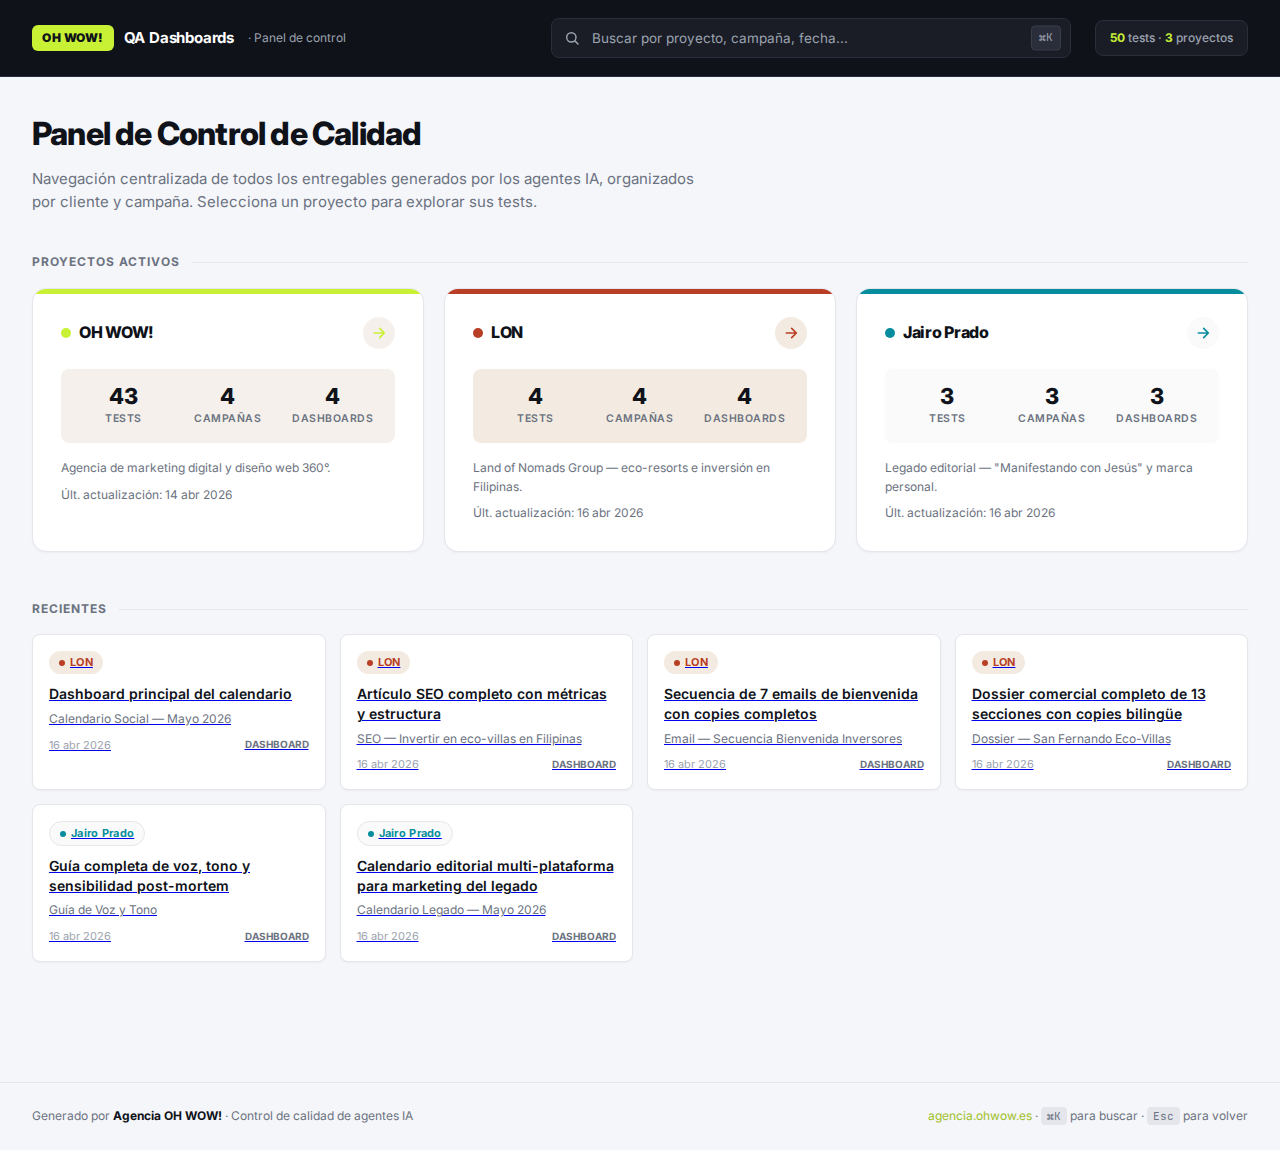
<file: index.html>
<!DOCTYPE html>
<html lang="es">
<head>
<meta charset="UTF-8">
<meta name="viewport" content="width=device-width, initial-scale=1.0">
<title>QA Dashboards — OH WOW! Agencia</title>
<meta name="description" content="Panel de control de calidad de los entregables IA por proyecto">
<link rel="preconnect" href="https://fonts.googleapis.com">
<link rel="preconnect" href="https://fonts.gstatic.com" crossorigin>
<link href="https://fonts.googleapis.com/css2?family=Inter:wght@400;500;600;700;800;900&family=JetBrains+Mono:wght@400;600&display=swap" rel="stylesheet">
<style>
:root {
  --bg:        #0f1219;
  --bg-soft:   #1a1d26;
  --bg-alt:    #f5f6fa;
  --card:      #ffffff;
  --border:    #e4e6ec;
  --border-dark: #2a2d3a;
  --text:      #0f1219;
  --text-muted:#6b7280;
  --text-dim:  #9ca3af;
  --accent:    #c8f135;
  --accent-dark: #a0c12a;
  --radius:    14px;
  --radius-sm: 8px;
  --shadow-sm: 0 1px 2px rgba(15,18,25,.04);
  --shadow:    0 4px 20px rgba(15,18,25,.08);
  --shadow-lg: 0 12px 40px rgba(15,18,25,.12);
  --transition: 0.2s cubic-bezier(0.4, 0, 0.2, 1);

  /* Project identities */
  --ohwow-bg:    #f5f0eb;
  --ohwow-accent:#c8f135;
  --ohwow-dark:  #1c1c1c;
  --ohwow-pink:  #e85d8a;

  --lon-bg:      #F3EBE1;
  --lon-accent:  #B83E25;
  --lon-beige:   #D9C8B1;
  --lon-peach:   #FFBC7D;

  --jairo-bg:    #fafafa;
  --jairo-accent:#068d9d;
  --jairo-purple:#3a3afe;
  --jairo-rose:  #e5446d;
}

* { box-sizing: border-box; margin: 0; padding: 0; }

html { scroll-behavior: smooth; }

body {
  font-family: 'Inter', -apple-system, BlinkMacSystemFont, 'Segoe UI', sans-serif;
  background: var(--bg-alt);
  color: var(--text);
  line-height: 1.55;
  -webkit-font-smoothing: antialiased;
  min-height: 100vh;
}

/* ── Sticky Header ─────────────────────────────── */
header.main-header {
  position: sticky;
  top: 0;
  z-index: 100;
  background: var(--bg);
  border-bottom: 1px solid var(--border-dark);
  backdrop-filter: blur(12px);
}

.header-inner {
  max-width: 1320px;
  margin: 0 auto;
  padding: 18px 32px;
  display: flex;
  align-items: center;
  gap: 24px;
}

.logo {
  display: flex;
  align-items: center;
  gap: 10px;
  cursor: pointer;
  user-select: none;
}

.logo-badge {
  background: var(--accent);
  color: var(--bg);
  padding: 4px 10px;
  border-radius: 6px;
  font-weight: 900;
  font-size: 12px;
  letter-spacing: 0.5px;
}

.logo-title {
  color: #fff;
  font-weight: 700;
  font-size: 15px;
  letter-spacing: -0.2px;
}

.logo-sub {
  color: var(--text-dim);
  font-size: 12px;
  margin-left: 4px;
}

/* Search bar */
.search-wrap {
  flex: 1;
  max-width: 520px;
  margin-left: auto;
  position: relative;
}

.search-input {
  width: 100%;
  padding: 11px 14px 11px 40px;
  background: var(--bg-soft);
  border: 1px solid var(--border-dark);
  border-radius: var(--radius-sm);
  color: #fff;
  font-family: inherit;
  font-size: 13.5px;
  outline: none;
  transition: var(--transition);
}

.search-input::placeholder { color: var(--text-dim); }

.search-input:focus {
  border-color: var(--accent);
  background: #1f2330;
}

.search-icon {
  position: absolute;
  left: 13px;
  top: 50%;
  transform: translateY(-50%);
  color: var(--text-dim);
  pointer-events: none;
}

.search-kbd {
  position: absolute;
  right: 10px;
  top: 50%;
  transform: translateY(-50%);
  background: #2a2d3a;
  color: var(--text-dim);
  font-family: 'JetBrains Mono', monospace;
  font-size: 11px;
  padding: 3px 7px;
  border-radius: 4px;
  border: 1px solid #3a3d4a;
  pointer-events: none;
}

.stats-pill {
  background: var(--bg-soft);
  color: var(--text-dim);
  padding: 8px 14px;
  border-radius: var(--radius-sm);
  font-size: 12px;
  font-weight: 500;
  white-space: nowrap;
  border: 1px solid var(--border-dark);
}

.stats-pill strong { color: var(--accent); font-weight: 700; }

/* ── Breadcrumb ────────────────────────────────── */
.breadcrumb {
  max-width: 1320px;
  margin: 0 auto;
  padding: 16px 32px 0;
  font-size: 13px;
  color: var(--text-muted);
  display: flex;
  align-items: center;
  gap: 8px;
  animation: fadeIn .3s ease;
}

.breadcrumb a {
  color: var(--text-muted);
  text-decoration: none;
  cursor: pointer;
  transition: color var(--transition);
}

.breadcrumb a:hover { color: var(--text); }

.breadcrumb .sep { color: var(--text-dim); }

.breadcrumb .current {
  color: var(--text);
  font-weight: 600;
}

/* ── Main Container ────────────────────────────── */
main {
  max-width: 1320px;
  margin: 0 auto;
  padding: 32px;
  min-height: calc(100vh - 70px);
}

/* ── View Transitions ──────────────────────────── */
.view {
  animation: fadeIn .35s cubic-bezier(0.4, 0, 0.2, 1);
}

@keyframes fadeIn {
  from { opacity: 0; transform: translateY(8px); }
  to   { opacity: 1; transform: translateY(0); }
}

@keyframes slideInLeft {
  from { opacity: 0; transform: translateX(-8px); }
  to   { opacity: 1; transform: translateX(0); }
}

/* ── Home View ─────────────────────────────────── */
.hero-section { margin-bottom: 40px; }

.hero-title {
  font-size: 32px;
  font-weight: 800;
  letter-spacing: -0.8px;
  margin-bottom: 8px;
  color: var(--text);
}

.hero-sub {
  font-size: 15px;
  color: var(--text-muted);
  max-width: 680px;
}

.section-label {
  display: flex;
  align-items: center;
  gap: 12px;
  margin-bottom: 16px;
  font-size: 12px;
  font-weight: 700;
  text-transform: uppercase;
  letter-spacing: 1px;
  color: var(--text-muted);
}

.section-label::after {
  content: '';
  flex: 1;
  height: 1px;
  background: var(--border);
}

/* ── Project Cards Grid ────────────────────────── */
.projects-grid {
  display: grid;
  grid-template-columns: repeat(auto-fit, minmax(320px, 1fr));
  gap: 20px;
  margin-bottom: 48px;
}

.project-card {
  position: relative;
  padding: 28px;
  border-radius: var(--radius);
  background: var(--card);
  border: 1px solid var(--border);
  cursor: pointer;
  overflow: hidden;
  transition: var(--transition);
  box-shadow: var(--shadow-sm);
}

.project-card::before {
  content: '';
  position: absolute;
  top: 0; left: 0; right: 0;
  height: 5px;
  background: var(--card-accent, var(--accent));
  transition: height var(--transition);
}

.project-card:hover {
  transform: translateY(-3px);
  box-shadow: var(--shadow-lg);
  border-color: var(--card-accent);
}

.project-card:hover::before { height: 8px; }

.project-card[data-proyecto="OHWOW"]         { --card-accent: var(--ohwow-accent); --card-bg: var(--ohwow-bg); }
.project-card[data-proyecto="LON"]           { --card-accent: var(--lon-accent); --card-bg: var(--lon-bg); }
.project-card[data-proyecto="JAIRO PRADO"]   { --card-accent: var(--jairo-accent); --card-bg: var(--jairo-bg); }

.project-card-header {
  display: flex;
  align-items: center;
  justify-content: space-between;
  margin-bottom: 20px;
}

.project-card-logo {
  display: inline-flex;
  align-items: center;
  gap: 8px;
  font-weight: 800;
  font-size: 16px;
  letter-spacing: -0.3px;
  color: var(--text);
}

.project-card-logo .dot {
  width: 10px;
  height: 10px;
  border-radius: 50%;
  background: var(--card-accent);
}

.project-card-arrow {
  width: 32px;
  height: 32px;
  border-radius: 50%;
  background: var(--card-bg);
  display: grid;
  place-items: center;
  color: var(--card-accent);
  transition: var(--transition);
}

.project-card:hover .project-card-arrow {
  background: var(--card-accent);
  color: #fff;
  transform: translateX(4px);
}

.project-card-stats {
  display: grid;
  grid-template-columns: repeat(3, 1fr);
  gap: 12px;
  margin-bottom: 16px;
  padding: 16px;
  background: var(--card-bg);
  border-radius: var(--radius-sm);
}

.stat {
  text-align: center;
}

.stat-value {
  font-size: 22px;
  font-weight: 800;
  color: var(--text);
  line-height: 1;
}

.stat-label {
  font-size: 10.5px;
  color: var(--text-muted);
  text-transform: uppercase;
  letter-spacing: 0.5px;
  margin-top: 4px;
  font-weight: 600;
}

.project-card-footer {
  display: flex;
  justify-content: space-between;
  align-items: center;
  font-size: 12px;
  color: var(--text-muted);
}

.project-card-footer .updated {
  display: flex;
  align-items: center;
  gap: 6px;
}

.dot-fresh {
  width: 6px;
  height: 6px;
  border-radius: 50%;
  background: #10b981;
  display: inline-block;
}

/* ── Recent & Quick access ─────────────────────── */
.recent-grid {
  display: grid;
  grid-template-columns: repeat(auto-fill, minmax(280px, 1fr));
  gap: 14px;
  margin-bottom: 40px;
}

.recent-card {
  background: var(--card);
  border: 1px solid var(--border);
  border-radius: var(--radius-sm);
  padding: 16px;
  cursor: pointer;
  transition: var(--transition);
  box-shadow: var(--shadow-sm);
}

.recent-card:hover {
  transform: translateY(-2px);
  box-shadow: var(--shadow);
}

.recent-card-meta {
  display: flex;
  align-items: center;
  gap: 8px;
  margin-bottom: 10px;
  flex-wrap: wrap;
}

.recent-card-title {
  font-size: 14px;
  font-weight: 600;
  color: var(--text);
  line-height: 1.4;
  margin-bottom: 6px;
}

.recent-card-campana {
  font-size: 12px;
  color: var(--text-muted);
}

.recent-card-date {
  font-size: 11px;
  color: var(--text-dim);
  margin-top: 8px;
  display: flex;
  justify-content: space-between;
  align-items: center;
}

/* ── Project View ──────────────────────────────── */
.project-hero {
  background: var(--p-bg, var(--card));
  border-radius: var(--radius);
  padding: 40px 32px;
  margin-bottom: 32px;
  position: relative;
  overflow: hidden;
  border: 1px solid var(--border);
}

.project-hero::before {
  content: '';
  position: absolute;
  top: 0; left: 0; right: 0;
  height: 6px;
  background: var(--p-accent, var(--accent));
}

.project-hero h2 {
  font-size: 32px;
  font-weight: 800;
  letter-spacing: -0.8px;
  color: var(--text);
  display: inline-flex;
  align-items: center;
  gap: 14px;
}

.project-hero h2 .accent-dot {
  width: 16px;
  height: 16px;
  border-radius: 50%;
  background: var(--p-accent, var(--accent));
}

.project-hero .sub {
  margin-top: 8px;
  color: var(--text-muted);
  font-size: 15px;
}

.project-hero-stats {
  display: flex;
  gap: 24px;
  margin-top: 20px;
  flex-wrap: wrap;
}

.project-hero-stat {
  font-size: 13px;
  color: var(--text-muted);
}

.project-hero-stat strong {
  color: var(--text);
  font-weight: 700;
  font-size: 15px;
}

/* ── Filters ───────────────────────────────────── */
.filters-bar {
  background: var(--card);
  border: 1px solid var(--border);
  border-radius: var(--radius);
  padding: 16px 20px;
  display: flex;
  gap: 20px;
  align-items: center;
  flex-wrap: wrap;
  margin-bottom: 24px;
  box-shadow: var(--shadow-sm);
}

.filter-group {
  display: flex;
  align-items: center;
  gap: 8px;
}

.filter-group-label {
  font-size: 12px;
  font-weight: 600;
  color: var(--text-muted);
  text-transform: uppercase;
  letter-spacing: 0.5px;
}

.filter-chip {
  padding: 6px 12px;
  border-radius: 20px;
  border: 1.5px solid var(--border);
  background: var(--card);
  cursor: pointer;
  font-size: 12.5px;
  font-weight: 500;
  color: var(--text-muted);
  transition: var(--transition);
  white-space: nowrap;
  user-select: none;
}

.filter-chip:hover {
  border-color: var(--text-muted);
  color: var(--text);
}

.filter-chip.active {
  background: var(--bg);
  border-color: var(--bg);
  color: #fff;
  font-weight: 600;
}

.filter-chip.active-ohwow    { background: var(--ohwow-accent); border-color: var(--ohwow-accent); color: var(--ohwow-dark); }
.filter-chip.active-lon      { background: var(--lon-accent); border-color: var(--lon-accent); color: #fff; }
.filter-chip.active-jairo    { background: var(--jairo-accent); border-color: var(--jairo-accent); color: #fff; }

.view-toggle {
  margin-left: auto;
  display: flex;
  gap: 2px;
  background: var(--bg-alt);
  padding: 3px;
  border-radius: var(--radius-sm);
}

.view-toggle button {
  background: transparent;
  border: none;
  padding: 6px 10px;
  cursor: pointer;
  border-radius: 6px;
  color: var(--text-muted);
  transition: var(--transition);
  display: grid;
  place-items: center;
}

.view-toggle button.active {
  background: var(--card);
  color: var(--text);
  box-shadow: var(--shadow-sm);
}

/* ── Campanas Accordion ────────────────────────── */
.campanas-list {
  display: flex;
  flex-direction: column;
  gap: 12px;
}

.campana-row {
  background: var(--card);
  border: 1px solid var(--border);
  border-radius: var(--radius);
  overflow: hidden;
  transition: var(--transition);
}

.campana-row:hover { border-color: #d1d5dd; }

.campana-header {
  padding: 18px 22px;
  display: flex;
  align-items: center;
  gap: 16px;
  cursor: pointer;
  user-select: none;
  transition: var(--transition);
}

.campana-header:hover { background: var(--bg-alt); }

.campana-chevron {
  width: 24px;
  height: 24px;
  display: grid;
  place-items: center;
  color: var(--text-muted);
  transition: transform var(--transition);
  flex-shrink: 0;
}

.campana-row.open .campana-chevron { transform: rotate(90deg); }

.campana-main {
  flex: 1;
  min-width: 0;
}

.campana-title {
  font-size: 15px;
  font-weight: 600;
  color: var(--text);
  display: flex;
  align-items: center;
  gap: 10px;
  flex-wrap: wrap;
}

.campana-meta {
  margin-top: 4px;
  display: flex;
  align-items: center;
  gap: 14px;
  font-size: 12px;
  color: var(--text-muted);
}

.campana-meta .dot-sep {
  color: var(--text-dim);
}

.campana-count-badge {
  background: var(--bg-alt);
  color: var(--text-muted);
  padding: 3px 10px;
  border-radius: 20px;
  font-size: 11.5px;
  font-weight: 600;
  white-space: nowrap;
}

.campana-body {
  max-height: 0;
  overflow: hidden;
  transition: max-height 0.35s cubic-bezier(0.4, 0, 0.2, 1);
}

.campana-row.open .campana-body { max-height: 2000px; }

.campana-body-inner {
  padding: 0 22px 20px;
  border-top: 1px solid var(--border);
}

/* ── Test Items ────────────────────────────────── */
.tests-grid {
  display: grid;
  grid-template-columns: repeat(auto-fill, minmax(320px, 1fr));
  gap: 10px;
  padding-top: 16px;
}

.test-item {
  display: flex;
  align-items: center;
  gap: 12px;
  padding: 12px 14px;
  border-radius: var(--radius-sm);
  background: var(--bg-alt);
  border: 1px solid transparent;
  transition: var(--transition);
  text-decoration: none;
  color: var(--text);
}

.test-item:hover {
  background: var(--card);
  border-color: var(--border);
  box-shadow: var(--shadow-sm);
}

.test-item-icon {
  width: 36px;
  height: 36px;
  border-radius: 8px;
  display: grid;
  place-items: center;
  flex-shrink: 0;
  font-size: 16px;
}

.test-item-icon.dashboard { background: #1a1d26; color: var(--accent); }
.test-item-icon.sketch    { background: #ede9fe; color: #5b21b6; }
.test-item-icon.imagen    { background: #d1fae5; color: #065f46; }

.test-item-main {
  flex: 1;
  min-width: 0;
}

.test-item-desc {
  font-size: 13.5px;
  font-weight: 500;
  color: var(--text);
  margin-bottom: 2px;
  white-space: nowrap;
  overflow: hidden;
  text-overflow: ellipsis;
}

.test-item-type {
  font-size: 11px;
  color: var(--text-muted);
  text-transform: uppercase;
  letter-spacing: 0.3px;
  font-weight: 600;
}

.test-item-open {
  color: var(--text-dim);
  transition: var(--transition);
  flex-shrink: 0;
}

.test-item:hover .test-item-open { color: var(--accent-dark); transform: translateX(2px); }

/* ── Proyecto badges ───────────────────────────── */
.badge-proyecto {
  display: inline-flex;
  align-items: center;
  gap: 5px;
  padding: 3px 10px;
  border-radius: 20px;
  font-size: 11px;
  font-weight: 700;
  letter-spacing: 0.3px;
}

.badge-proyecto::before {
  content: '';
  width: 6px;
  height: 6px;
  border-radius: 50%;
}

.badge-ohwow       { background: var(--ohwow-bg); color: var(--ohwow-dark); }
.badge-ohwow::before { background: var(--ohwow-accent); }

.badge-lon         { background: var(--lon-bg); color: var(--lon-accent); }
.badge-lon::before { background: var(--lon-accent); }

.badge-jairo-prado { background: var(--jairo-bg); color: var(--jairo-accent); border: 1px solid #e5e7eb; }
.badge-jairo-prado::before { background: var(--jairo-accent); }

.badge-new {
  background: #10b981;
  color: #fff;
  padding: 2px 8px;
  border-radius: 20px;
  font-size: 10px;
  font-weight: 700;
  text-transform: uppercase;
  letter-spacing: 0.5px;
}

/* ── Search Results ────────────────────────────── */
.search-results {
  display: grid;
  grid-template-columns: repeat(auto-fill, minmax(320px, 1fr));
  gap: 14px;
}

.search-highlight {
  background: var(--accent);
  color: var(--bg);
  padding: 1px 3px;
  border-radius: 3px;
  font-weight: 600;
}

/* ── Empty / Loading states ────────────────────── */
.state-empty {
  text-align: center;
  padding: 80px 20px;
  color: var(--text-muted);
}

.state-empty-icon {
  font-size: 48px;
  margin-bottom: 12px;
  opacity: 0.3;
}

.state-empty-title {
  font-size: 18px;
  font-weight: 600;
  color: var(--text);
  margin-bottom: 6px;
}

/* ── QA scorecard strip ────────────────────────── */
.qa-strip {
  display: inline-flex;
  align-items: center;
  gap: 6px;
  background: #f0fdf4;
  color: #166534;
  padding: 3px 9px;
  border-radius: 12px;
  font-size: 11px;
  font-weight: 700;
}

.qa-strip.warn  { background: #fef3c7; color: #92400e; }

/* ── Footer ────────────────────────────────────── */
footer {
  max-width: 1320px;
  margin: 48px auto 0;
  padding: 24px 32px;
  border-top: 1px solid var(--border);
  display: flex;
  justify-content: space-between;
  align-items: center;
  color: var(--text-muted);
  font-size: 12px;
  flex-wrap: wrap;
  gap: 12px;
}

footer a { color: var(--accent-dark); text-decoration: none; }
footer a:hover { text-decoration: underline; }

/* ── Responsive ────────────────────────────────── */
@media (max-width: 768px) {
  .header-inner { padding: 12px 16px; gap: 10px; flex-wrap: wrap; }
  .logo-sub { display: none; }
  .search-wrap { max-width: none; width: 100%; order: 3; }
  .search-kbd { display: none; }
  .stats-pill { font-size: 11px; padding: 6px 10px; }
  main { padding: 20px 16px; }
  .hero-title { font-size: 24px; }
  .project-hero { padding: 28px 20px; }
  .project-hero h2 { font-size: 24px; }
  .filters-bar { padding: 12px; gap: 12px; }
  .view-toggle { display: none; }
  .tests-grid { grid-template-columns: 1fr; }
}

/* ── Accessibility ─────────────────────────────── */
*:focus-visible {
  outline: 2px solid var(--accent);
  outline-offset: 2px;
  border-radius: 4px;
}

.sr-only {
  position: absolute;
  width: 1px; height: 1px;
  padding: 0; margin: -1px;
  overflow: hidden; clip: rect(0,0,0,0);
  border: 0;
}

.kbd-hint {
  font-family: 'JetBrains Mono', monospace;
  font-size: 11px;
  background: var(--border);
  padding: 2px 6px;
  border-radius: 4px;
  color: var(--text-muted);
}
</style>
</head>
<body>

<header class="main-header">
  <div class="header-inner">
    <div class="logo" onclick="navigateTo('')">
      <span class="logo-badge">OH WOW!</span>
      <span class="logo-title">QA Dashboards</span>
      <span class="logo-sub">· Panel de control</span>
    </div>

    <div class="search-wrap">
      <label for="search" class="sr-only">Buscar</label>
      <svg class="search-icon" width="16" height="16" viewBox="0 0 24 24" fill="none" stroke="currentColor" stroke-width="2.2" stroke-linecap="round" stroke-linejoin="round"><circle cx="11" cy="11" r="7"/><path d="m21 21-4.3-4.3"/></svg>
      <input id="search" type="search" class="search-input" placeholder="Buscar por proyecto, campaña, fecha..." autocomplete="off">
      <span class="search-kbd">⌘K</span>
    </div>

    <div class="stats-pill" id="stats-pill">
      <strong id="total-tests">—</strong> tests · <strong id="total-projects">3</strong> proyectos
    </div>
  </div>
</header>

<nav class="breadcrumb" id="breadcrumb" aria-label="Breadcrumb" style="display:none;"></nav>

<main>
  <div id="app-view"></div>
</main>

<footer>
  <div>
    Generado por <strong style="color:var(--text);">Agencia OH WOW!</strong> · Control de calidad de agentes IA
  </div>
  <div>
    <a href="https://agencia.ohwow.es" target="_blank" rel="noopener">agencia.ohwow.es</a>
    ·
    <span class="kbd-hint">⌘K</span> para buscar
    ·
    <span class="kbd-hint">Esc</span> para volver
  </div>
</footer>

<script src="tests.js"></script>
<script>
// ═══════════════════════════════════════════════════════════════
// Data layer
// ═══════════════════════════════════════════════════════════════
const PROJECT_META = {
  'OHWOW':       { slug: 'ohwow',       label: 'OH WOW!',      description: 'Agencia de marketing digital y diseño web 360°.',         badgeClass: 'badge-ohwow',       filterClass: 'active-ohwow',  cssVars: '--p-bg:var(--ohwow-bg); --p-accent:var(--ohwow-accent);' },
  'LON':         { slug: 'lon',         label: 'LON',          description: 'Land of Nomads Group — eco-resorts e inversión en Filipinas.', badgeClass: 'badge-lon',         filterClass: 'active-lon',    cssVars: '--p-bg:var(--lon-bg); --p-accent:var(--lon-accent);' },
  'JAIRO PRADO': { slug: 'jairo-prado', label: 'Jairo Prado',  description: 'Legado editorial — "Manifestando con Jesús" y marca personal.', badgeClass: 'badge-jairo-prado', filterClass: 'active-jairo',  cssVars: '--p-bg:var(--jairo-bg); --p-accent:var(--jairo-accent);' }
};

const TIPO_META = {
  dashboard: { label: 'Dashboard',   icon: '▦', iconClass: 'dashboard' },
  sketch:    { label: 'Sketch',      icon: '◱', iconClass: 'sketch'    },
  imagen:    { label: 'Imagen',      icon: '▨', iconClass: 'imagen'    }
};

const TESTS = (typeof window.QA_TESTS !== 'undefined') ? window.QA_TESTS : [];

// Enrich tests: parse date, mark "new" (<14 days)
const NOW = new Date();
TESTS.forEach(t => {
  t._date = new Date(t.fecha);
  const daysDiff = (NOW - t._date) / (1000 * 60 * 60 * 24);
  t._isNew = daysDiff <= 14;
});

// Sort by date desc
TESTS.sort((a, b) => b._date - a._date);

// Update header stats
document.getElementById('total-tests').textContent = TESTS.length;

// ═══════════════════════════════════════════════════════════════
// Router (hash-based)
// ═══════════════════════════════════════════════════════════════
let state = {
  view: 'home',         // 'home' | 'project' | 'search'
  projectSlug: null,
  searchQuery: '',
  filterTipo: new Set(),   // 'dashboard' | 'sketch' | 'imagen'
  openCampanas: new Set()  // campana_ids abiertos
};

function navigateTo(path, push = true) {
  const hash = path ? `#/${path}` : '#/';
  if (push) history.pushState(null, '', hash);

  // Parse
  state.view = 'home';
  state.projectSlug = null;
  state.searchQuery = '';

  const parts = path.split('/').filter(Boolean);
  if (parts[0] === 'p' && parts[1]) {
    state.view = 'project';
    state.projectSlug = parts[1];
  } else if (parts[0] === 'search') {
    state.view = 'search';
  }

  render();
}

function handleHashChange() {
  const hash = location.hash.replace(/^#\/?/, '');
  navigateTo(hash, false);
}

window.addEventListener('popstate', handleHashChange);

// ═══════════════════════════════════════════════════════════════
// Helpers
// ═══════════════════════════════════════════════════════════════
function escapeHtml(str) {
  const div = document.createElement('div');
  div.textContent = str;
  return div.innerHTML;
}

function highlight(text, query) {
  if (!query) return escapeHtml(text);
  const safe = escapeHtml(text);
  const q = query.replace(/[.*+?^${}()|[\]\\]/g, '\\$&');
  return safe.replace(new RegExp(`(${q})`, 'gi'), '<span class="search-highlight">$1</span>');
}

function formatDate(date) {
  const month = ['ene','feb','mar','abr','may','jun','jul','ago','sep','oct','nov','dic'];
  return `${date.getDate()} ${month[date.getMonth()]} ${date.getFullYear()}`;
}

function relativeTime(date) {
  const days = Math.floor((NOW - date) / (1000 * 60 * 60 * 24));
  if (days === 0) return 'hoy';
  if (days === 1) return 'ayer';
  if (days < 7) return `hace ${days} días`;
  if (days < 30) return `hace ${Math.floor(days / 7)} sem`;
  return formatDate(date);
}

function getProjectMeta(proyecto) {
  return PROJECT_META[proyecto] || { slug: proyecto.toLowerCase(), label: proyecto, badgeClass: '', filterClass: '', cssVars: '' };
}

function getProjectBySlug(slug) {
  return Object.entries(PROJECT_META).find(([_, m]) => m.slug === slug);
}

function groupByCampana(tests) {
  const map = new Map();
  tests.forEach(t => {
    if (!map.has(t.campana_id)) {
      map.set(t.campana_id, {
        campana: t.campana,
        proyecto: t.proyecto,
        items: [],
        latestDate: t._date,
        hasNew: t._isNew
      });
    }
    const g = map.get(t.campana_id);
    g.items.push(t);
    if (t._date > g.latestDate) g.latestDate = t._date;
    if (t._isNew) g.hasNew = true;
  });
  // sort by latestDate desc
  return Array.from(map.entries())
    .sort((a, b) => b[1].latestDate - a[1].latestDate);
}

// ═══════════════════════════════════════════════════════════════
// Views
// ═══════════════════════════════════════════════════════════════
function renderBreadcrumb(items) {
  const el = document.getElementById('breadcrumb');
  if (!items || !items.length) {
    el.style.display = 'none';
    el.innerHTML = '';
    return;
  }
  el.style.display = 'flex';
  el.innerHTML = items.map((item, i) => {
    if (i === items.length - 1) {
      return `<span class="current">${escapeHtml(item.label)}</span>`;
    }
    return `<a onclick="navigateTo('${item.path || ''}')">${escapeHtml(item.label)}</a><span class="sep">›</span>`;
  }).join('');
}

function renderHome() {
  renderBreadcrumb([]);

  const byProject = {};
  TESTS.forEach(t => {
    if (!byProject[t.proyecto]) byProject[t.proyecto] = [];
    byProject[t.proyecto].push(t);
  });

  const projectCards = Object.entries(PROJECT_META).map(([key, meta]) => {
    const tests = byProject[key] || [];
    if (!tests.length) return '';
    const dashboards = tests.filter(t => t.tipo === 'dashboard').length;
    const campanas = new Set(tests.map(t => t.campana_id)).size;
    const lastDate = tests.reduce((max, t) => t._date > max ? t._date : max, new Date(0));
    const hasFresh = tests.some(t => t._isNew);

    return `
      <div class="project-card" data-proyecto="${key}" onclick="navigateTo('p/${meta.slug}')" role="button" tabindex="0" aria-label="Ver tests de ${meta.label}">
        <div class="project-card-header">
          <span class="project-card-logo">
            <span class="dot"></span>
            ${escapeHtml(meta.label)}
          </span>
          <span class="project-card-arrow">
            <svg width="16" height="16" viewBox="0 0 24 24" fill="none" stroke="currentColor" stroke-width="2.5" stroke-linecap="round" stroke-linejoin="round"><path d="M5 12h14M13 5l7 7-7 7"/></svg>
          </span>
        </div>
        <div class="project-card-stats">
          <div class="stat">
            <div class="stat-value">${tests.length}</div>
            <div class="stat-label">Tests</div>
          </div>
          <div class="stat">
            <div class="stat-value">${campanas}</div>
            <div class="stat-label">Campañas</div>
          </div>
          <div class="stat">
            <div class="stat-value">${dashboards}</div>
            <div class="stat-label">Dashboards</div>
          </div>
        </div>
        <div class="project-card-footer">
          <span>${escapeHtml(meta.description)}</span>
        </div>
        <div class="project-card-footer" style="margin-top:8px;">
          <span class="updated">
            ${hasFresh ? '<span class="dot-fresh" title="Actualizado recientemente"></span>' : ''}
            Últ. actualización: ${relativeTime(lastDate)}
          </span>
        </div>
      </div>
    `;
  }).join('');

  const recentTests = TESTS.slice(0, 6);
  const recentCards = recentTests.map(t => {
    const meta = getProjectMeta(t.proyecto);
    const tipoMeta = TIPO_META[t.tipo] || { label: t.tipo };
    return `
      <a class="recent-card" href="${t.archivo}" target="_blank" rel="noopener" aria-label="Abrir ${escapeHtml(t.descripcion)}">
        <div class="recent-card-meta">
          <span class="badge-proyecto ${meta.badgeClass}">${escapeHtml(meta.label)}</span>
          ${t._isNew ? '<span class="badge-new">Nuevo</span>' : ''}
        </div>
        <div class="recent-card-title">${escapeHtml(t.descripcion)}</div>
        <div class="recent-card-campana">${escapeHtml(t.campana)}</div>
        <div class="recent-card-date">
          <span>${formatDate(t._date)}</span>
          <span style="text-transform:uppercase;font-size:10px;font-weight:700;color:var(--text-muted);">${tipoMeta.label}</span>
        </div>
      </a>
    `;
  }).join('');

  document.getElementById('app-view').innerHTML = `
    <div class="view">
      <div class="hero-section">
        <h1 class="hero-title">Panel de Control de Calidad</h1>
        <p class="hero-sub">Navegación centralizada de todos los entregables generados por los agentes IA, organizados por cliente y campaña. Selecciona un proyecto para explorar sus tests.</p>
      </div>

      <div class="section-label">Proyectos activos</div>
      <div class="projects-grid">
        ${projectCards}
      </div>

      <div class="section-label">Recientes</div>
      <div class="recent-grid">
        ${recentCards || '<p style="color:var(--text-muted);">Sin tests recientes.</p>'}
      </div>
    </div>
  `;
}

function renderProject() {
  const entry = getProjectBySlug(state.projectSlug);
  if (!entry) { renderHome(); return; }
  const [projectKey, meta] = entry;

  renderBreadcrumb([
    { label: 'Inicio', path: '' },
    { label: meta.label }
  ]);

  let tests = TESTS.filter(t => t.proyecto === projectKey);

  // Apply type filters
  if (state.filterTipo.size > 0) {
    tests = tests.filter(t => state.filterTipo.has(t.tipo));
  }

  const campanas = groupByCampana(tests);

  // Open first campana by default if nothing is open
  if (campanas.length > 0 && state.openCampanas.size === 0) {
    state.openCampanas.add(campanas[0][0]);
  }

  const filterChips = Object.entries(TIPO_META).map(([tipo, m]) => {
    const active = state.filterTipo.has(tipo);
    return `<button class="filter-chip ${active ? 'active' : ''}" onclick="toggleFilter('${tipo}')" aria-pressed="${active}">${m.label}</button>`;
  }).join('');

  const tipoStats = {
    dashboard: tests.filter(t => t.tipo === 'dashboard').length,
    sketch:    tests.filter(t => t.tipo === 'sketch').length,
    imagen:    tests.filter(t => t.tipo === 'imagen').length
  };

  const allTests = TESTS.filter(t => t.proyecto === projectKey);
  const latest = allTests.length ? allTests.reduce((max, t) => t._date > max ? t._date : max, new Date(0)) : null;

  const campanasHtml = campanas.length ? campanas.map(([id, group]) => {
    const isOpen = state.openCampanas.has(id);
    const itemsHtml = group.items.map(t => {
      const tipoMeta = TIPO_META[t.tipo] || { label: t.tipo, iconClass: '' };
      return `
        <a class="test-item" href="${t.archivo}" target="_blank" rel="noopener" aria-label="Abrir ${escapeHtml(t.descripcion)}">
          <div class="test-item-icon ${tipoMeta.iconClass}">${tipoMeta.icon}</div>
          <div class="test-item-main">
            <div class="test-item-desc">${escapeHtml(t.descripcion)}</div>
            <div class="test-item-type">${tipoMeta.label} · ${formatDate(t._date)}</div>
          </div>
          ${t._isNew ? '<span class="badge-new" style="margin-right:6px;">Nuevo</span>' : ''}
          <span class="test-item-open">
            <svg width="16" height="16" viewBox="0 0 24 24" fill="none" stroke="currentColor" stroke-width="2" stroke-linecap="round" stroke-linejoin="round"><path d="M7 17L17 7M7 7h10v10"/></svg>
          </span>
        </a>
      `;
    }).join('');

    return `
      <div class="campana-row ${isOpen ? 'open' : ''}" data-campana="${id}">
        <div class="campana-header" onclick="toggleCampana('${id}')" role="button" tabindex="0" aria-expanded="${isOpen}">
          <span class="campana-chevron">
            <svg width="18" height="18" viewBox="0 0 24 24" fill="none" stroke="currentColor" stroke-width="2.5" stroke-linecap="round" stroke-linejoin="round"><path d="m9 18 6-6-6-6"/></svg>
          </span>
          <div class="campana-main">
            <div class="campana-title">
              ${escapeHtml(group.campana)}
              ${group.hasNew ? '<span class="badge-new">Nuevo</span>' : ''}
            </div>
            <div class="campana-meta">
              <span>${group.items.length} archivo${group.items.length !== 1 ? 's' : ''}</span>
              <span class="dot-sep">·</span>
              <span>${relativeTime(group.latestDate)}</span>
            </div>
          </div>
          <span class="campana-count-badge">${group.items.length}</span>
        </div>
        <div class="campana-body">
          <div class="campana-body-inner">
            <div class="tests-grid">${itemsHtml}</div>
          </div>
        </div>
      </div>
    `;
  }).join('') : `
    <div class="state-empty">
      <div class="state-empty-icon">🔍</div>
      <div class="state-empty-title">Sin resultados</div>
      <p>No hay tests que coincidan con los filtros seleccionados.</p>
    </div>
  `;

  document.getElementById('app-view').innerHTML = `
    <div class="view" style="${meta.cssVars}">
      <div class="project-hero">
        <h2>
          <span class="accent-dot"></span>
          ${escapeHtml(meta.label)}
        </h2>
        <p class="sub">${escapeHtml(meta.description)}</p>
        <div class="project-hero-stats">
          <span class="project-hero-stat"><strong>${allTests.length}</strong> tests totales</span>
          <span class="project-hero-stat"><strong>${new Set(allTests.map(t => t.campana_id)).size}</strong> campañas</span>
          <span class="project-hero-stat"><strong>${tipoStats.dashboard}</strong> dashboards · <strong>${tipoStats.sketch}</strong> sketches · <strong>${tipoStats.imagen}</strong> imágenes</span>
          ${latest ? `<span class="project-hero-stat">Últ.: <strong>${relativeTime(latest)}</strong></span>` : ''}
        </div>
      </div>

      <div class="filters-bar">
        <div class="filter-group">
          <span class="filter-group-label">Tipo</span>
          ${filterChips}
          ${state.filterTipo.size > 0 ? '<button class="filter-chip" onclick="clearFilters()" style="color:var(--text-dim);">Limpiar</button>' : ''}
        </div>
      </div>

      <div class="campanas-list">
        ${campanasHtml}
      </div>
    </div>
  `;
}

function renderSearch() {
  const q = state.searchQuery.trim().toLowerCase();
  renderBreadcrumb([
    { label: 'Inicio', path: '' },
    { label: `Búsqueda: "${state.searchQuery}"` }
  ]);

  if (!q) {
    renderHome();
    return;
  }

  const results = TESTS.filter(t => {
    const haystack = `${t.proyecto} ${t.campana} ${t.descripcion} ${t.tipo} ${t.fecha}`.toLowerCase();
    return haystack.includes(q);
  });

  const cardsHtml = results.length ? results.map(t => {
    const meta = getProjectMeta(t.proyecto);
    const tipoMeta = TIPO_META[t.tipo] || { label: t.tipo };
    return `
      <a class="recent-card" href="${t.archivo}" target="_blank" rel="noopener">
        <div class="recent-card-meta">
          <span class="badge-proyecto ${meta.badgeClass}">${escapeHtml(meta.label)}</span>
          ${t._isNew ? '<span class="badge-new">Nuevo</span>' : ''}
        </div>
        <div class="recent-card-title">${highlight(t.descripcion, state.searchQuery)}</div>
        <div class="recent-card-campana">${highlight(t.campana, state.searchQuery)}</div>
        <div class="recent-card-date">
          <span>${formatDate(t._date)}</span>
          <span style="text-transform:uppercase;font-size:10px;font-weight:700;color:var(--text-muted);">${tipoMeta.label}</span>
        </div>
      </a>
    `;
  }).join('') : `
    <div class="state-empty">
      <div class="state-empty-icon">🔍</div>
      <div class="state-empty-title">Sin resultados para "${escapeHtml(state.searchQuery)}"</div>
      <p>Prueba con otra búsqueda o explora los proyectos desde la página principal.</p>
    </div>
  `;

  document.getElementById('app-view').innerHTML = `
    <div class="view">
      <div class="hero-section">
        <h1 class="hero-title">Resultados: "${escapeHtml(state.searchQuery)}"</h1>
        <p class="hero-sub">${results.length} resultado${results.length !== 1 ? 's' : ''}</p>
      </div>
      <div class="search-results">${cardsHtml}</div>
    </div>
  `;
}

function render() {
  window.scrollTo({ top: 0, behavior: 'smooth' });
  if (state.view === 'project')     renderProject();
  else if (state.view === 'search') renderSearch();
  else                               renderHome();
}

// ═══════════════════════════════════════════════════════════════
// Interactions
// ═══════════════════════════════════════════════════════════════
function toggleCampana(id) {
  if (state.openCampanas.has(id)) {
    state.openCampanas.delete(id);
  } else {
    state.openCampanas.add(id);
  }
  // Update DOM without full re-render for smoothness
  const row = document.querySelector(`[data-campana="${CSS.escape(id)}"]`);
  if (row) row.classList.toggle('open');
}

function toggleFilter(tipo) {
  if (state.filterTipo.has(tipo)) state.filterTipo.delete(tipo);
  else state.filterTipo.add(tipo);
  render();
}

function clearFilters() {
  state.filterTipo.clear();
  render();
}

// ═══════════════════════════════════════════════════════════════
// Search
// ═══════════════════════════════════════════════════════════════
const searchInput = document.getElementById('search');
let searchTimer = null;

searchInput.addEventListener('input', e => {
  clearTimeout(searchTimer);
  const q = e.target.value.trim();
  searchTimer = setTimeout(() => {
    if (q) {
      state.view = 'search';
      state.searchQuery = q;
      history.replaceState(null, '', `#/search?q=${encodeURIComponent(q)}`);
      render();
    } else {
      navigateTo('');
    }
  }, 180);
});

// Keyboard shortcuts
document.addEventListener('keydown', e => {
  // ⌘K or Ctrl+K to focus search
  if ((e.metaKey || e.ctrlKey) && e.key.toLowerCase() === 'k') {
    e.preventDefault();
    searchInput.focus();
    searchInput.select();
  }
  // Esc to clear search / go home
  if (e.key === 'Escape') {
    if (document.activeElement === searchInput) {
      searchInput.value = '';
      searchInput.blur();
      navigateTo('');
    } else if (state.view !== 'home') {
      navigateTo('');
    }
  }
});

// ═══════════════════════════════════════════════════════════════
// Init
// ═══════════════════════════════════════════════════════════════
handleHashChange();
</script>

</body>
</html>
</file>
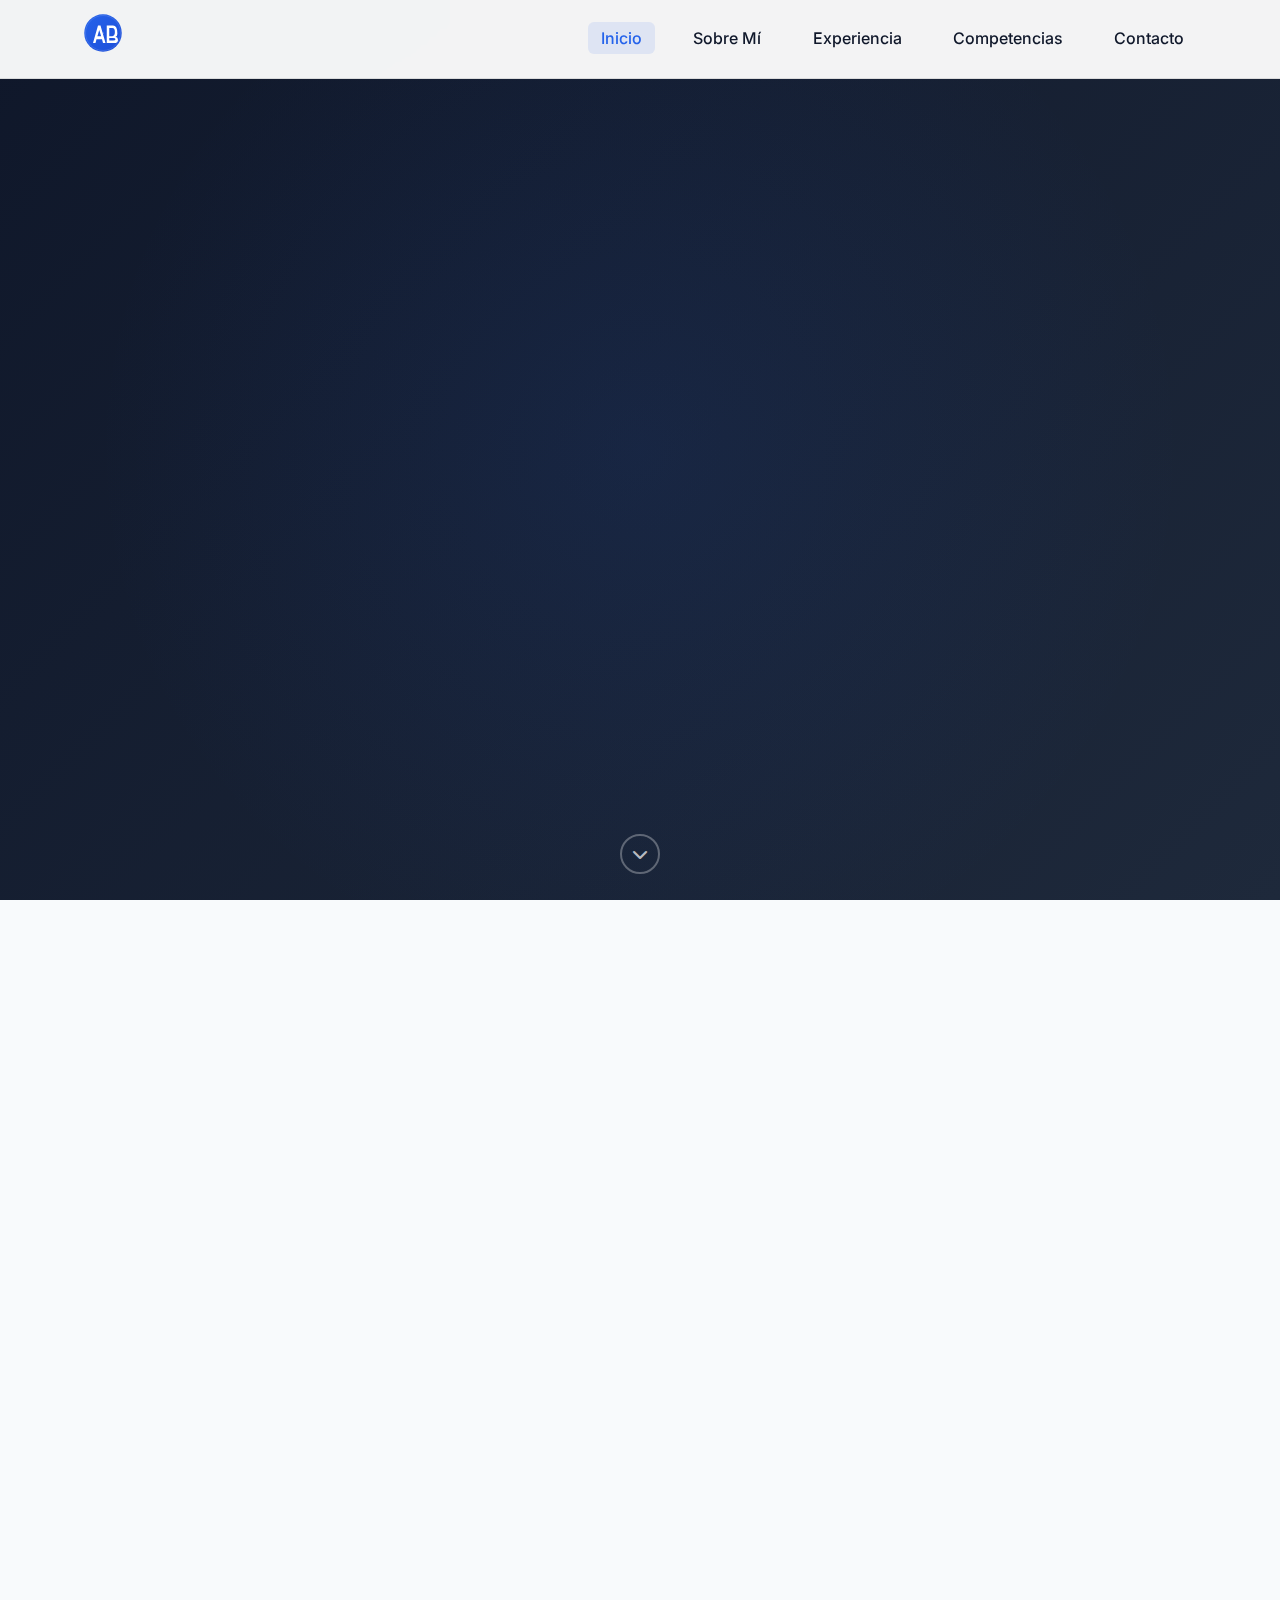
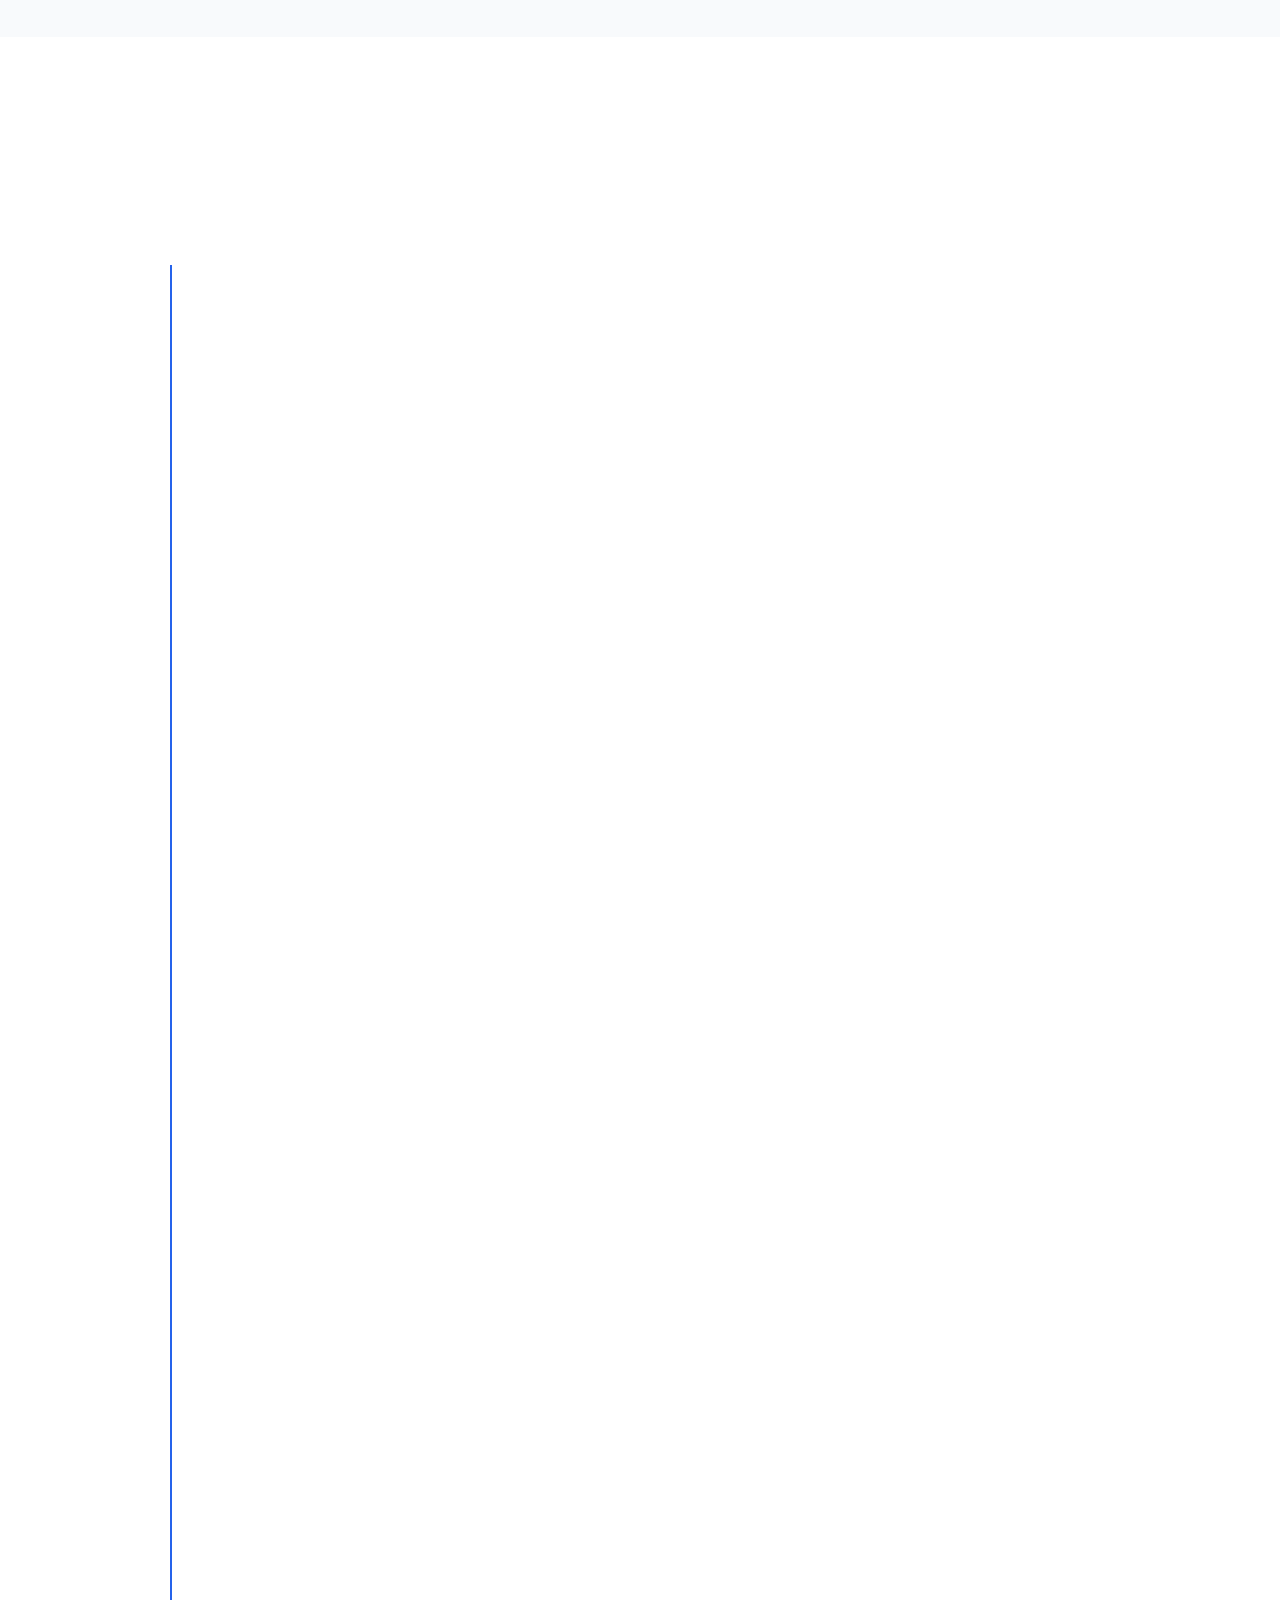
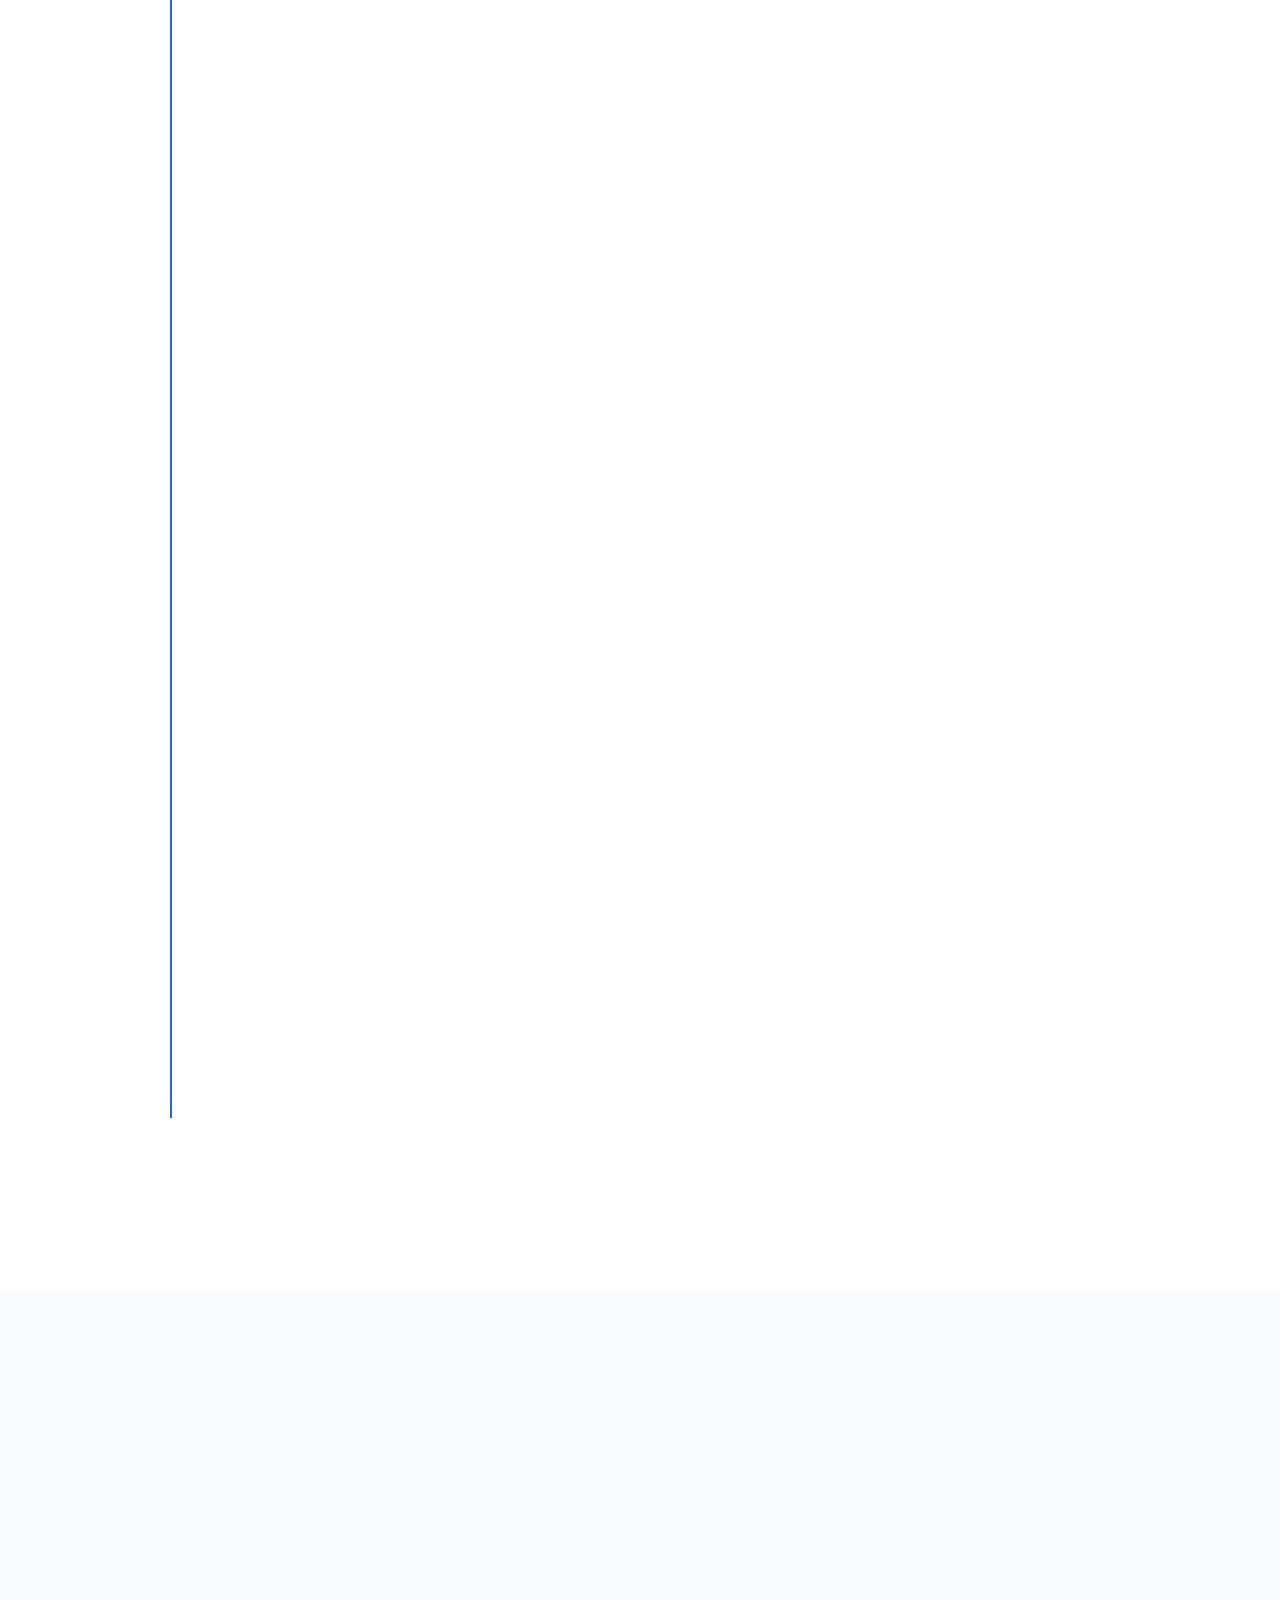
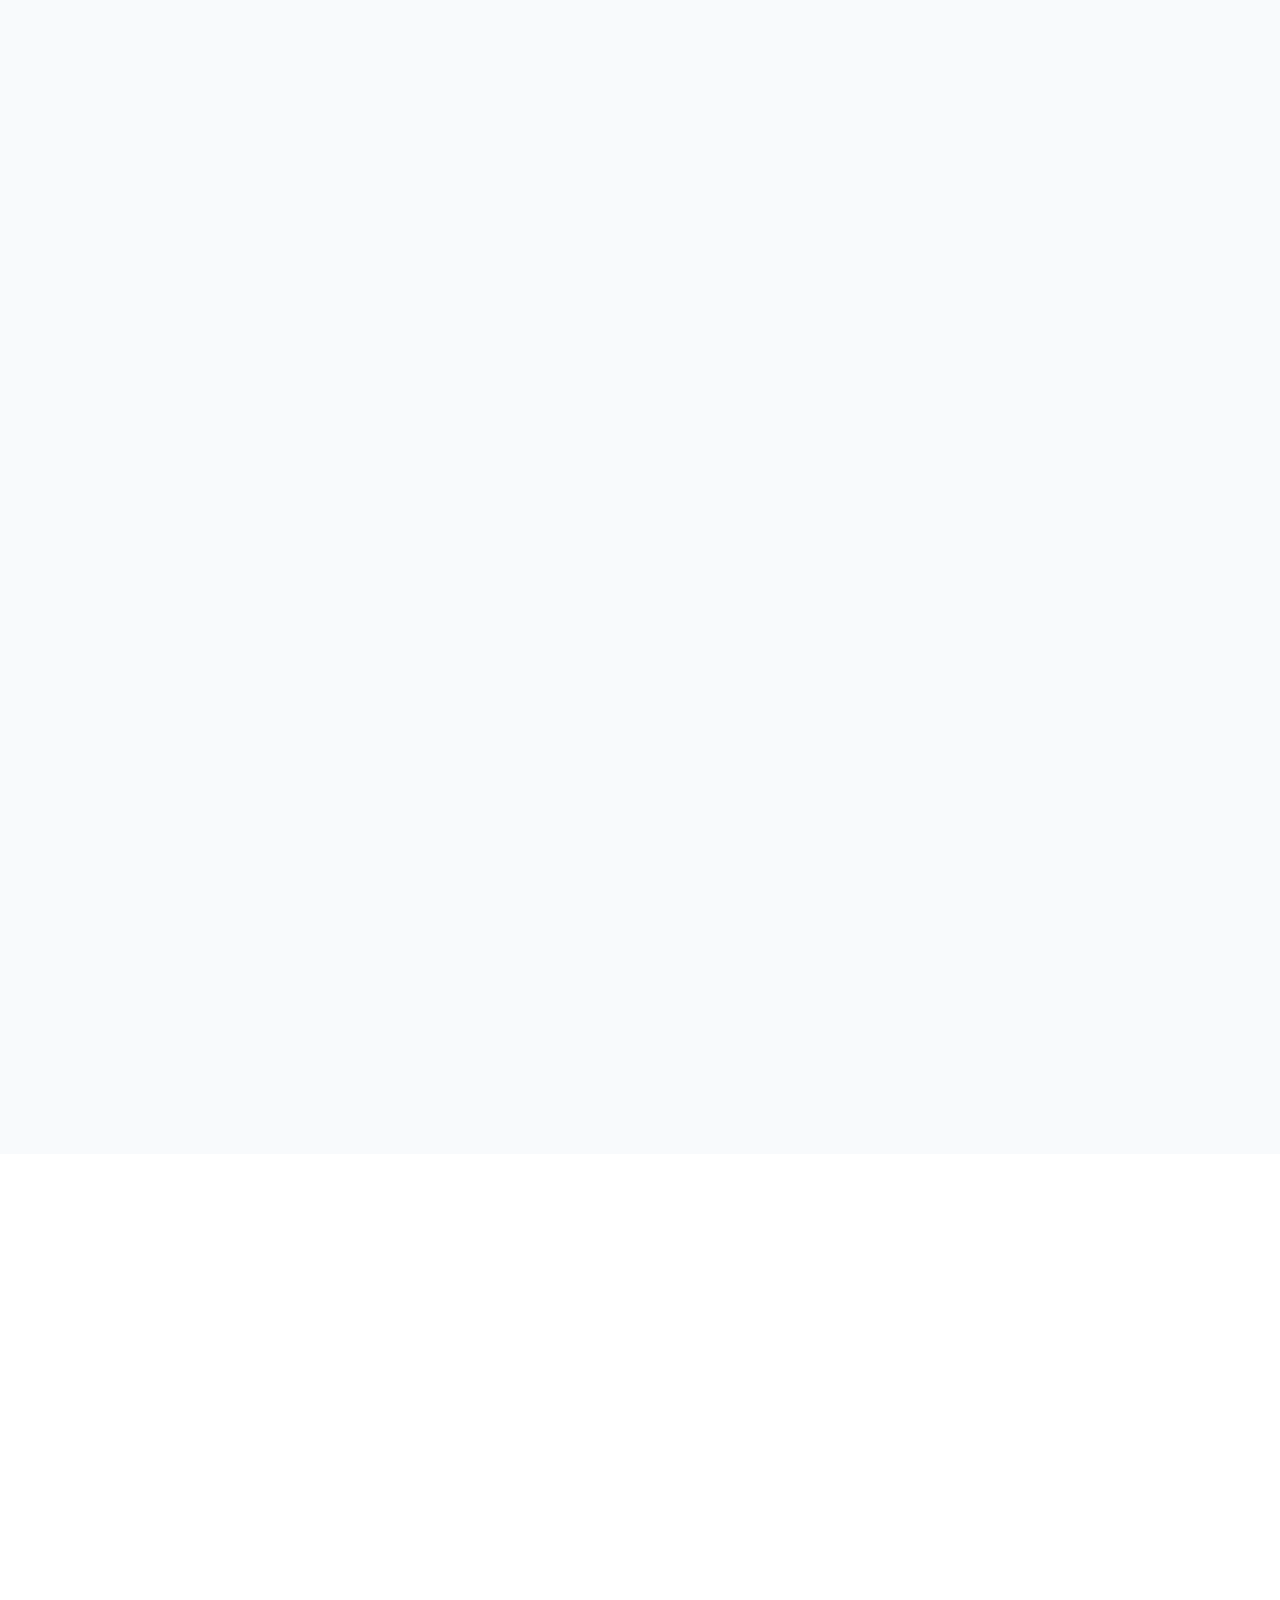
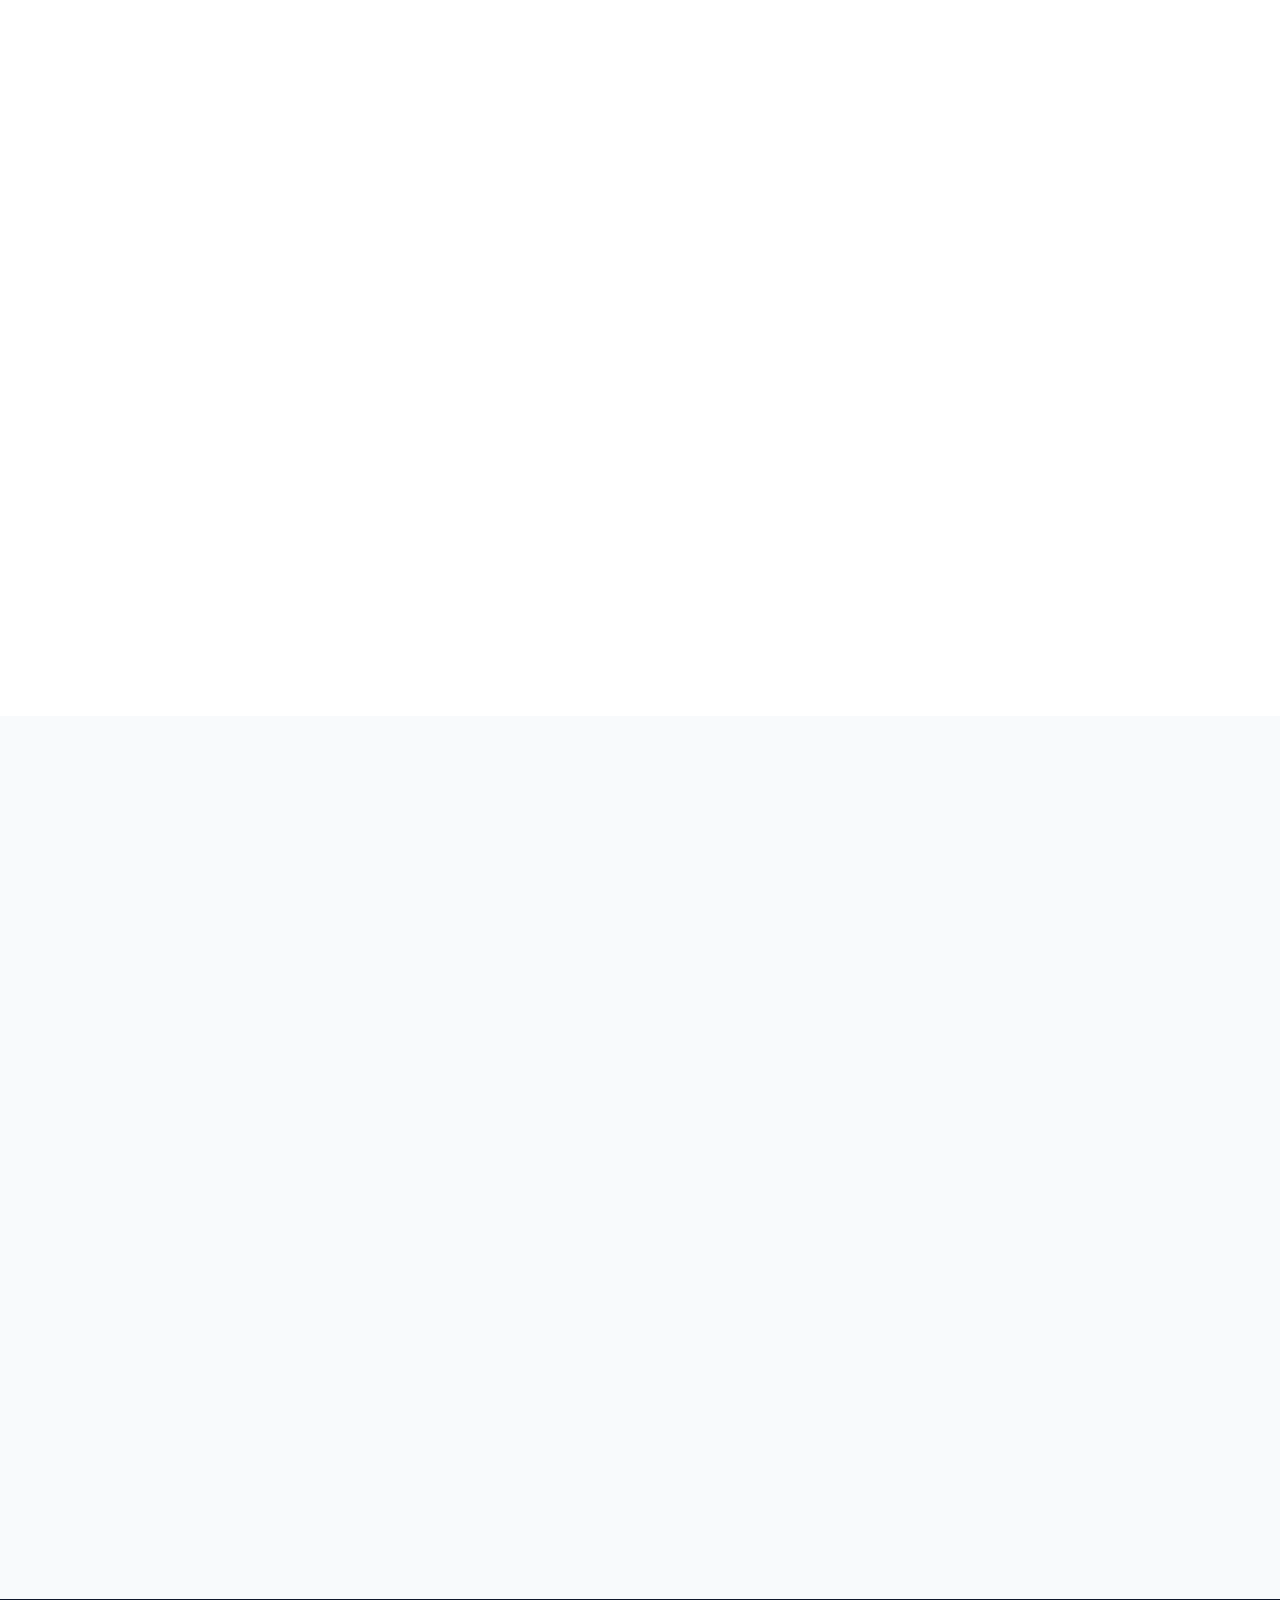
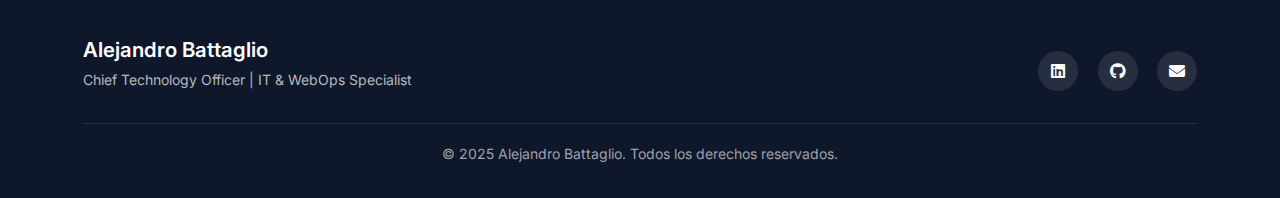
<file: alejandro/index.html>
<!DOCTYPE html>
<html lang="es">

<head>
    <meta charset="UTF-8">
    <meta name="viewport" content="width=device-width, initial-scale=1.0">
    <meta name="description"
        content="Alejandro Battaglio Quintana - Chief Technology Officer (CTO) | IT & WebOps Specialist | UX/UI & Digital Systems">
    <meta name="keywords" content="CTO, IT Operations, WebOps, Frontend Development, UX/UI, Digital Systems, Madrid">
    <meta name="author" content="Alejandro Battaglio Quintana">

    <!-- Open Graph Meta Tags -->
    <meta property="og:title" content="Alejandro Battaglio - CTO & IT Specialist">
    <meta property="og:description"
        content="Chief Technology Officer especializado en IT Operations, WebOps y Desarrollo Frontend con experiencia internacional">
    <meta property="og:type" content="website">
    <meta property="og:url" content="https://alebattaquin.github.io">

    <!-- Twitter Card Meta Tags -->
    <meta name="twitter:card" content="summary_large_image">
    <meta name="twitter:title" content="Alejandro Battaglio - CTO & IT Specialist">
    <meta name="twitter:description"
        content="Chief Technology Officer especializado en IT Operations, WebOps y Desarrollo Frontend">

    <title>Alejandro Battaglio - Chief Technology Officer</title>

    <!-- Favicon -->
    <link rel="icon" type="image/svg+xml" href="favicon.svg">
    <link rel="icon" type="image/x-icon" href="favicon.ico">
    <link rel="apple-touch-icon" sizes="180x180" href="apple-touch-icon.png">

    <!-- Google Fonts -->
    <link href="https://fonts.googleapis.com/css2?family=Inter:wght@300;400;500;600;700&display=swap" rel="stylesheet">

    <!-- Font Awesome -->
    <link rel="stylesheet" href="https://cdnjs.cloudflare.com/ajax/libs/font-awesome/6.4.0/css/all.min.css">

    <!-- AOS (Animate On Scroll) -->
    <link href="https://unpkg.com/aos@2.3.1/dist/aos.css" rel="stylesheet">

    <!-- CSS -->
    <link rel="stylesheet" href="../assets/css/cv-root.css">
    <link rel="stylesheet" href="../assets/css/cv-styles.css">
</head>

<body>
    <!-- Navigation -->
    <nav class="navbar" id="navbar">
        <div class="navbar__container">
            <!-- Logo -->
            <div class="navbar__logo">
                <a href="#home" class="navbar__logo-link">
                    <svg xmlns="http://www.w3.org/2000/svg" viewBox="0 0 32 32" width="40" height="40">
                        <defs>
                            <linearGradient id="navGradient" x1="0%" y1="0%" x2="100%" y2="100%">
                                <stop offset="0%" style="stop-color:#2563eb" />
                                <stop offset="100%" style="stop-color:#1d4ed8" />
                            </linearGradient>
                        </defs>
                        <circle cx="16" cy="16" r="15" fill="url(#navGradient)" />
                        <circle cx="16" cy="16" r="14" fill="none" stroke="rgba(255,255,255,0.2)" stroke-width="0.5" />
                        <path
                            d="M 8 24 L 12 10 L 14 10 L 18 24 L 16 24 L 15.2 21 L 10.8 21 L 10 24 Z M 11.5 18.5 L 14.5 18.5 L 13 13.5 Z"
                            fill="white" font-weight="bold" />
                        <path
                            d="M 19 10 L 19 24 L 25 24 Q 28 24 28 21.5 Q 28 19.5 26 19 Q 27.5 18.5 27.5 16.5 Q 27.5 10 24 10 Z M 21 18.5 L 21 12 L 23.5 12 Q 25.5 12 25.5 15.25 Q 25.5 18.5 23.5 18.5 Z M 21 22 L 21 20 L 24 20 Q 26 20 26 21 Q 26 22 24 22 Z"
                            fill="white" font-weight="bold" />
                        <circle cx="16" cy="16" r="0.5" fill="rgba(255,255,255,0.6)" />
                    </svg>
                </a>
            </div>

            <!-- Menu Items -->
            <ul class="navbar__menu" id="navbar-menu">
                <li class="navbar__item">
                    <a href="/" class="navbar__link navbar__link--active">Inicio</a>
                </li>
                <li class="navbar__item">
                    <a href="#about" class="navbar__link">Sobre Mí</a>
                </li>
                <li class="navbar__item">
                    <a href="#experience" class="navbar__link">Experiencia</a>
                </li>
                <li class="navbar__item">
                    <a href="#skills" class="navbar__link">Competencias</a>
                </li>
                <li class="navbar__item">
                    <a href="#contact" class="navbar__link">Contacto</a>
                </li>
            </ul>

            <!-- Hamburger Button -->
            <button class="navbar__hamburger" id="navbar-hamburger" aria-label="Abrir menú de navegación"
                aria-expanded="false">
                <span class="navbar__hamburger-bar"></span>
                <span class="navbar__hamburger-bar"></span>
                <span class="navbar__hamburger-bar"></span>
            </button>
        </div>

        <!-- Mobile Menu Overlay -->
        <div class="navbar__overlay" id="navbar-overlay"></div>
    </nav>
    <!-- Hero Section -->
    <section id="home" class="hero l-section l-section--hero">
        <div class="hero__container l-container">
            <div class="l-grid l-grid--hero">
                <div class="hero__content" data-aos="fade-up">
                    <h1 class="hero__title">
                        <span class="text--highlight">Alejandro Battaglio</span><br>
                        Chief Technology Officer
                    </h1>
                    <p class="hero__subtitle">
                        IT & WebOps Specialist | UX/UI & Digital Systems
                    </p>
                    <p class="hero__description">
                        Transformo ecosistemas digitales complejos en infraestructuras escalables y experiencias
                        excepcionales
                    </p>
                    <div class="hero__buttons">
                        <a href="#contact" class="btn btn--primary">
                            <i class="fas fa-envelope"></i>
                            Contactar
                        </a>
                        <a href="#experience" class="btn btn--secondary">
                            <i class="fas fa-user"></i>
                            Ver Experiencia
                        </a>
                    </div>
                    <div class="hero__contact">
                        <div class="contact-item">
                            <i class="contact-item__icon fas fa-envelope"></i>
                            <span>alebattaquin@gmail.com</span>
                        </div>
                        <div class="contact-item">
                            <i class="contact-item__icon fas fa-phone"></i>
                            <span>+34 665 543 280</span>
                        </div>
                        <div class="contact-item">
                            <i class="contact-item__icon fas fa-map-marker-alt"></i>
                            <span>Madrid, España</span>
                        </div>
                    </div>
                </div>
                <div class="hero__image" data-aos="fade-left">
                    <div class="profile-card">
                        <div class="profile-card__avatar">
                            <svg xmlns="http://www.w3.org/2000/svg" viewBox="0 0 200 200" width="120" height="120">
                                <defs>
                                    <linearGradient id="profileGradient" x1="0%" y1="0%" x2="100%" y2="100%">
                                        <stop offset="0%" style="stop-color:#3b82f6" />
                                        <stop offset="100%" style="stop-color:#2563eb" />
                                    </linearGradient>
                                </defs>
                                <circle cx="100" cy="100" r="90" fill="url(#profileGradient)" />
                                <circle cx="100" cy="100" r="85" fill="none" stroke="rgba(255,255,255,0.2)"
                                    stroke-width="1" />
                                <path
                                    d="M 60 140 L 85 60 L 90 60 L 115 140 L 105 140 L 100 120 L 75 120 L 70 140 Z M 78 105 L 97 105 L 87.5 75 Z"
                                    fill="white" font-weight="700" />
                                <path
                                    d="M 125 60 L 125 140 L 155 140 Q 170 140 170 125 Q 170 112.5 157.5 110 Q 167.5 107.5 167.5 95 Q 167.5 60 142.5 60 Z M 135 105 L 135 70 L 145 70 Q 157.5 70 157.5 87.5 Q 157.5 105 145 105 Z M 135 130 L 135 115 L 150 115 Q 160 115 160 122.5 Q 160 130 150 130 Z"
                                    fill="white" font-weight="700" />
                                <circle cx="100" cy="100" r="2" fill="rgba(255,255,255,0.8)" />
                            </svg>
                        </div>
                        <div class="profile-card__info">
                            <h3>Alejandro Battaglio</h3>
                            <p>CTO & IT Specialist</p>
                        </div>
                    </div>
                </div>
            </div>
        </div>
        <div class="scroll-indicator">
            <a href="#about" class="scroll-indicator__link">
                <i class="fas fa-chevron-down"></i>
            </a>
        </div>
    </section>

    <!-- About Section -->
    <section id="about" class="l-section l-section--alternate">
        <div class="l-container">
            <div class="section-header" data-aos="fade-up">
                <h2 class="section-header__title">Resumen Ejecutivo</h2>
                <div class="section-header__line"></div>
            </div>
            <div class="l-grid l-grid--two-columns">
                <div class="about__text" data-aos="fade-right">
                    <p>
                        Profesional en IT Operations, WebOps y Desarrollo Frontend con experiencia internacional en
                        ecosistemas digitales de alto impacto. Especializado en la gestión integral de infraestructuras
                        tecnológicas, servidores y hosting, así como en el diseño y optimización de experiencias
                        digitales para universidades y corporaciones líderes.
                    </p>
                    <p>
                        Actualmente desempeño funciones de CTO en OH WOW! Agencia, liderando la estrategia tecnológica,
                        la innovación digital y la arquitectura de sistemas para proyectos internacionales. Con
                        mentalidad analítica y resolutiva, aporto valor en entornos que exigen visión estratégica,
                        ejecución ágil y soporte técnico avanzado (N1/N2).
                    </p>
                </div>
                <div class="stats" data-aos="fade-left">
                    <div class="stats__item">
                        <div class="stats__number">5+</div>
                        <div class="stats__label">Años de Experiencia</div>
                    </div>
                    <div class="stats__item">
                        <div class="stats__number">50+</div>
                        <div class="stats__label">Proyectos Completados</div>
                    </div>
                    <div class="stats__item">
                        <div class="stats__number">100%</div>
                        <div class="stats__label">Cliente Satisfacción</div>
                    </div>
                </div>
            </div>
        </div>
    </section>

    <!-- Experience Section -->
    <section id="experience" class="l-section">
        <div class="l-container">
            <div class="section-header" data-aos="fade-up">
                <h2 class="section-header__title">Experiencia Profesional</h2>
                <div class="section-header__line"></div>
            </div>
            <div class="timeline">
                <!-- OH WOW! Agencia -->
                <div class="timeline__item" data-aos="fade-up">
                    <div class="timeline__dot"></div>
                    <div class="timeline__content card card--hover">
                        <div class="timeline__header">
                            <h3 class="timeline__title">Chief Technology Officer (CTO)</h3>
                            <span class="timeline__company">OH WOW! Agencia</span>
                            <span class="timeline__period">Abril 2025 - Actualidad</span>
                            <span class="timeline__location">Madrid</span>
                        </div>
                        <p class="timeline__description">
                            Agencia digital con enfoque en branding, desarrollo web y automatización de procesos para
                            clientes internacionales.
                        </p>
                        <ul class="timeline__list">
                            <li class="timeline__list-item">Dirección tecnológica global: definición de la estrategia
                                digital, liderazgo en decisiones tecnológicas y arquitectura de sistemas escalables</li>
                            <li class="timeline__list-item">Mantenimiento avanzado de hosting y servidores, con
                                implementación de sistemas de seguridad y continuidad de negocio</li>
                            <li class="timeline__list-item">Diseño y ejecución de ecosistemas CRM con Clientify y
                                HubSpot, integrando flujos de datos mediante Zapier y Make</li>
                            <li class="timeline__list-item">Arquitectura digital & DesignOps: estandarización de
                                procesos internos, documentación y gobierno de sistemas</li>
                            <li class="timeline__list-item">Soporte técnico interdepartamental y cliente final,
                                gestionando entornos web complejos con eficiencia y escalabilidad</li>
                        </ul>
                        <div class="achievements">
                            <h4 class="achievements__title">Logros Clave:</h4>
                            <ul class="achievements__list">
                                <li class="achievements__item">Creación de una infraestructura tecnológica escalable que
                                    soporta múltiples proyectos internacionales</li>
                                <li class="achievements__item">Reducción de tiempos de despliegue web mediante
                                    automatizaciones estratégicas</li>
                                <li class="achievements__item">Implementación de metodologías ágiles y design systems
                                    que aumentaron la eficiencia operativa</li>
                            </ul>
                        </div>
                    </div>
                </div>

                <!-- Global Alumni -->
                <div class="timeline__item" data-aos="fade-up">
                    <div class="timeline__dot"></div>
                    <div class="timeline__content card card--hover">
                        <div class="timeline__header">
                            <h3 class="timeline__title">Frontend Developer & Designer</h3>
                            <span class="timeline__company">Global Alumni</span>
                            <span class="timeline__period">Junio 2022 - Septiembre 2025</span>
                            <span class="timeline__location">Madrid</span>
                        </div>
                        <p class="timeline__description">
                            Empresa líder en educación online, partner de universidades como MIT xPRO, Chicago Booth,
                            University of Pennsylvania y ESADE.
                        </p>
                        <ul class="timeline__list">
                            <li class="timeline__list-item">Gestión de infraestructuras tecnológicas: mantenimiento
                                integral de hosting, servidores y dominios (DNS, SSL, backups, migraciones, monitoreo
                                proactivo)</li>
                            <li class="timeline__list-item">Automatización avanzada: implementación de integraciones con
                                Make, Zapier y webhooks, optimizando flujos operativos y reduciendo tiempos de respuesta
                            </li>
                            <li class="timeline__list-item">Frontend & UX/UI: desarrollo de sitios educativos accesibles
                                y optimizados (HTML, CSS, JS, WordPress), con mejoras en SEO técnico y performance</li>
                            <li class="timeline__list-item">Project Management & GovOps: coordinación interdepartamental
                                bajo metodologías ágiles (Scrum/Kanban), asegurando entregables en tiempo y forma</li>
                            <li class="timeline__list-item">Soporte N1/N2: asistencia técnica a equipos internos y
                                clientes, gestionando incidencias bajo SLAs establecidos</li>
                        </ul>
                        <div class="achievements">
                            <h4 class="achievements__title">Logros Clave:</h4>
                            <ul class="achievements__list">
                                <li class="achievements__item">Escalabilidad y estandarización de procesos digitales
                                    para proyectos internacionales</li>
                                <li class="achievements__item">Optimización del SEO técnico y accesibilidad, aumentando
                                    visibilidad y conversión</li>
                                <li class="achievements__item">Desarrollo de design systems y prototipos en Figma,
                                    mejorando la experiencia de usuario</li>
                            </ul>
                        </div>
                    </div>
                </div>

                <!-- Global Alumni -->
                <div class="timeline__item" data-aos="fade-up">
                    <div class="timeline__dot"></div>
                    <div class="timeline__content card card--hover">
                        <div class="timeline__header">
                            <h3 class="timeline__title">IT Support Specialist</h3>
                            <span class="timeline__company">Global Alumni</span>
                            <span class="timeline__period">Enero 2021 - Junio 2022</span>
                            <span class="timeline__location">Madrid</span>
                        </div>
                        <p class="timeline__description">
                            Responsable del soporte técnico y la administración de usuarios dentro del ecosistema
                            digital de la organización.
                            Sus principales funciones incluían la gestión completa de cuentas y accesos (creación,
                            modificación y eliminación
                            de usuarios en las distintas plataformas internas), así como el soporte operativo para
                            eventos y sesiones virtuales,
                            encargándose de la creación, configuración y control de sesiones de Zoom.
                        </p>
                        <ul class="timeline__list">
                            <li class="timeline__list-item">Gestión de usuarios: creación, actualización y eliminación
                                de cuentas en plataformas internas.</li>
                            <li class="timeline__list-item">Soporte técnico en tiempo real durante sesiones y eventos
                                virtuales realizados a través de Zoom.</li>
                            <li class="timeline__list-item">Mantenimiento y actualización de bases de datos en Excel,
                                garantizando la integridad y precisión de la información.</li>
                            <li class="timeline__list-item">Descarga, verificación y envío de credenciales mediante
                                HubSpot, optimizando la comunicación con los participantes.</li>
                            <li class="timeline__list-item">Supervisión y seguimiento del estado académico y
                                administrativo de los alumnos a través de Salesforce, verificando matrículas, pagos y
                                avances en tiempo real.</li>
                            <li class="timeline__list-item">Edición básica de vídeo para mejorar materiales formativos y
                                de comunicación interna.</li>
                        </ul>
                        <div class="achievements">
                            <h4 class="achievements__title">Logros Clave:</h4>
                            <ul class="achievements__list">
                                <li class="achievements__item">Implementación de flujos de control en Salesforce para
                                    optimizar la gestión y trazabilidad de alumnos activos y matriculados.</li>
                                <li class="achievements__item">Mejora de la eficiencia operativa en la gestión de
                                    usuarios y sesiones online.</li>
                                <li class="achievements__item">Optimización de la base de datos de usuarios mediante
                                    hojas de cálculo y procesos automatizados.</li>
                                <li class="achievements__item">Soporte técnico de alta disponibilidad en sesiones
                                    formativas con universidades internacionales.</li>
                            </ul>
                        </div>
                    </div>
                </div>

            </div>
        </div>
    </section>

    <!-- Skills Section -->
    <section id="skills" class="l-section l-section--alternate">
        <div class="l-container">
            <div class="section-header" data-aos="fade-up">
                <h2 class="section-header__title">Competencias Clave</h2>
                <div class="section-header__line"></div>
            </div>
            <div class="l-grid l-grid--responsive mb--xl">
                <div class="skill-category" data-aos="fade-up" data-aos-delay="100">
                    <div class="skill-category__icon">
                        <i class="fas fa-cogs"></i>
                    </div>
                    <h3 class="skill-category__title">Dirección Tecnológica & CTO</h3>
                    <p class="skill-category__description">Liderazgo de estrategia digital, arquitectura de sistemas,
                        gobierno IT</p>
                </div>

                <div class="skill-category" data-aos="fade-up" data-aos-delay="200">
                    <div class="skill-category__icon">
                        <i class="fas fa-server"></i>
                    </div>
                    <h3 class="skill-category__title">IT & WebOps</h3>
                    <p class="skill-category__description">Administración de servidores, DNS, SSL, backups, migraciones,
                        monitorización</p>
                </div>

                <div class="skill-category" data-aos="fade-up" data-aos-delay="300">
                    <div class="skill-category__icon">
                        <i class="fas fa-robot"></i>
                    </div>
                    <h3 class="skill-category__title">Automatización & CRM</h3>
                    <p class="skill-category__description">Clientify, Zapier, Make, webhooks, automatizaciones</p>
                </div>

                <div class="skill-category" data-aos="fade-up" data-aos-delay="400">
                    <div class="skill-category__icon">
                        <i class="fas fa-tasks"></i>
                    </div>
                    <h3 class="skill-category__title">Gobierno Digital & Metodologías</h3>
                    <p class="skill-category__description">Documentación, procesos, Trello, Jira, ClickUp, Scrum/Kanban
                    </p>
                </div>

                <div class="skill-category" data-aos="fade-up" data-aos-delay="500">
                    <div class="skill-category__icon">
                        <i class="fas fa-paint-brush"></i>
                    </div>
                    <h3 class="skill-category__title">UX/UI & Desarrollo Web</h3>
                    <p class="skill-category__description">Diseño de interfaces, design systems, accesibilidad, SEO
                        técnico</p>
                </div>

                <div class="skill-category" data-aos="fade-up" data-aos-delay="600">
                    <div class="skill-category__icon">
                        <i class="fas fa-users"></i>
                    </div>
                    <h3 class="skill-category__title">Liderazgo Estratégico</h3>
                    <p class="skill-category__description">Coordinación de equipos, comunicación con stakeholders,
                        optimización de recursos</p>
                </div>
            </div>

            <!-- Tech Stack -->
            <div class="tech-stack" data-aos="fade-up">
                <h3 class="tech-stack__title">Stack Tecnológico</h3>
                <div class="l-grid l-grid--responsive">
                    <div class="tech-stack__category">
                        <h4 class="tech-stack__category-title">Frontend</h4>
                        <div class="tech-stack__tags">
                            <span class="tech-stack__tag">HTML</span>
                            <span class="tech-stack__tag">CSS</span>
                            <span class="tech-stack__tag">JavaScript</span>
                            <span class="tech-stack__tag">Bootstrap</span>
                            <span class="tech-stack__tag">Elementor</span>
                            <span class="tech-stack__tag">WPBakery</span>
                        </div>
                    </div>

                    <div class="tech-stack__category">
                        <h4 class="tech-stack__category-title">Backend</h4>
                        <div class="tech-stack__tags">
                            <span class="tech-stack__tag">PHP</span>
                            <span class="tech-stack__tag">Laravel</span>
                        </div>
                    </div>

                    <div class="tech-stack__category">
                        <h4 class="tech-stack__category-title">CMS & CRM</h4>
                        <div class="tech-stack__tags">
                            <span class="tech-stack__tag">WordPress</span>
                            <span class="tech-stack__tag">Clientify</span>
                            <span class="tech-stack__tag">HubSpot</span>
                            <span class="tech-stack__tag">Salesforce</span>
                        </div>
                    </div>

                    <div class="tech-stack__category">
                        <h4 class="tech-stack__category-title">Automatización & IA</h4>
                        <div class="tech-stack__tags">
                            <span class="tech-stack__tag">Make</span>
                            <span class="tech-stack__tag">Zapier</span>
                            <span class="tech-stack__tag">ChatGPT</span>
                            <span class="tech-stack__tag">Webhooks</span>
                        </div>
                    </div>

                    <div class="tech-stack__category">
                        <h4 class="tech-stack__category-title">DevOps & Herramientas</h4>
                        <div class="tech-stack__tags">
                            <span class="tech-stack__tag">GitHub</span>
                            <span class="tech-stack__tag">VS Code</span>
                            <span class="tech-stack__tag">Trello</span>
                            <span class="tech-stack__tag">Jira</span>
                            <span class="tech-stack__tag">ClickUp</span>
                            <span class="tech-stack__tag">Figma</span>
                        </div>
                    </div>

                    <div class="tech-stack__category">
                        <h4 class="tech-stack__category-title">Diseño & Creatividad</h4>
                        <div class="tech-stack__tags">
                            <span class="tech-stack__tag">Adobe Photoshop</span>
                            <span class="tech-stack__tag">Illustrator</span>
                        </div>
                    </div>
                </div>
            </div>
        </div>
    </section>

    <!-- Education Section -->
    <!-- Education Section -->
    <section id="education" class="l-section">
        <div class="l-container">
            <div class="section-header" data-aos="fade-up">
                <h2 class="section-header__title">Formación</h2>
                <div class="section-header__line"></div>
            </div>
            <div class="education__content" data-aos="fade-up">
                <!-- Otras formaciones complementarias -->
                <div class="education__item l-flex">
                    <div class="education__icon">
                        <i class="fas fa-chalkboard-teacher"></i>
                    </div>
                    <div class="education__info">
                        <h3>Otras Formaciones Complementarias</h3>
                        <p class="education__institution">Educación Continua</p>
                        <p class="education__description">
                            Formación continua en desarrollo web y tecnologías emergentes: GitHub, PHP, JavaScript
                            y Frameworks.
                            <br>Especialización en inteligencia artificial y automatización con herramientas
                            como ChatGPT, Make y APIs.
                            <br>Aprendizaje continuo dentro del diseño digital y la producción web, explorando
                            nuevas formas de combinar herramientas como Figma, Adobe Creative Suite, WordPress,
                            Elementor y Webflow para crear experiencias visuales y técnicas cada vez más completas.
                        </p>
                    </div>
                </div>

                <!-- Técnico Superior -->
                <div class="education__item l-flex">
                    <div class="education__icon">
                        <i class="fas fa-graduation-cap"></i>
                    </div>
                    <div class="education__info">
                        <h3>Técnico Superior en Desarrollo de Aplicaciones Web</h3>
                        <p class="education__institution">Instituto Superior de Estudios Profesionales CEU · 2020 - 2022
                        </p>
                        <p class="education__description">
                            Especialización en programación full-stack, bases de datos y frameworks (Laravel).
                            Proyecto final: desarrollo de plataforma web escalable con Laravel + MySQL.
                        </p>
                    </div>
                </div>
            </div>
        </div>
    </section>

    <!-- Contact Section -->
    <section id="contact" class="l-section l-section--alternate">
        <div class="l-container">
            <div class="section-header" data-aos="fade-up">
                <h2 class="section-header__title">Contacto</h2>
                <div class="section-header__line"></div>
            </div>
            <div class="l-grid l-grid--two-columns">
                <div class="contact__info" data-aos="fade-right">
                    <h3>¿Hablamos?</h3>
                    <p>Estoy disponible para nuevos proyectos y oportunidades. No dudes en contactarme.</p>

                    <div class="contact__details">
                        <div class="contact-detail">
                            <div class="contact-detail__icon">
                                <i class="fas fa-envelope"></i>
                            </div>
                            <div class="contact-detail__text">
                                <h4 class="contact-detail__title">Email</h4>
                                <a href="mailto:alebattaquin@gmail.com"
                                    class="contact-detail__link">alebattaquin@gmail.com</a>
                            </div>
                        </div>

                        <div class="contact-detail">
                            <div class="contact-detail__icon">
                                <i class="fas fa-phone"></i>
                            </div>
                            <div class="contact-detail__text">
                                <h4 class="contact-detail__title">Teléfono</h4>
                                <a href="tel:+34665543280" class="contact-detail__link">+34 665 543 280</a>
                            </div>
                        </div>

                        <div class="contact-detail">
                            <div class="contact-detail__icon">
                                <i class="fas fa-map-marker-alt"></i>
                            </div>
                            <div class="contact-detail__text">
                                <h4 class="contact-detail__title">Ubicación</h4>
                                <span class="contact-detail__text">Madrid, España</span>
                            </div>
                        </div>

                        <div class="contact-detail">
                            <div class="contact-detail__icon">
                                <i class="fab fa-linkedin"></i>
                            </div>
                            <div class="contact-detail__text">
                                <h4 class="contact-detail__title">LinkedIn</h4>
                                <a href="https://linkedin.com/in/desarollador-alejandro-battaglio" target="_blank"
                                    class="contact-detail__link">desarollador-alejandro-battaglio</a>
                            </div>
                        </div>
                    </div>
                </div>

                <div class="container--form" data-aos="fade-left">
                    <form class="form" id="contactForm">
                        <div class="form__group">
                            <input type="text" id="name" name="name" class="form__input" required>
                            <label for="name" class="form__label">Nombre</label>
                        </div>

                        <div class="form__group">
                            <input type="email" id="email" name="email" class="form__input" required>
                            <label for="email" class="form__label">Email</label>
                        </div>

                        <div class="form__group">
                            <input type="text" id="subject" name="subject" class="form__input" required>
                            <label for="subject" class="form__label">Asunto</label>
                        </div>

                        <div class="form__group">
                            <textarea id="message" name="message" rows="5" class="form__textarea" required></textarea>
                            <label for="message" class="form__label">Mensaje</label>
                        </div>

                        <button type="submit" class="btn btn--primary">
                            <i class="fas fa-paper-plane"></i>
                            Enviar Mensaje
                        </button>
                    </form>
                </div>
            </div>
        </div>
    </section>

    <!-- Footer -->
    <footer class="footer">
        <div class="l-container">
            <div class="footer__content">
                <div class="footer__info">
                    <h3 class="footer__title">Alejandro Battaglio</h3>
                    <p class="footer__subtitle">Chief Technology Officer | IT & WebOps Specialist</p>
                </div>
                <div class="footer__social">
                    <a href="https://linkedin.com/in/desarollador-alejandro-battaglio" target="_blank" title="LinkedIn"
                        class="footer__social-link">
                        <i class="fab fa-linkedin"></i>
                    </a>
                    <a href="https://github.com/alebattaquin" target="_blank" title="GitHub"
                        class="footer__social-link">
                        <i class="fab fa-github"></i>
                    </a>
                    <a href="mailto:alebattaquin@gmail.com" title="Email" class="footer__social-link">
                        <i class="fas fa-envelope"></i>
                    </a>
                </div>
            </div>
            <div class="footer__bottom">
                <p class="footer__copyright">&copy; 2025 Alejandro Battaglio. Todos los derechos reservados.</p>
            </div>
        </div>
    </footer>

    <!-- Scripts -->
    <script src="https://unpkg.com/aos@2.3.1/dist/aos.js"></script>
    <script src="../assets/js/cv-config.js"></script>
    <script src="../assets/js/cv-hamburgesa-menu.js"></script>
</body>

</html>
</file>
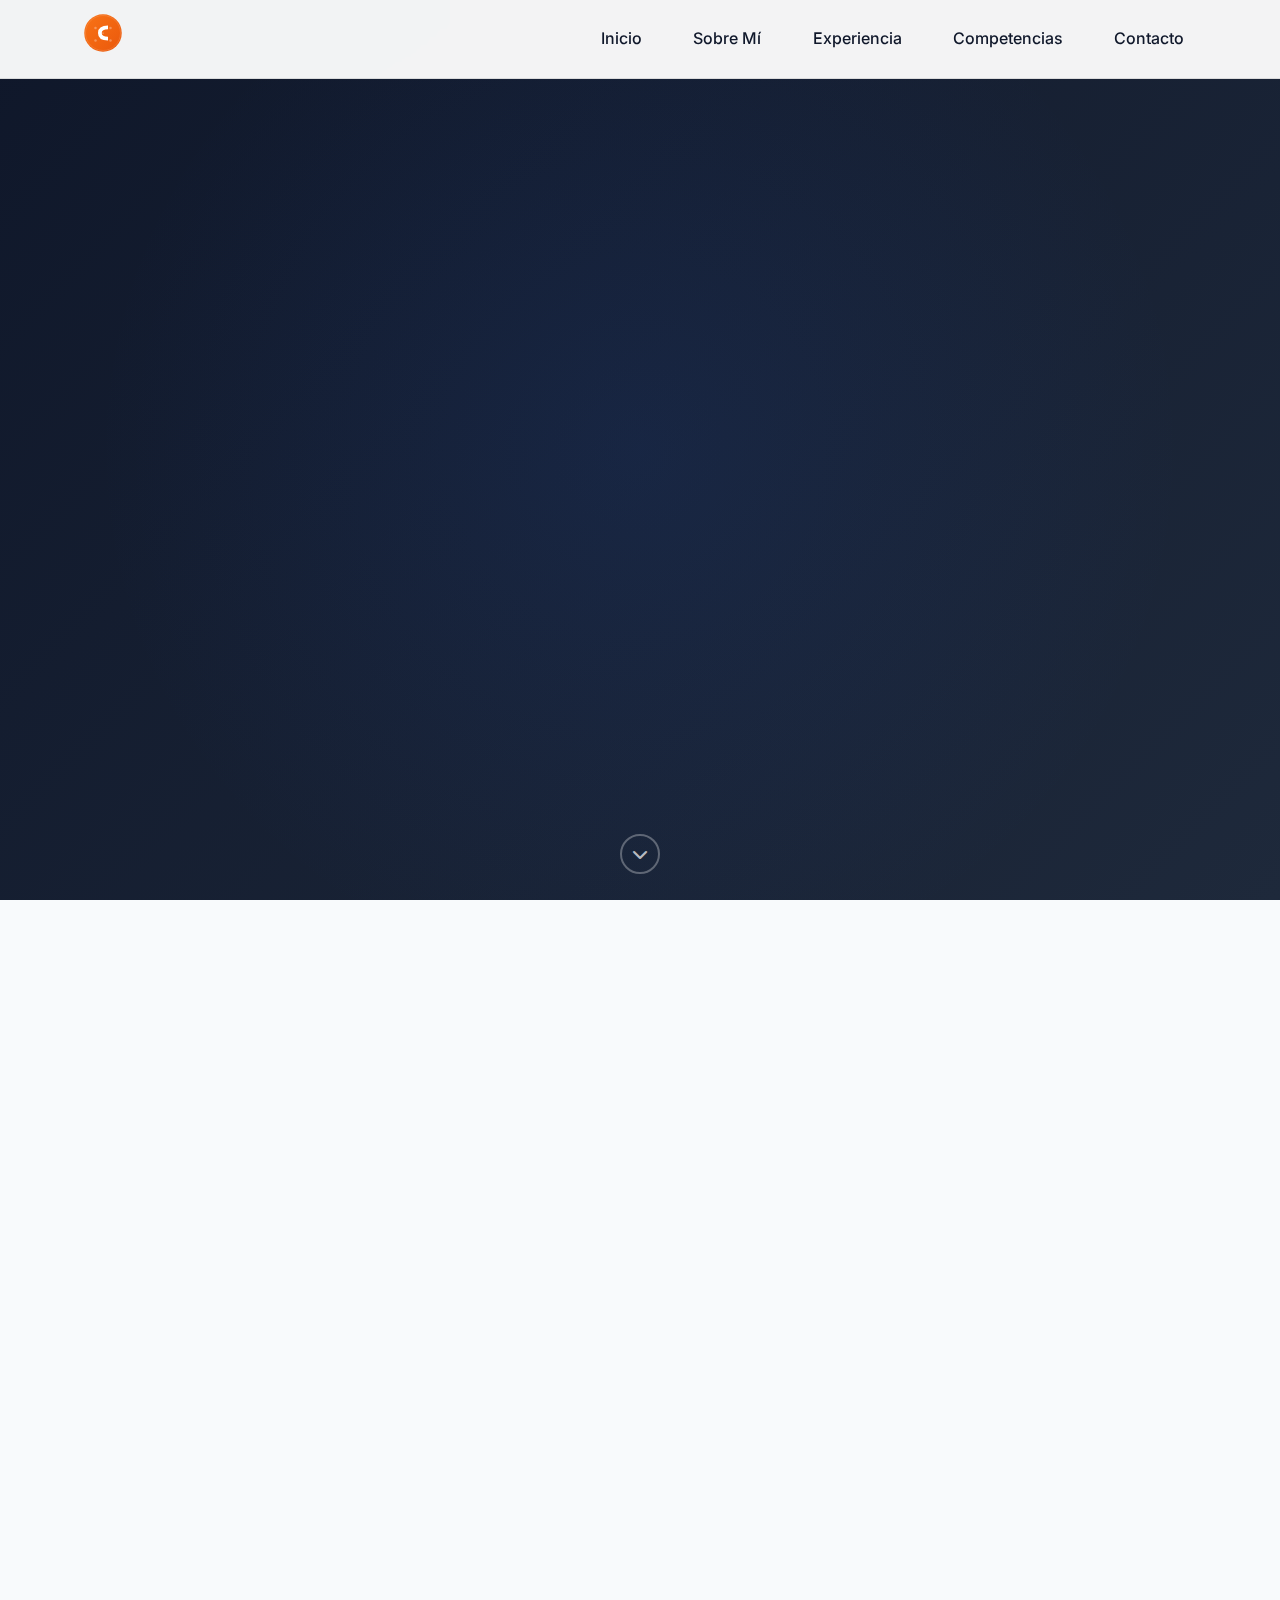
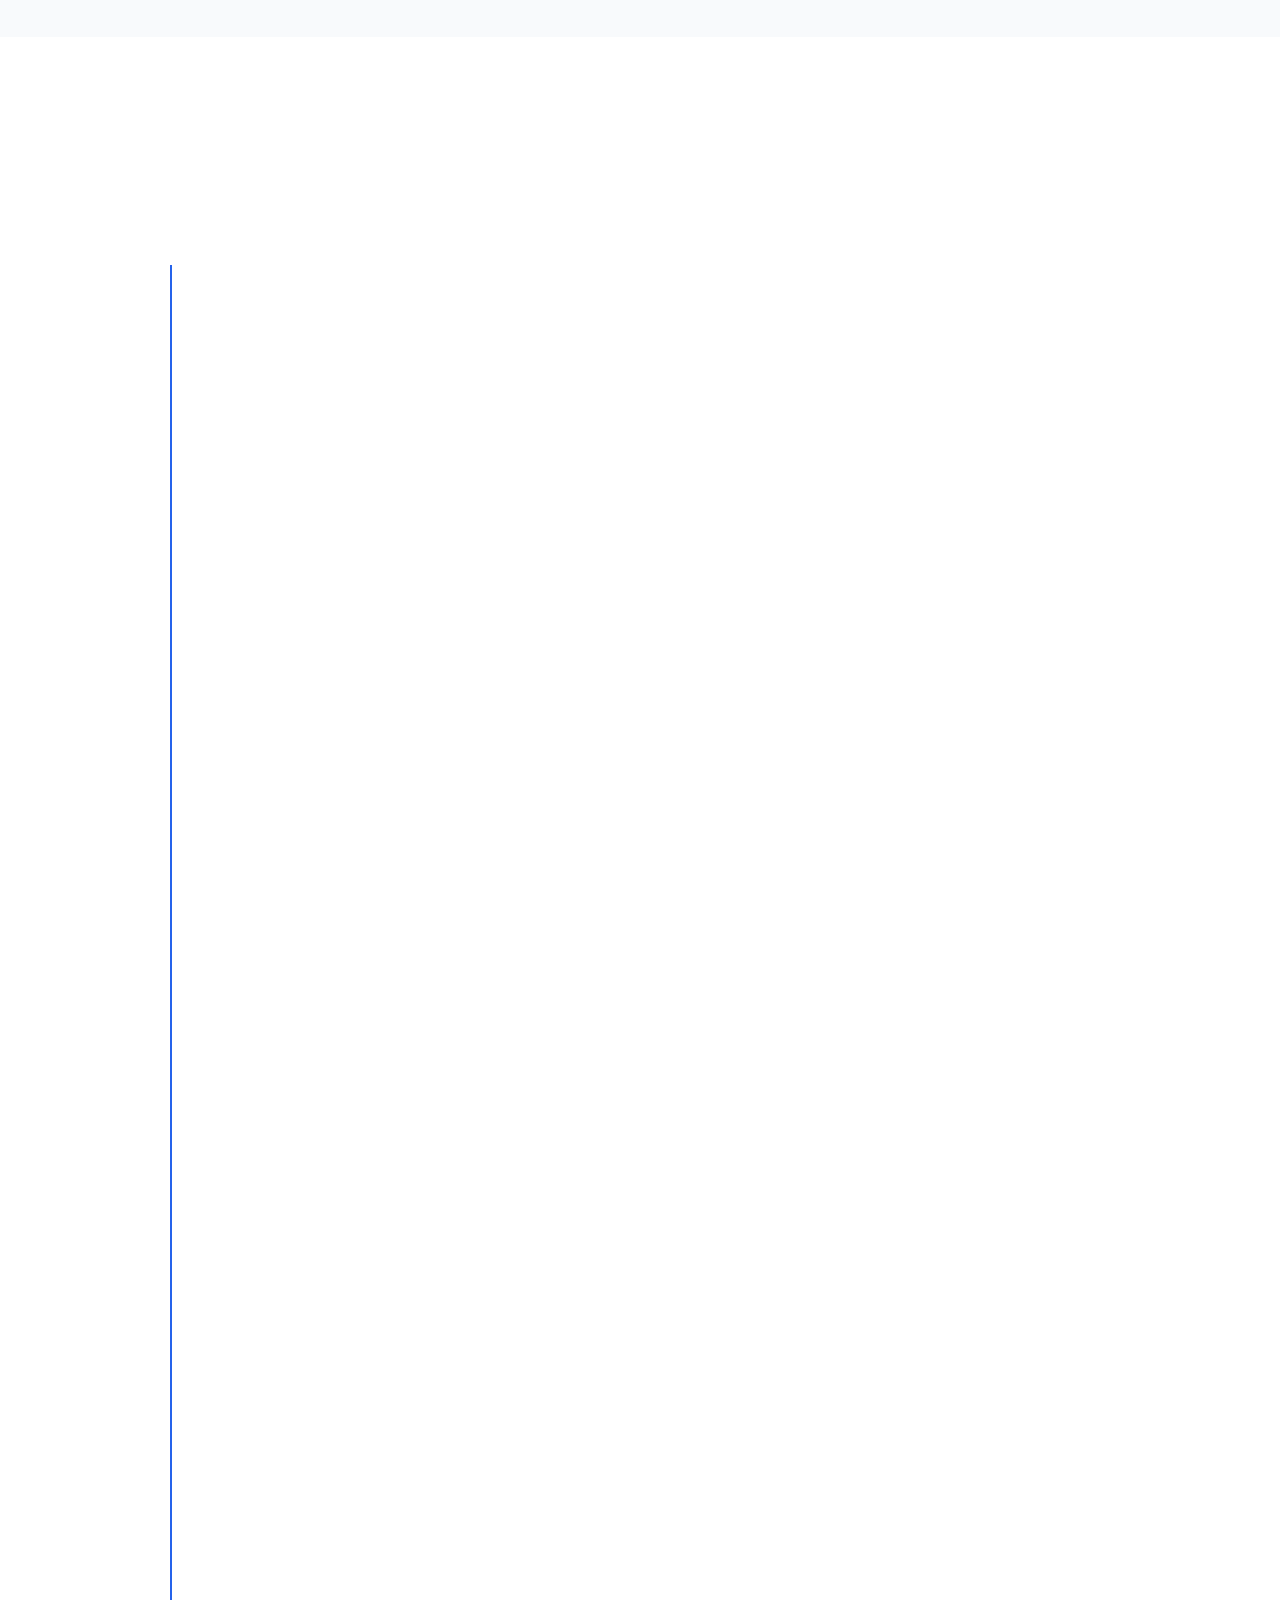
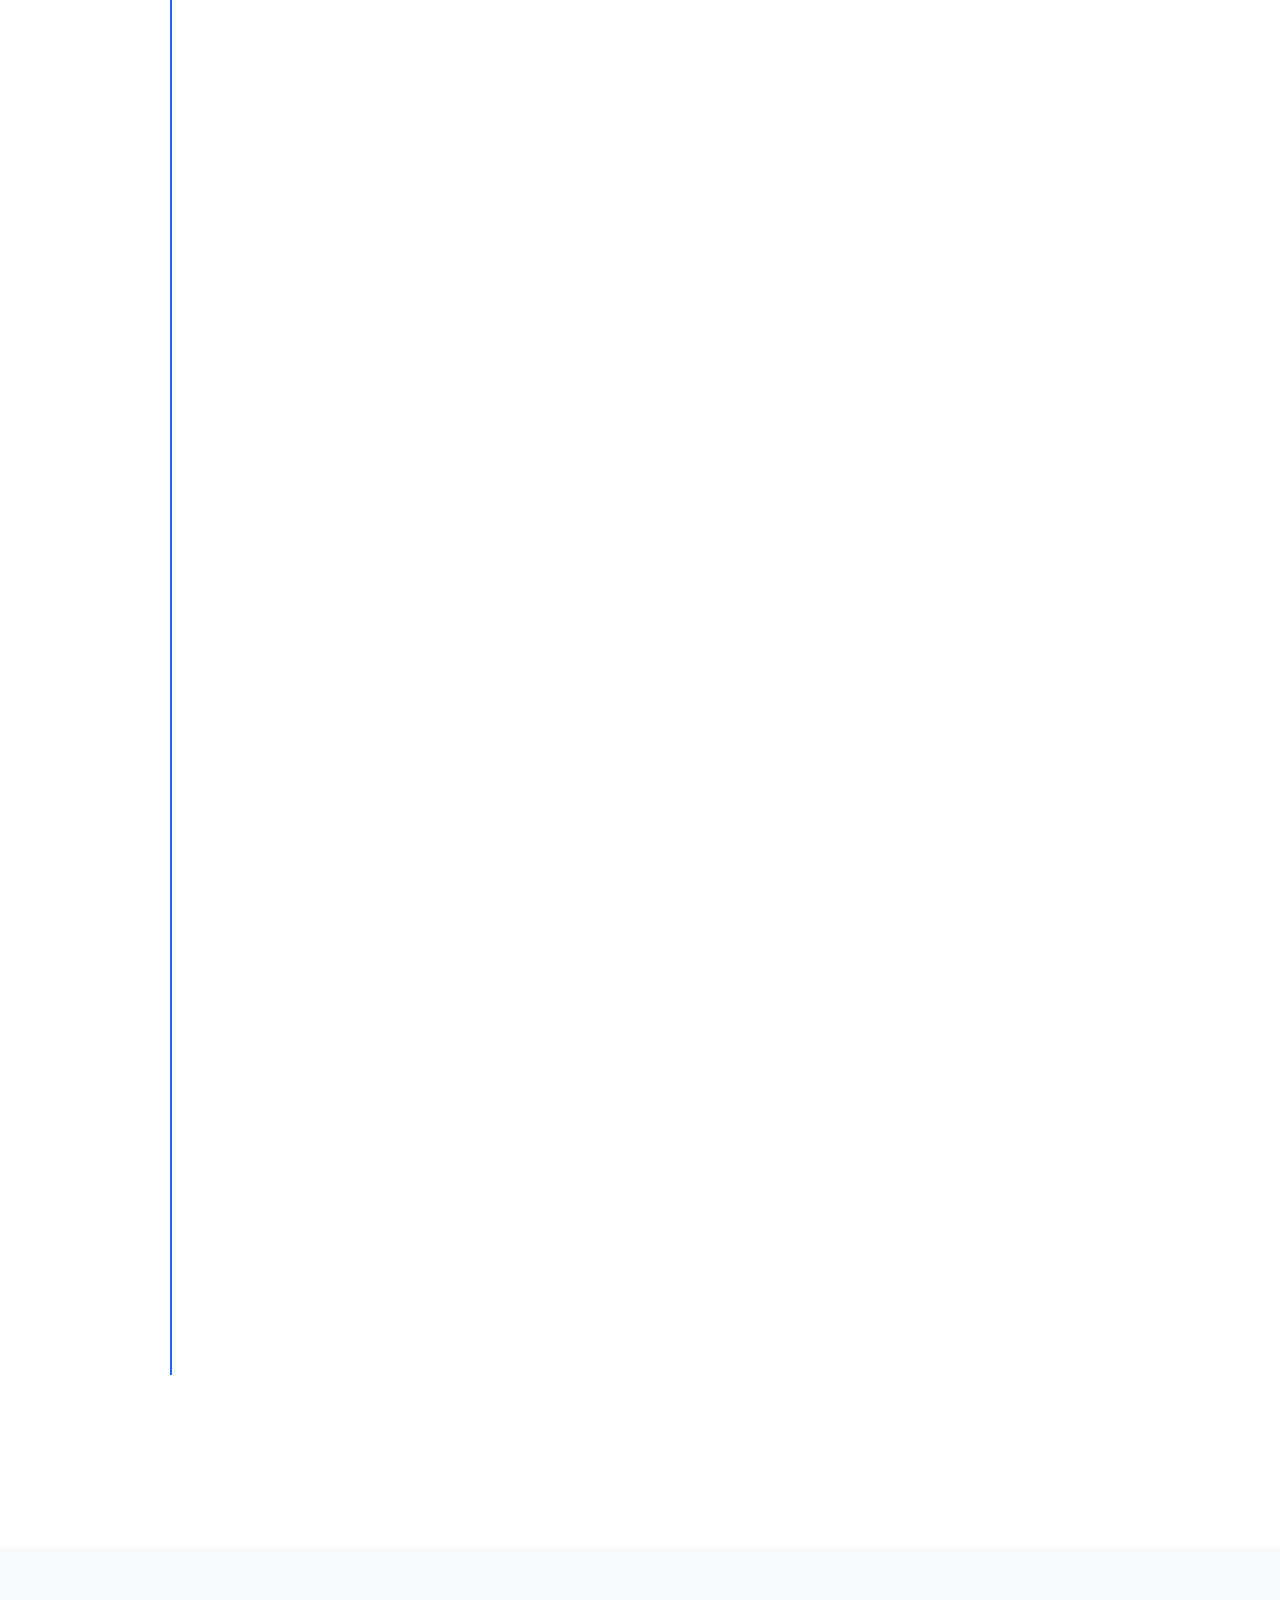
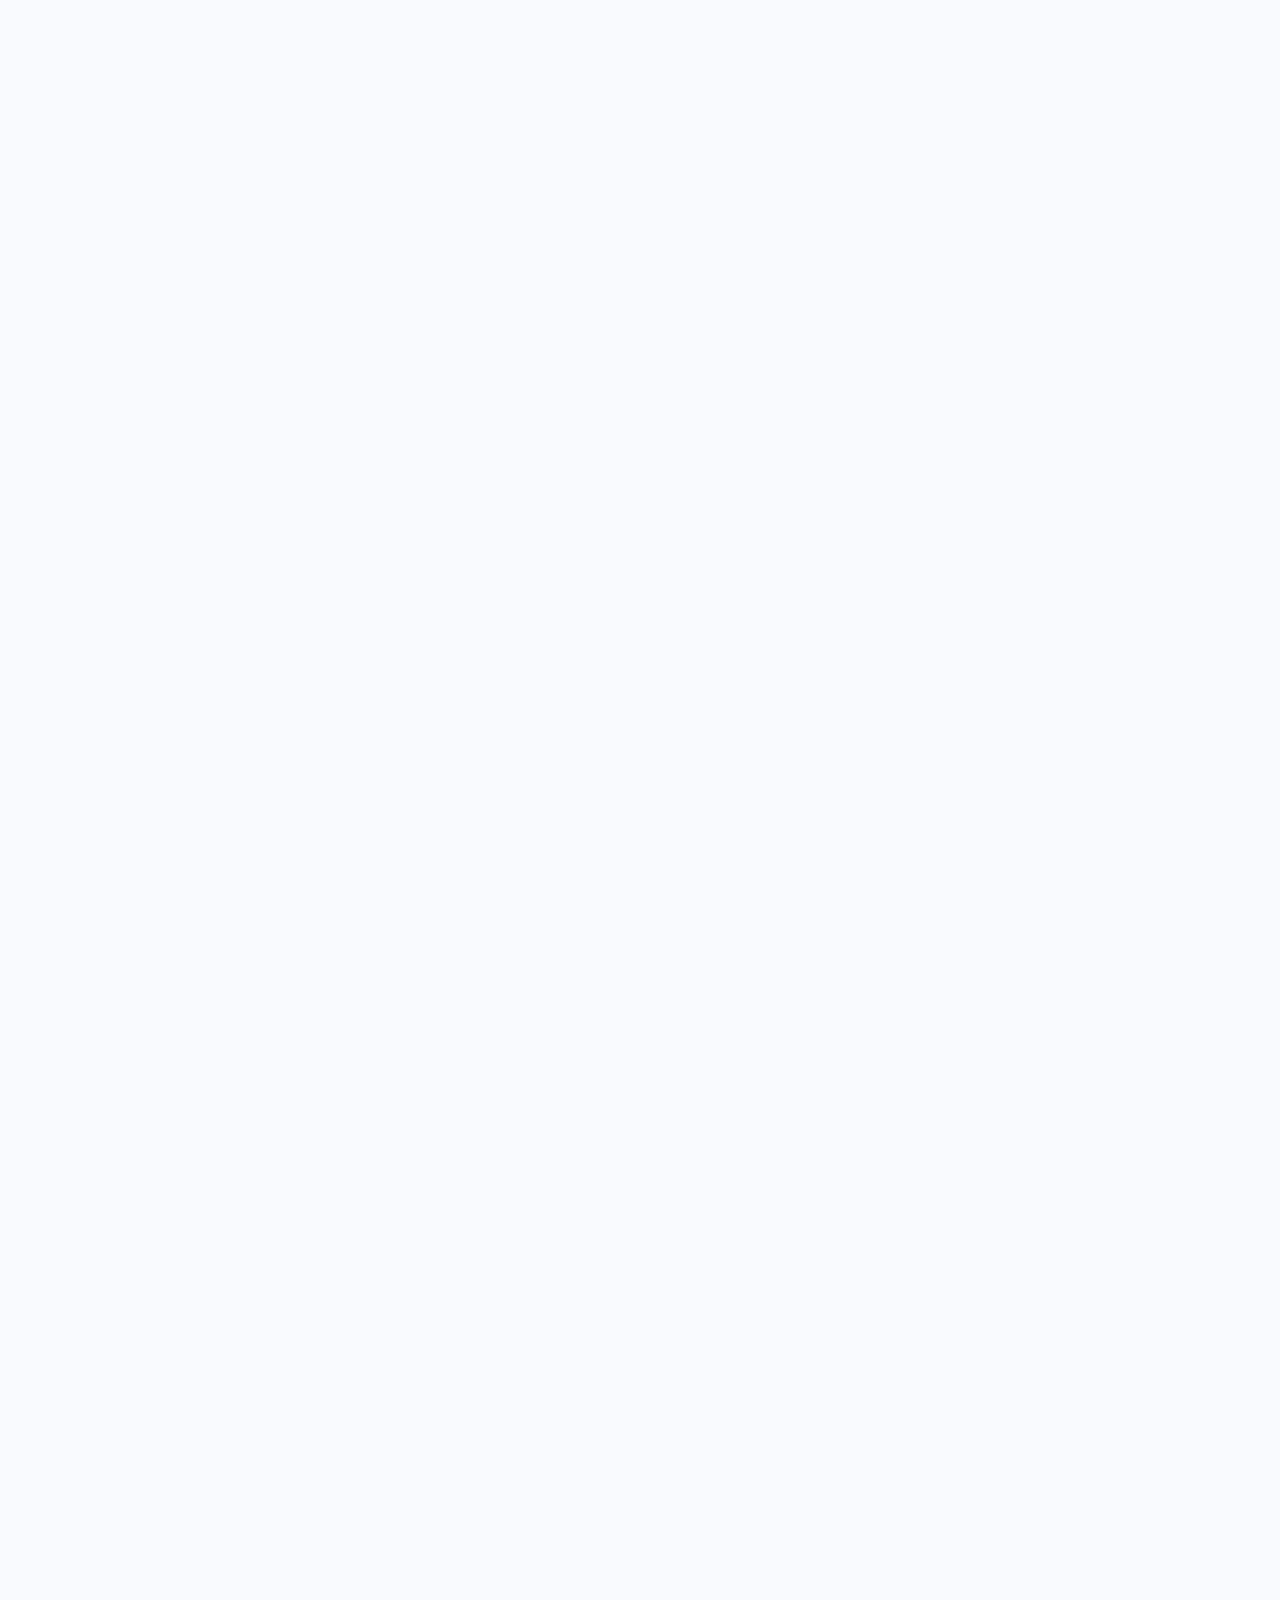
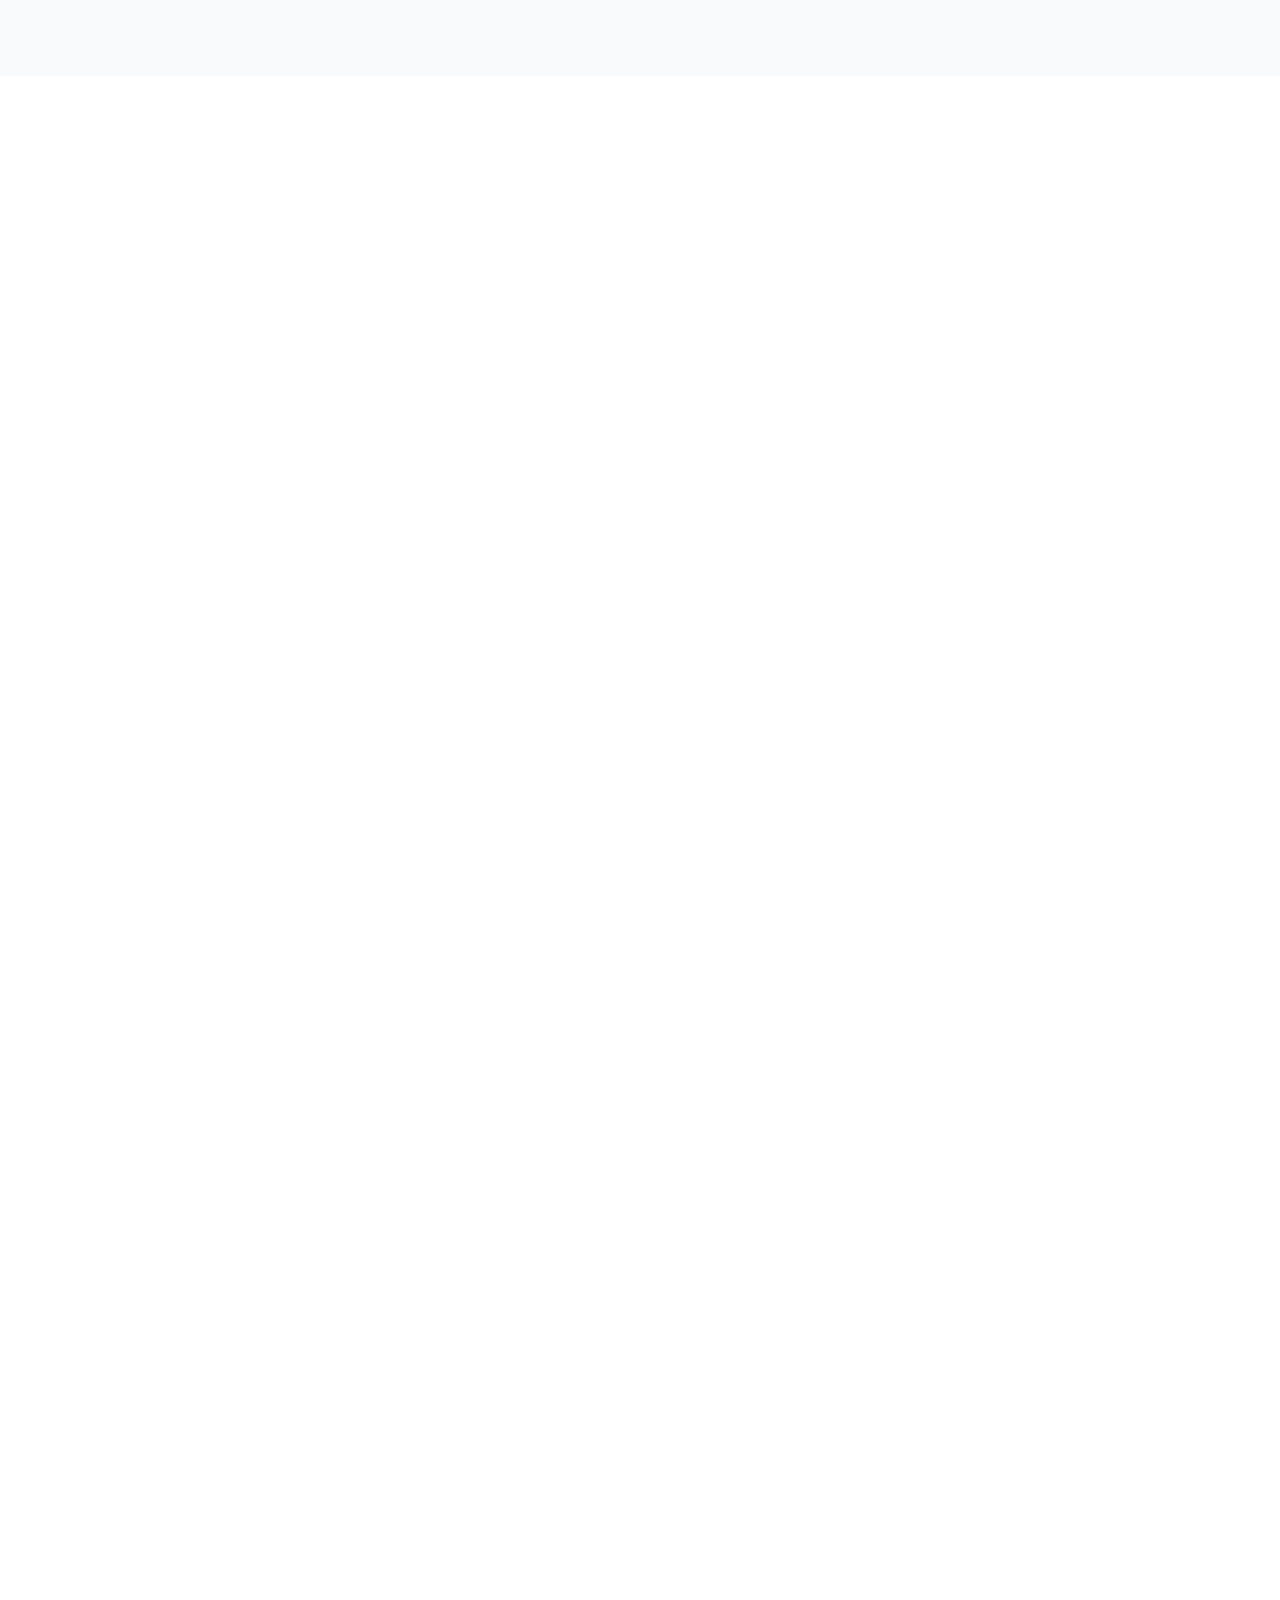
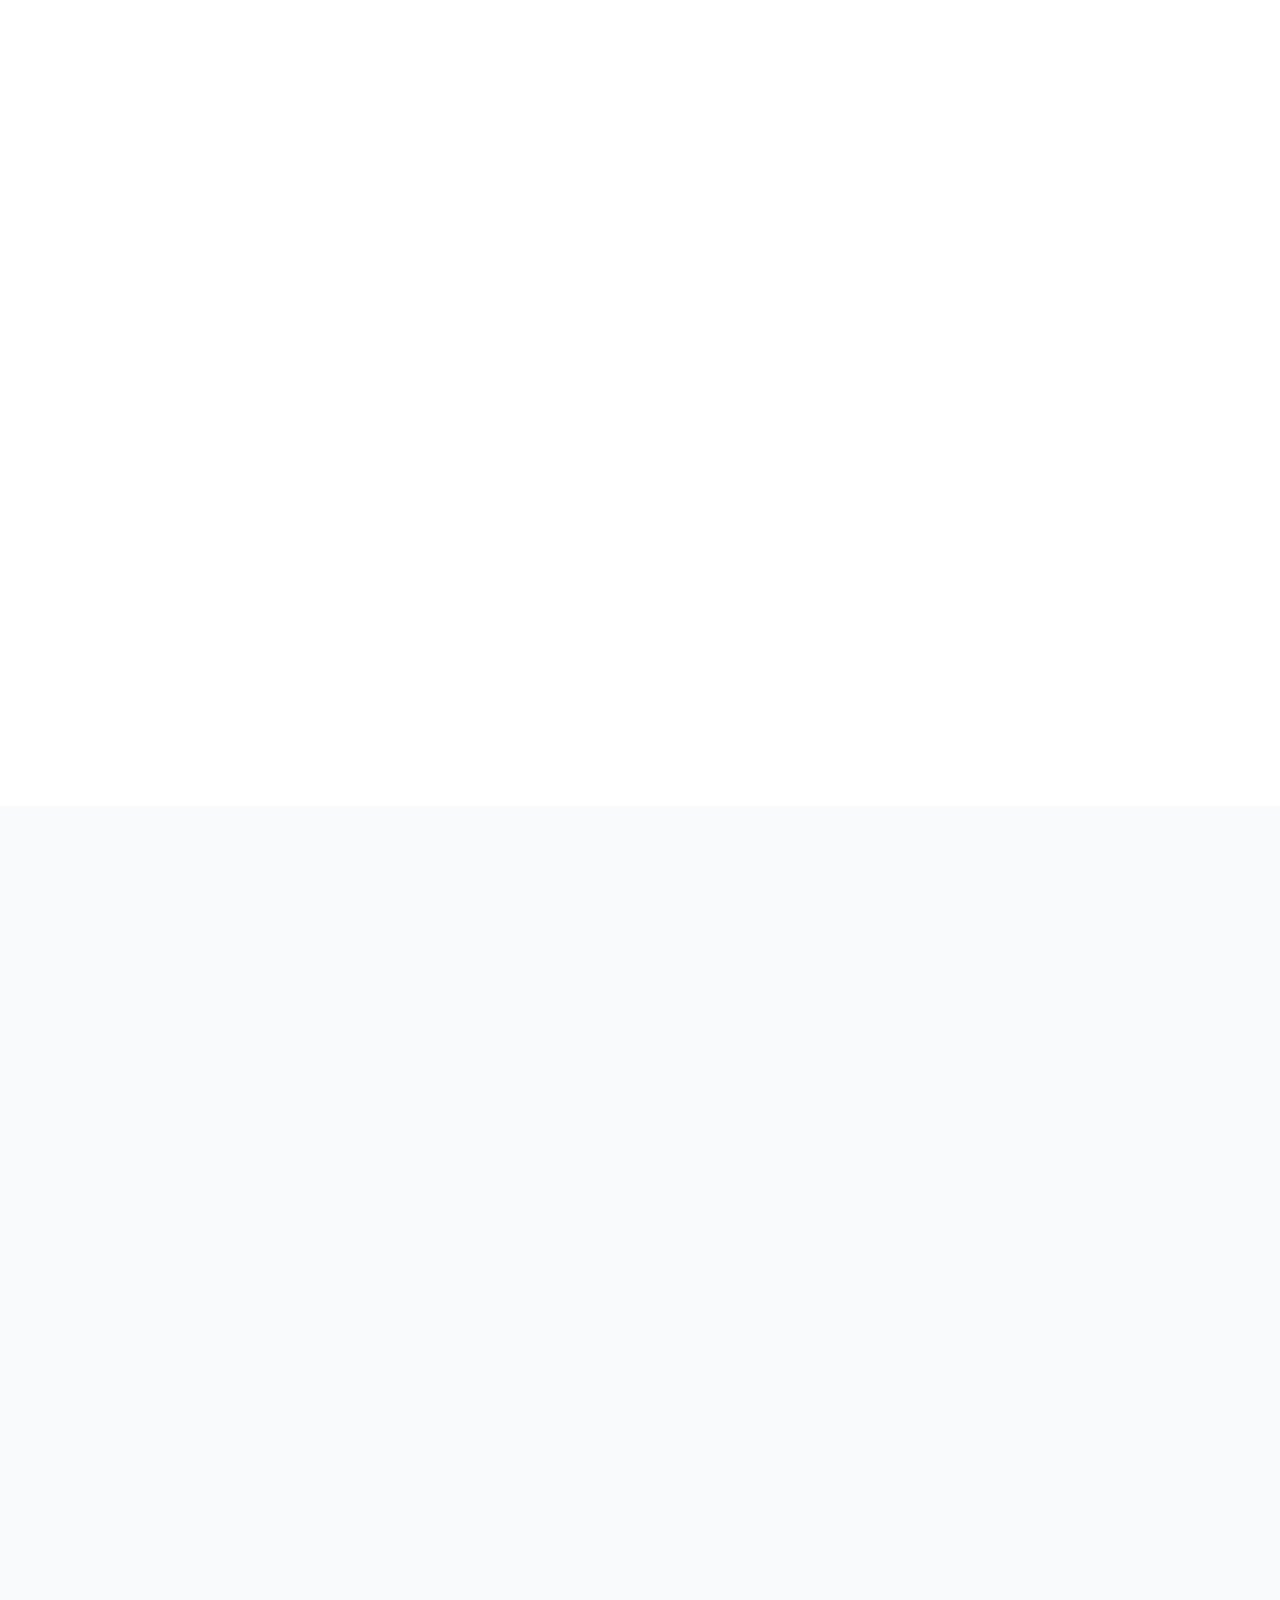
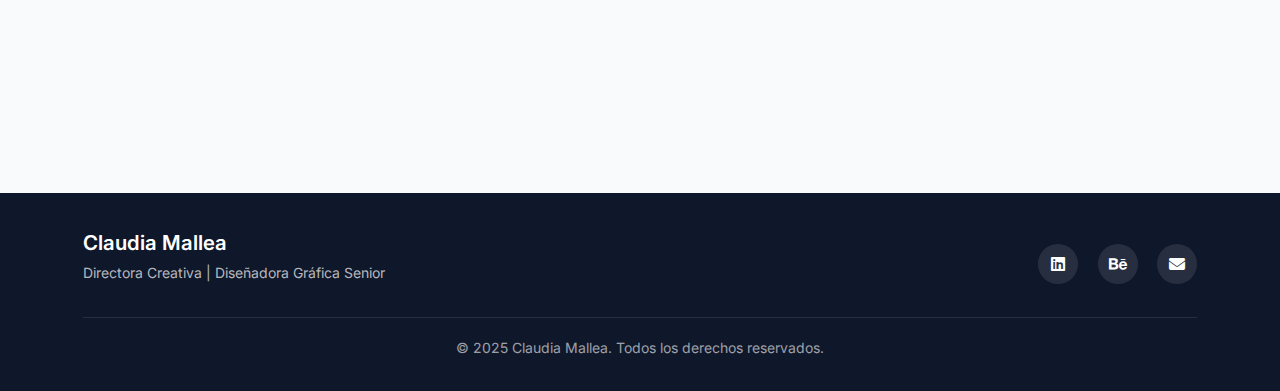
<file: claudia/index.html>
<!DOCTYPE html>
<html lang="es" data-theme="claudia">
<head>
    <meta charset="UTF-8">
    <meta name="viewport" content="width=device-width, initial-scale=1.0">
    <meta name="description" content="Claudia Mallea - Directora Creativa | Diseñadora Gráfica Senior | Estrategia de Diseño & Branding Digital">
    <meta name="keywords" content="Directora Creativa, Diseño Gráfico, Branding, UX/UI, Estrategia Digital, Madrid">
    <meta name="author" content="Claudia Mallea">
    
    <!-- Open Graph Meta Tags -->
    <meta property="og:title" content="Claudia Mallea - Directora Creativa">
    <meta property="og:description" content="Directora Creativa especializada en Diseño Gráfico, Branding y Estrategia Digital con experiencia internacional">
    <meta property="og:type" content="website">
    <meta property="og:url" content="https://claudiamallea.github.io">
    
    <!-- Twitter Card Meta Tags -->
    <meta name="twitter:card" content="summary_large_image">
    <meta name="twitter:title" content="Claudia Mallea - Directora Creativa">
    <meta name="twitter:description" content="Directora Creativa especializada en Diseño Gráfico y Branding Digital">
    
    <title>Claudia Mallea - Directora Creativa</title>
    
    <!-- Favicon -->
    <link rel="icon" type="image/svg+xml" href="favicon.svg">
    <link rel="icon" type="image/x-icon" href="favicon.ico">
    <link rel="apple-touch-icon" sizes="180x180" href="apple-touch-icon.png">
    
    <!-- Google Fonts -->
    <link href="https://fonts.googleapis.com/css2?family=Inter:wght@300;400;500;600;700&display=swap" rel="stylesheet">
    
    <!-- Font Awesome -->
    <link rel="stylesheet" href="https://cdnjs.cloudflare.com/ajax/libs/font-awesome/6.4.0/css/all.min.css">
    
    <!-- AOS (Animate On Scroll) -->
    <link href="https://unpkg.com/aos@2.3.1/dist/aos.css" rel="stylesheet">
    
    <!-- CSS -->
    <link rel="stylesheet" href="../assets/css/cv-root.css">
    <link rel="stylesheet" href="../assets/css/cv-styles.css">
</head>
<body>
    <!-- Navigation -->
    <nav class="navbar" id="navbar">
        <div class="navbar__container">
            <div class="navbar__logo">
                <a href="/">
                    <svg xmlns="http://www.w3.org/2000/svg" viewBox="0 0 32 32" width="40" height="40">
                        <defs>
                            <linearGradient id="navGradient" x1="0%" y1="0%" x2="100%" y2="100%">
                                <stop offset="0%" style="stop-color:#F97316"/>
                                <stop offset="100%" style="stop-color:#EA580C"/>
                            </linearGradient>
                        </defs>
                        <circle cx="16" cy="16" r="15" fill="url(#navGradient)"/>
                        <circle cx="16" cy="16" r="14" fill="none" stroke="rgba(255,255,255,0.2)" stroke-width="0.5"/>
                        <path d="M 20 10 Q 12 10 12 16 Q 12 22 20 22 L 20 19 Q 15 19 15 16 Q 15 13 20 13 Z" fill="white" font-weight="bold"/>
                        <circle cx="16" cy="16" r="0.5" fill="rgba(255,255,255,0.6)"/>
                        <circle cx="10" cy="12" r="1" fill="rgba(255,255,255,0.3)"/>
                        <circle cx="22" cy="12" r="1" fill="rgba(255,255,255,0.3)"/>
                        <circle cx="10" cy="22" r="1" fill="rgba(255,255,255,0.3)"/>
                        <circle cx="22" cy="22" r="1" fill="rgba(255,255,255,0.3)"/>
                    </svg>
                </a>
            </div>
            <ul class="navbar__menu">
                <li class="navbar__item">
                    <a href="/" class="navbar__link">Inicio</a>
                </li>
                <li class="navbar__item">
                    <a href="#about" class="navbar__link">Sobre Mí</a>
                </li>
                <li class="navbar__item">
                    <a href="#experience" class="navbar__link">Experiencia</a>
                </li>
                <li class="navbar__item">
                    <a href="#skills" class="navbar__link">Competencias</a>
                </li>
                <li class="navbar__item">
                    <a href="#contact" class="navbar__link">Contacto</a>
                </li>
            </ul>
            <div class="navbar__hamburger">
                <span class="navbar__hamburger-bar"></span>
                <span class="navbar__hamburger-bar"></span>
                <span class="navbar__hamburger-bar"></span>
            </div>
        </div>
    </nav>

    <!-- Hero Section -->
    <section id="home" class="hero l-section l-section--hero">
        <div class="hero__container l-container">
            <div class="l-grid l-grid--hero">
                <div class="hero__content" data-aos="fade-up">
                    <h1 class="hero__title">
                        <span class="text--highlight">Claudia Mallea</span><br>
                        Creative Director
                    </h1>
                    <p class="hero__subtitle">
                        Art Director | Brand and Visual Designer | UX/UI
                    </p>
                    <p class="hero__description">
                        Transformo conceptos creativos en experiencias de marca memorables, combinando estrategia con diseño excepcional para generar impacto real
                    </p>
                    <div class="hero__buttons">
                        <a href="#contact" class="btn btn--primary">
                            <i class="fas fa-envelope"></i>
                            Contactar
                        </a>
                        <a href="#experience" class="btn btn--secondary">
                            <i class="fas fa-user"></i>
                            Ver Experiencia
                        </a>
                    </div>
                    <div class="hero__contact">
                        <div class="contact-item">
                            <i class="contact-item__icon fas fa-envelope"></i>
                            <span>claudiamalleag@gmail.com</span>
                        </div>
                        <div class="contact-item">
                            <i class="contact-item__icon fas fa-phone"></i>
                            <span>+34 722 419 875</span>
                        </div>
                        <div class="contact-item">
                            <i class="contact-item__icon fas fa-map-marker-alt"></i>
                            <span>Madrid, España</span>
                        </div>
                    </div>
                </div>
                <div class="hero__image" data-aos="fade-left">
                    <div class="profile-card">
                        <div class="profile-card__avatar">
                            <svg xmlns="http://www.w3.org/2000/svg" viewBox="0 0 200 200" width="120" height="120">
                                <defs>
                                    <linearGradient id="profileGradient" x1="0%" y1="0%" x2="100%" y2="100%">
                                        <stop offset="0%" style="stop-color:#FB923C"/>
                                        <stop offset="100%" style="stop-color:#F97316"/>
                                    </linearGradient>
                                </defs>
                                <circle cx="100" cy="100" r="90" fill="url(#profileGradient)"/>
                                <circle cx="100" cy="100" r="85" fill="none" stroke="rgba(255,255,255,0.2)" stroke-width="1"/>
                                <path d="M 130 70 Q 70 70 70 100 Q 70 130 130 130 L 130 115 Q 85 115 85 100 Q 85 85 130 85 Z" fill="white" font-weight="700"/>
                                <circle cx="100" cy="100" r="2" fill="rgba(255,255,255,0.8)"/>
                                <circle cx="50" cy="60" r="4" fill="rgba(255,255,255,0.3)"/>
                                <circle cx="150" cy="60" r="3" fill="rgba(255,255,255,0.2)"/>
                                <circle cx="50" cy="140" r="3" fill="rgba(255,255,255,0.2)"/>
                                <circle cx="150" cy="140" r="4" fill="rgba(255,255,255,0.3)"/>
                            </svg>
                        </div>
                        <div class="profile-card__info">
                            <h3>Claudia Mallea</h3>
                            <p>Directora Creativa & Designer</p>
                        </div>
                    </div>
                </div>
            </div>
        </div>
        <div class="scroll-indicator">
            <a href="#about" class="scroll-indicator__link">
                <i class="fas fa-chevron-down"></i>
            </a>
        </div>
    </section>

    <!-- About Section -->
    <section id="about" class="l-section l-section--alternate">
        <div class="l-container">
            <div class="section-header" data-aos="fade-up">
                <h2 class="section-header__title">Resumen Ejecutivo</h2>
                <div class="section-header__line"></div>
            </div>
            <div class="l-grid l-grid--two-columns">
                <div class="about__text" data-aos="fade-right">
                    <p>
                        Directora Creativa y <strong>Diseñadora Gráfica Senior</strong> con amplia experiencia liderando equipos multidisciplinarios y desarrollando <strong>sistemas de diseño, estrategias de branding y experiencias digitales</strong> para clientes internacionales en EE. UU., LATAM y Europa.
                    </p>
                    <p>
                        Reconocida por combinar <strong>creatividad con visión estratégica</strong>, entrego proyectos que generan resultados medibles y fortalecen la presencia de marca. Actualmente dirijo los equipos de <strong>diseño, copywriting y redes sociales</strong> en una empresa global de educación, asegurando consistencia, innovación y escalabilidad en todas las producciones creativas.
                    </p>
                    <p>
                        Busco nuevas oportunidades para seguir uniendo <strong>estrategia, diseño y liderazgo</strong> con impacto real en organizaciones que valoren la excelencia creativa y la innovación.
                    </p>
                </div>
                <div class="stats" data-aos="fade-left">
                    <div class="stats__item">
                        <div class="stats__number">10+</div>
                        <div class="stats__label">Años de Experiencia</div>
                    </div>
                    <div class="stats__item">
                        <div class="stats__number">100+</div>
                        <div class="stats__label">Proyectos Completados</div>
                    </div>
                    <div class="stats__item">
                        <div class="stats__number">98%</div>
                        <div class="stats__label">Cliente Satisfacción</div>
                    </div>
                </div>
            </div>
        </div>
    </section>

    <!-- Experience Section -->
    <section id="experience" class="l-section">
        <div class="l-container">
            <div class="section-header" data-aos="fade-up">
                <h2 class="section-header__title">Experiencia Profesional</h2>
                <div class="section-header__line"></div>
            </div>
            <div class="timeline">
                <!-- Global Alumni -->
                <div class="timeline__item" data-aos="fade-up">
                    <div class="timeline__dot"></div>
                    <div class="timeline__content card card--hover">
                        <div class="timeline__header">
                            <h3 class="timeline__title">Directora Creativa</h3>
                            <span class="timeline__company">Global Alumni</span>
                            <span class="timeline__period">2022 - Actualidad</span>
                            <span class="timeline__location">Madrid</span>
                        </div>
                        <p class="timeline__description">
                            Empresa líder en educación online, partner de universidades como MIT Professional Education, MIT xPRO, Stanford Online, The University of Chicago, Chicago Booth, Esade, entre otras
                        </p>
                        <ul class="timeline__list">
                            <li class="timeline__list-item">Lidero <strong>equipos creativos multidisciplinarios</strong> para entregar experiencias de marca atractivas y coherentes para universidades en EE. UU., LATAM y España</li>
                            <li class="timeline__list-item">Realizo el visual research y desarrollo moodboards, garantizando que los conceptos estén alineados con la estrategia de marketing y el posicionamiento de marca</li>
                            <li class="timeline__list-item">Diseño y superviso <strong>identidades visuales dinámicas y sistemas de diseño adaptables</strong> que refuerzan la presencia de marca</li>
                            <li class="timeline__list-item">Desarrollo y optimizo el <strong>mensaje de marca</strong>, asegurando un tono de voz distintivo y consistente en todas las plataformas</li>
                            <li class="timeline__list-item">Superviso la ejecución de todo el contenido visual y digital, garantizando alineación con los objetivos y potenciando la innovación creativa</li>
                        </ul>
                        <div class="achievements">
                            <h4 class="achievements__title">Logros Clave:</h4>
                            <ul class="achievements__list">
                                <li class="achievements__item">Consolidación de un lenguaje de diseño global cohesivo para universidades de prestigio</li>
                                <li class="achievements__item">Implementación de flujos de trabajo innovadores que mejoraron la eficiencia y la calidad creativa</li>
                                <li class="achievements__item">Fortalecimiento del posicionamiento internacional de la marca mediante iniciativas estratégicas de diseño</li>
                            </ul>
                        </div>
                    </div>
                </div>

                <!-- Asseguralia -->
                <div class="timeline__item" data-aos="fade-up">
                    <div class="timeline__dot"></div>
                    <div class="timeline__content card card--hover">
                        <div class="timeline__header">
                            <h3 class="timeline__title">Diseñadora Gráfica</h3>
                            <span class="timeline__company">Asseguralia</span>
                            <span class="timeline__period">2021 - 2022</span>
                            <span class="timeline__location">Madrid</span>
                        </div>
                        <p class="timeline__description">
                            Agencia especializada en el sector seguros, trabajando con marcas líderes del mercado español.
                        </p>
                        <ul class="timeline__list">
                            <li class="timeline__list-item">Diseñé campañas publicitarias de alto impacto y desarrollé iniciativas de marketing digital para marcas líderes como <strong>Adeslas</strong> y <strong>Sanitas</strong></li>
                            <li class="timeline__list-item">Aseguré una comunicación de marca consistente y efectiva en plataformas digitales e impresas</li>
                            <li class="timeline__list-item">Colaboré con equipos interdisciplinarios para crear estrategias visuales coherentes con los objetivos comerciales</li>
                        </ul>
                        <div class="achievements">
                            <h4 class="achievements__title">Logros Clave:</h4>
                            <ul class="achievements__list">
                                <li class="achievements__item">Desarrollo de campañas que incrementaron el reconocimiento de marca en el sector seguros</li>
                                <li class="achievements__item">Optimización de procesos creativos que mejoró los tiempos de entrega</li>
                            </ul>
                        </div>
                    </div>
                </div>

                <!-- Nutty Scientists -->
                <div class="timeline__item" data-aos="fade-up">
                    <div class="timeline__dot"></div>
                    <div class="timeline__content card card--hover">
                        <div class="timeline__header">
                            <h3 class="timeline__title">Diseñadora Creativa</h3>
                            <span class="timeline__company">Nutty Scientists</span>
                            <span class="timeline__period">2017 - 2022</span>
                            <span class="timeline__location">Madrid</span>
                        </div>
                        <p class="timeline__description">
                            Empresa internacional de educación científica con presencia en múltiples países, dirigida a niños y jóvenes.
                        </p>
                        <ul class="timeline__list">
                            <li class="timeline__list-item">Dirigí el departamento digital, potenciando la presencia de la marca mediante <strong>diseño, contenido y comunicación estratégica</strong></li>
                            <li class="timeline__list-item">Diseñé y desarrollé la intranet para múltiples franquicias</li>
                            <li class="timeline__list-item">Rediseñé materiales de marketing (flyers, presentaciones, newsletters, redes sociales)</li>
                            <li class="timeline__list-item">Creé contenido de blog sobre ciencia y sostenibilidad para reforzar el posicionamiento de la marca</li>
                            <li class="timeline__list-item">Lideré el <strong>rediseño de identidad visual</strong> de la marca Better Planet, incluyendo diseño web, materiales educativos y contenido para redes sociales</li>
                        </ul>
                        <div class="achievements">
                            <h4 class="achievements__title">Logros Clave:</h4>
                            <ul class="achievements__list">
                                <li class="achievements__item">Creación de sistema de identidad visual coherente para múltiples marcas educativas</li>
                                <li class="achievements__item">Desarrollo de estrategia de contenido que aumentó el engagement en redes sociales</li>
                                <li class="achievements__item">Implementación de intranet que mejoró la comunicación entre franquicias internacionales</li>
                            </ul>
                        </div>
                    </div>
                </div>

                <!-- Proyectos Fotográficos -->
                <div class="timeline__item" data-aos="fade-up">
                    <div class="timeline__dot"></div>
                    <div class="timeline__content card card--hover">
                        <div class="timeline__header">
                            <h3 class="timeline__title">Fotógrafa & Creativa Visual</h3>
                            <span class="timeline__company">Proyectos Independientes</span>
                            <span class="timeline__period">2014 - 2015</span>
                            <span class="timeline__location">Madrid / Lima</span>
                        </div>
                        <p class="timeline__description">
                            Proyectos creativos independientes combinando fotografía, diseño visual y storytelling para diversas organizaciones.
                        </p>
                        <ul class="timeline__list">
                            <li class="timeline__list-item">Fotógrafa | Voluntaria en <strong>Encuentros SJS</strong>, Lima (2015) - Documentación visual de eventos sociales y culturales</li>
                            <li class="timeline__list-item">Fotógrafa de Escena | <strong>La Inventiva Teatro</strong>, Madrid (2014) - Captura de espectáculos teatrales y creación de material promocional</li>
                            <li class="timeline__list-item">Desarrollo de narrativas visuales que comunican emociones y conceptos complejos</li>
                        </ul>
                        <div class="achievements">
                            <h4 class="achievements__title">Logros Clave:</h4>
                            <ul class="achievements__list">
                                <li class="achievements__item">Construcción de portafolio diverso que combina fotografía artística y comercial</li>
                                <li class="achievements__item">Colaboración con organizaciones culturales y sociales de impacto</li>
                                <li class="achievements__item">Desarrollo de habilidades de storytelling visual que enriquecen mi trabajo actual en diseño</li>
                            </ul>
                        </div>
                    </div>
                </div>
            </div>
        </div>
    </section>

    <!-- Skills Section -->
    <section id="skills" class="l-section l-section--alternate">
        <div class="l-container">
            <div class="section-header" data-aos="fade-up">
                <h2 class="section-header__title">Competencias Clave</h2>
                <div class="section-header__line"></div>
            </div>
            <div class="l-grid l-grid--responsive mb--xl">
                <div class="skill-category" data-aos="fade-up" data-aos-delay="100">
                    <div class="skill-category__icon">
                        <i class="fas fa-users"></i>
                    </div>
                    <h3 class="skill-category__title">Dirección Creativa & Liderazgo</h3>
                    <p class="skill-category__description">Liderazgo de equipos multidisciplinarios, desarrollo de estrategias creativas y gestión de proyectos bajo metodologías ágiles para entregar resultados excepcionales.</p>
                </div>
                
                <div class="skill-category" data-aos="fade-up" data-aos-delay="200">
                    <div class="skill-category__icon">
                        <i class="fas fa-paint-brush"></i>
                    </div>
                    <h3 class="skill-category__title">Diseño Gráfico & Branding</h3>
                    <p class="skill-category__description">Creación de identidades visuales coherentes, sistemas de diseño escalables y estrategias de marca que generan conexión emocional y reconocimiento.</p>
                </div>
                
                <div class="skill-category" data-aos="fade-up" data-aos-delay="300">
                    <div class="skill-category__icon">
                        <i class="fas fa-mobile-alt"></i>
                    </div>
                    <h3 class="skill-category__title">UX/UI Design</h3>
                    <p class="skill-category__description">Diseño de experiencias digitales centradas en el usuario, prototipado interactivo y optimización de interfaces para maximizar usabilidad y conversión.</p>
                </div>
                
                <div class="skill-category" data-aos="fade-up" data-aos-delay="400">
                    <div class="skill-category__icon">
                        <i class="fas fa-pen-fancy"></i>
                    </div>
                    <h3 class="skill-category__title">Estrategia de Contenidos</h3>
                    <p class="skill-category__description">Desarrollo de narrativas de marca, copywriting estratégico y creación de contenido que comunica eficazmente la propuesta de valor.</p>
                </div>
                
                <div class="skill-category" data-aos="fade-up" data-aos-delay="500">
                    <div class="skill-category__icon">
                        <i class="fas fa-camera"></i>
                    </div>
                    <h3 class="skill-category__title">Fotografía & Storytelling Visual</h3>
                    <p class="skill-category__description">Captura y creación de contenido visual impactante que cuenta historias convincentes y refuerza la identidad de marca.</p>
                </div>
                
                <div class="skill-category" data-aos="fade-up" data-aos-delay="600">
                    <div class="skill-category__icon">
                        <i class="fas fa-chart-line"></i>
                    </div>
                    <h3 class="skill-category__title">Gestión de Proyectos Creativos</h3>
                    <p class="skill-category__description">Coordinación eficiente de recursos, tiempos y equipos creativos, asegurando entrega puntual y calidad excepcional en todos los proyectos.</p>
                </div>
            </div>
            
            <!-- Tech Stack -->
            <div class="tech-stack" data-aos="fade-up">
                <h3 class="tech-stack__title">Stack Tecnológico & Herramientas</h3>
                <div class="l-grid l-grid--responsive">
                    <div class="tech-stack__category">
                        <h4 class="tech-stack__category-title">Diseño & Creatividad</h4>
                        <div class="tech-stack__tags">
                            <span class="tech-stack__tag">Figma</span>
                            <span class="tech-stack__tag">Procreate</span>
                            <span class="tech-stack__tag">Photoshop</span>
                            <span class="tech-stack__tag">Illustrator</span>
                            <span class="tech-stack__tag">InDesign</span>
                            <span class="tech-stack__tag">After Effects</span>
                            <span class="tech-stack__tag">Blender</span>
                        </div>
                    </div>
                    
                    <div class="tech-stack__category">
                        <h4 class="tech-stack__category-title">Web & CMS</h4>
                        <div class="tech-stack__tags">
                            <span class="tech-stack__tag">Elementor</span>
                            <span class="tech-stack__tag">WordPress</span>
                        </div>
                    </div>
                    
                    <div class="tech-stack__category">
                        <h4 class="tech-stack__category-title">IA & Innovación</h4>
                        <div class="tech-stack__tags">
                            <span class="tech-stack__tag">Leonardo AI</span>
                            <span class="tech-stack__tag">Adobe Firefly</span>
                            <span class="tech-stack__tag">ChatGPT</span>
                        </div>
                    </div>
                    
                    <div class="tech-stack__category">
                        <h4 class="tech-stack__category-title">Colaboración & Gestión</h4>
                        <div class="tech-stack__tags">
                            <span class="tech-stack__tag">FigJam</span>
                            <span class="tech-stack__tag">Miro</span>
                            <span class="tech-stack__tag">Trello</span>
                            <span class="tech-stack__tag">Jira</span>
                            <span class="tech-stack__tag">ClickUp</span>
                            <span class="tech-stack__tag">MS Office</span>
                        </div>
                    </div>
                    
                    <div class="tech-stack__category">
                        <h4 class="tech-stack__category-title">Especialidades Adicionales</h4>
                        <div class="tech-stack__tags">
                            <span class="tech-stack__tag">Design Systems</span>
                            <span class="tech-stack__tag">Brand Strategy</span>
                            <span class="tech-stack__tag">Art Direction</span>
                            <span class="tech-stack__tag">Content Strategy</span>
                            <span class="tech-stack__tag">Visual Storytelling</span>
                        </div>
                    </div>
                </div>
            </div>
        </div>
    </section>

    <!-- Education Section -->
    <section id="education" class="l-section">
        <div class="l-container">
            <div class="section-header" data-aos="fade-up">
                <h2 class="section-header__title">Formación</h2>
                <div class="section-header__line"></div>
            </div>
            <div class="education__content" data-aos="fade-up">
                
                <!-- Gestión de Proyectos -->
                <div class="education__item l-flex">
                    <div class="education__icon">
                        <i class="fas fa-certificate"></i>
                    </div>
                    <div class="education__info">
                        <h3>Gestión de Proyectos Complejos</h3>
                        <p class="education__institution">Esade</p>
                        <p class="education__period">2023</p>
                        <p class="education__description">
                            Especialización en metodologías ágiles, liderazgo de equipos multidisciplinarios y gestión estratégica de proyectos creativos de gran escala.
                        </p>
                    </div>
                </div>

                <!-- Máster UX/UI -->
                <div class="education__item l-flex">
                    <div class="education__icon">
                        <i class="fas fa-mobile-alt"></i>
                    </div>
                    <div class="education__info">
                        <h3>Máster en UX/UI Design</h3>
                        <p class="education__institution">Escuela Trazos</p>
                        <p class="education__period">2018</p>
                        <p class="education__description">
                            Formación especializada en experiencia de usuario, diseño de interfaces, investigación de usuarios, prototipado y design thinking aplicado a productos digitales.
                        </p>
                    </div>
                </div>

                <!-- Máster Marketing Digital -->
                <div class="education__item l-flex">
                    <div class="education__icon">
                        <i class="fas fa-chart-line"></i>
                    </div>
                    <div class="education__info">
                        <h3>Máster en Marketing Digital</h3>
                        <p class="education__institution">Aula CM</p>
                        <p class="education__period">2017</p>
                        <p class="education__description">
                            Formación integral en estrategias digitales, social media, SEM, SEO, analytics y creación de contenido para plataformas digitales.
                        </p>
                    </div>
                </div>

                <!-- Grado Universitario -->
                <div class="education__item l-flex">
                    <div class="education__icon">
                        <i class="fas fa-graduation-cap"></i>
                    </div>
                    <div class="education__info">
                        <h3>Grado en Recursos Humanos y Relaciones Laborales</h3>
                        <p class="education__institution">Universidad Rey Juan Carlos (URJC)</p>
                        <p class="education__period">2012 - 2016</p>
                        <p class="education__description">
                            Formación universitaria en gestión de personas, organización empresarial y habilidades de liderazgo que complementan mi perfil creativo con competencias de gestión.
                        </p>
                    </div>
                </div>

                <!-- HND Producción Creativa -->
                <div class="education__item l-flex">
                    <div class="education__icon">
                        <i class="fas fa-palette"></i>
                    </div>
                    <div class="education__info">
                        <h3>HND en Producción de Medios Creativos</h3>
                        <p class="education__institution">Centro de Estudios Visuales (CEV)</p>
                        <p class="education__period">2008 - 2011</p>
                        <p class="education__description">
                            Formación técnica especializada en diseño gráfico, producción audiovisual, ilustración digital y fundamentos de comunicación visual.
                        </p>
                    </div>
                </div>

            </div>
        </div>
    </section>

    <!-- Contact Section -->
    <section id="contact" class="l-section l-section--alternate">
        <div class="l-container">
            <div class="section-header" data-aos="fade-up">
                <h2 class="section-header__title">Contacto</h2>
                <div class="section-header__line"></div>
            </div>
            <div class="l-grid l-grid--two-columns">
                <div class="contact__info" data-aos="fade-right">
                    <h3>¿Hablamos de tu próximo proyecto?</h3>
                    <p>Estoy disponible para colaboraciones, proyectos creativos y nuevas oportunidades profesionales donde pueda aportar mi experiencia en dirección creativa y diseño estratégico.</p>
                    
                    <div class="contact__details">
                        <div class="contact-detail">
                            <div class="contact-detail__icon">
                                <i class="fas fa-envelope"></i>
                            </div>
                            <div class="contact-detail__text">
                                <h4 class="contact-detail__title">Email</h4>
                                <a href="mailto:claudiamalleag@gmail.com" class="contact-detail__link">claudiamalleag@gmail.com</a>
                            </div>
                        </div>
                        
                        <div class="contact-detail">
                            <div class="contact-detail__icon">
                                <i class="fas fa-phone"></i>
                            </div>
                            <div class="contact-detail__text">
                                <h4 class="contact-detail__title">Teléfono</h4>
                                <a href="tel:+34722419875" class="contact-detail__link">+34 722 419 875</a>
                            </div>
                        </div>
                        
                        <div class="contact-detail">
                            <div class="contact-detail__icon">
                                <i class="fas fa-map-marker-alt"></i>
                            </div>
                            <div class="contact-detail__text">
                                <h4 class="contact-detail__title">Ubicación</h4>
                                <span class="contact-detail__text">Madrid, España</span>
                            </div>
                        </div>
                        
                        <div class="contact-detail">
                            <div class="contact-detail__icon">
                                <i class="fab fa-linkedin"></i>
                            </div>
                            <div class="contact-detail__text">
                                <h4 class="contact-detail__title">LinkedIn</h4>
                                <a href="https://linkedin.com/in/claudiamallea" target="_blank" class="contact-detail__link">claudiamallea</a>
                            </div>
                        </div>

                        <div class="contact-detail">
                            <div class="contact-detail__icon">
                                <i class="fab fa-behance"></i>
                            </div>
                            <div class="contact-detail__text">
                                <h4 class="contact-detail__title">Portfolio</h4>
                                <a href="https://behance.net/gallery/220856129/Design-Portfolio-2025" target="_blank" class="contact-detail__link">Ver Portfolio en Behance</a>
                            </div>
                        </div>
                    </div>
                </div>
                
                <div class="container--form" data-aos="fade-left">
                    <form class="form" id="contactForm">
                        <div class="form__group">
                            <input type="text" id="name" name="name" class="form__input" required>
                            <label for="name" class="form__label">Nombre</label>
                        </div>
                        
                        <div class="form__group">
                            <input type="email" id="email" name="email" class="form__input" required>
                            <label for="email" class="form__label">Email</label>
                        </div>
                        
                        <div class="form__group">
                            <input type="text" id="subject" name="subject" class="form__input" required>
                            <label for="subject" class="form__label">Asunto</label>
                        </div>
                        
                        <div class="form__group">
                            <textarea id="message" name="message" rows="5" class="form__textarea" required></textarea>
                            <label for="message" class="form__label">Mensaje</label>
                        </div>
                        
                        <button type="submit" class="btn btn--primary">
                            <i class="fas fa-paper-plane"></i>
                            Enviar Mensaje
                        </button>
                    </form>
                </div>
            </div>
        </div>
    </section>

    <!-- Footer -->
    <footer class="footer">
        <div class="l-container">
            <div class="footer__content">
                <div class="footer__info">
                    <h3 class="footer__title">Claudia Mallea</h3>
                    <p class="footer__subtitle">Directora Creativa | Diseñadora Gráfica Senior</p>
                </div>
                <div class="footer__social">
                    <a href="https://linkedin.com/in/claudiamallea" target="_blank" title="LinkedIn" class="footer__social-link">
                        <i class="fab fa-linkedin"></i>
                    </a>
                    <a href="https://behance.net/gallery/220856129/Design-Portfolio-2025" target="_blank" title="Portfolio Behance" class="footer__social-link">
                        <i class="fab fa-behance"></i>
                    </a>
                    <a href="mailto:claudiamalleag@gmail.com" title="Email" class="footer__social-link">
                        <i class="fas fa-envelope"></i>
                    </a>
                </div>
            </div>
            <div class="footer__bottom">
                <p class="footer__copyright">&copy; 2025 Claudia Mallea. Todos los derechos reservados.</p>
            </div>
        </div>
    </footer>

    <!-- Scripts -->
    <script src="https://unpkg.com/aos@2.3.1/dist/aos.js"></script>
    <script src="../assets/js/cv-config.js"></script>
</body>
</html>
</file>
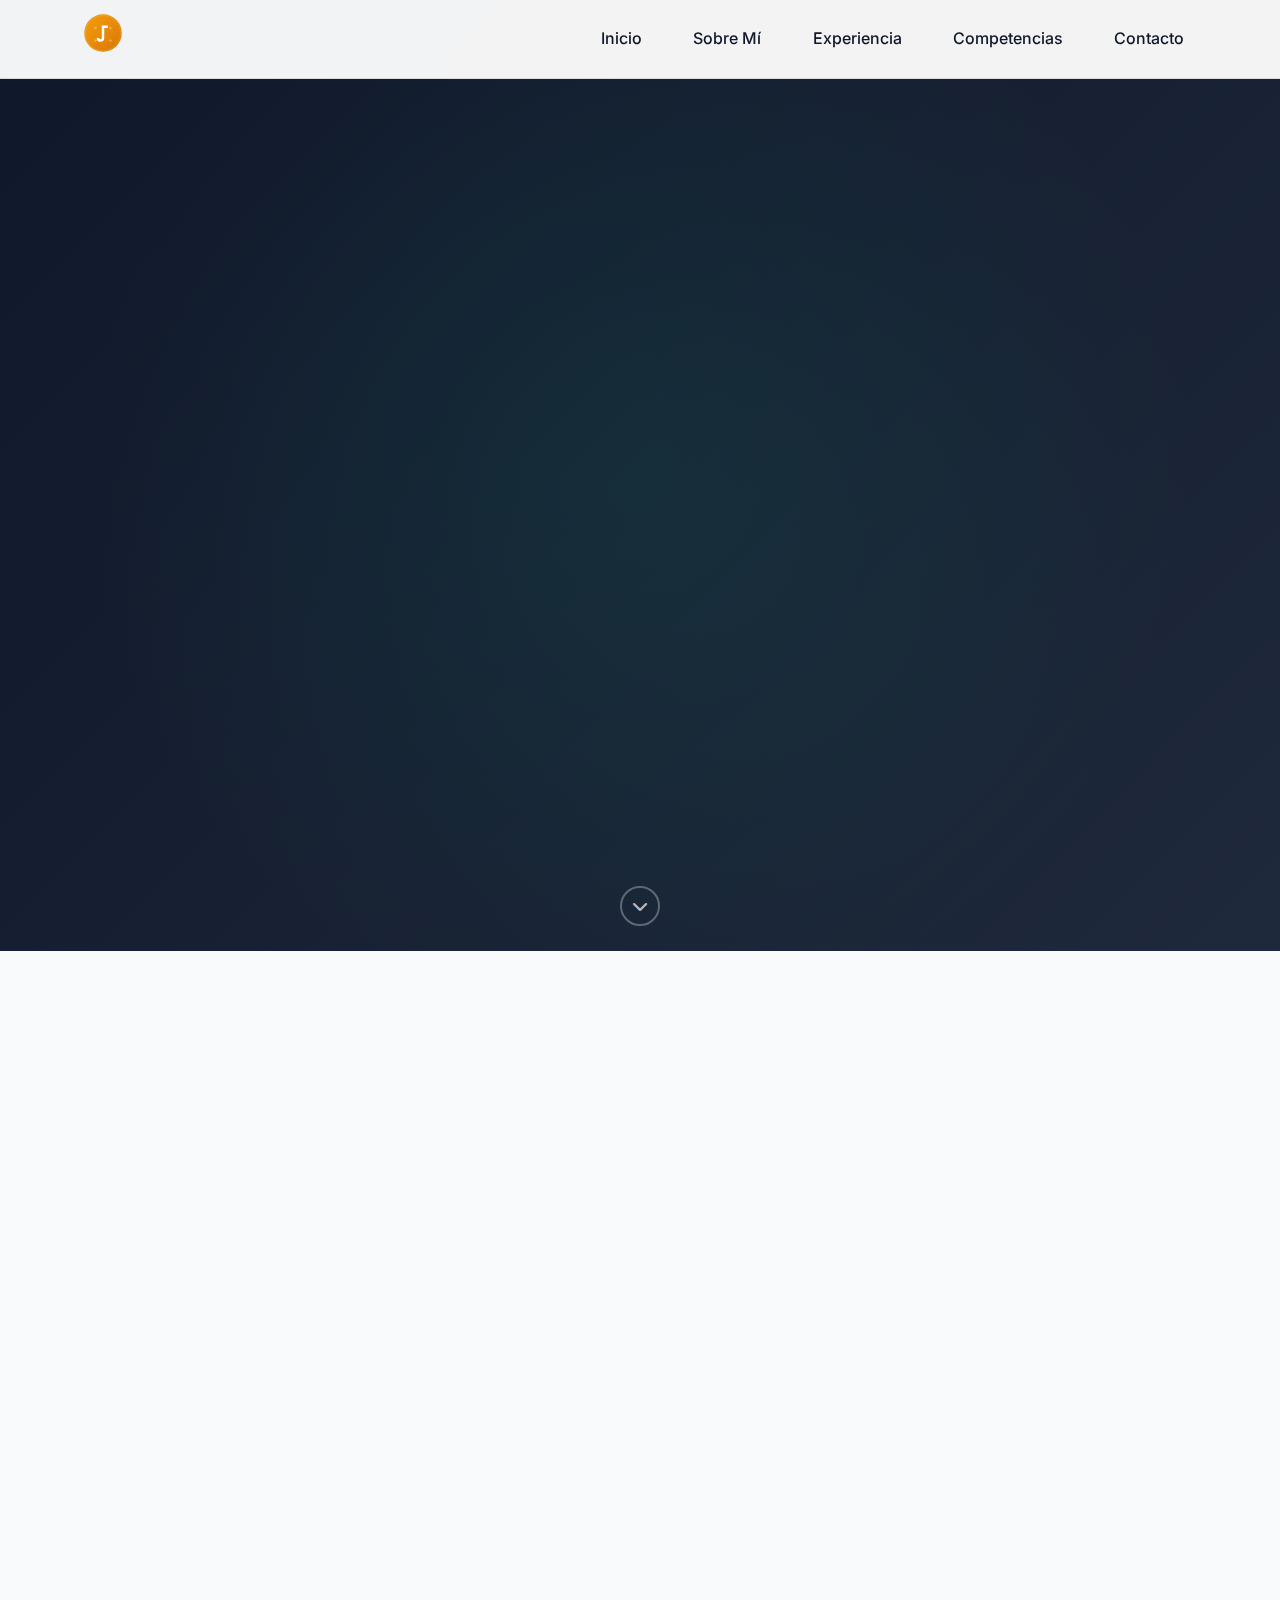
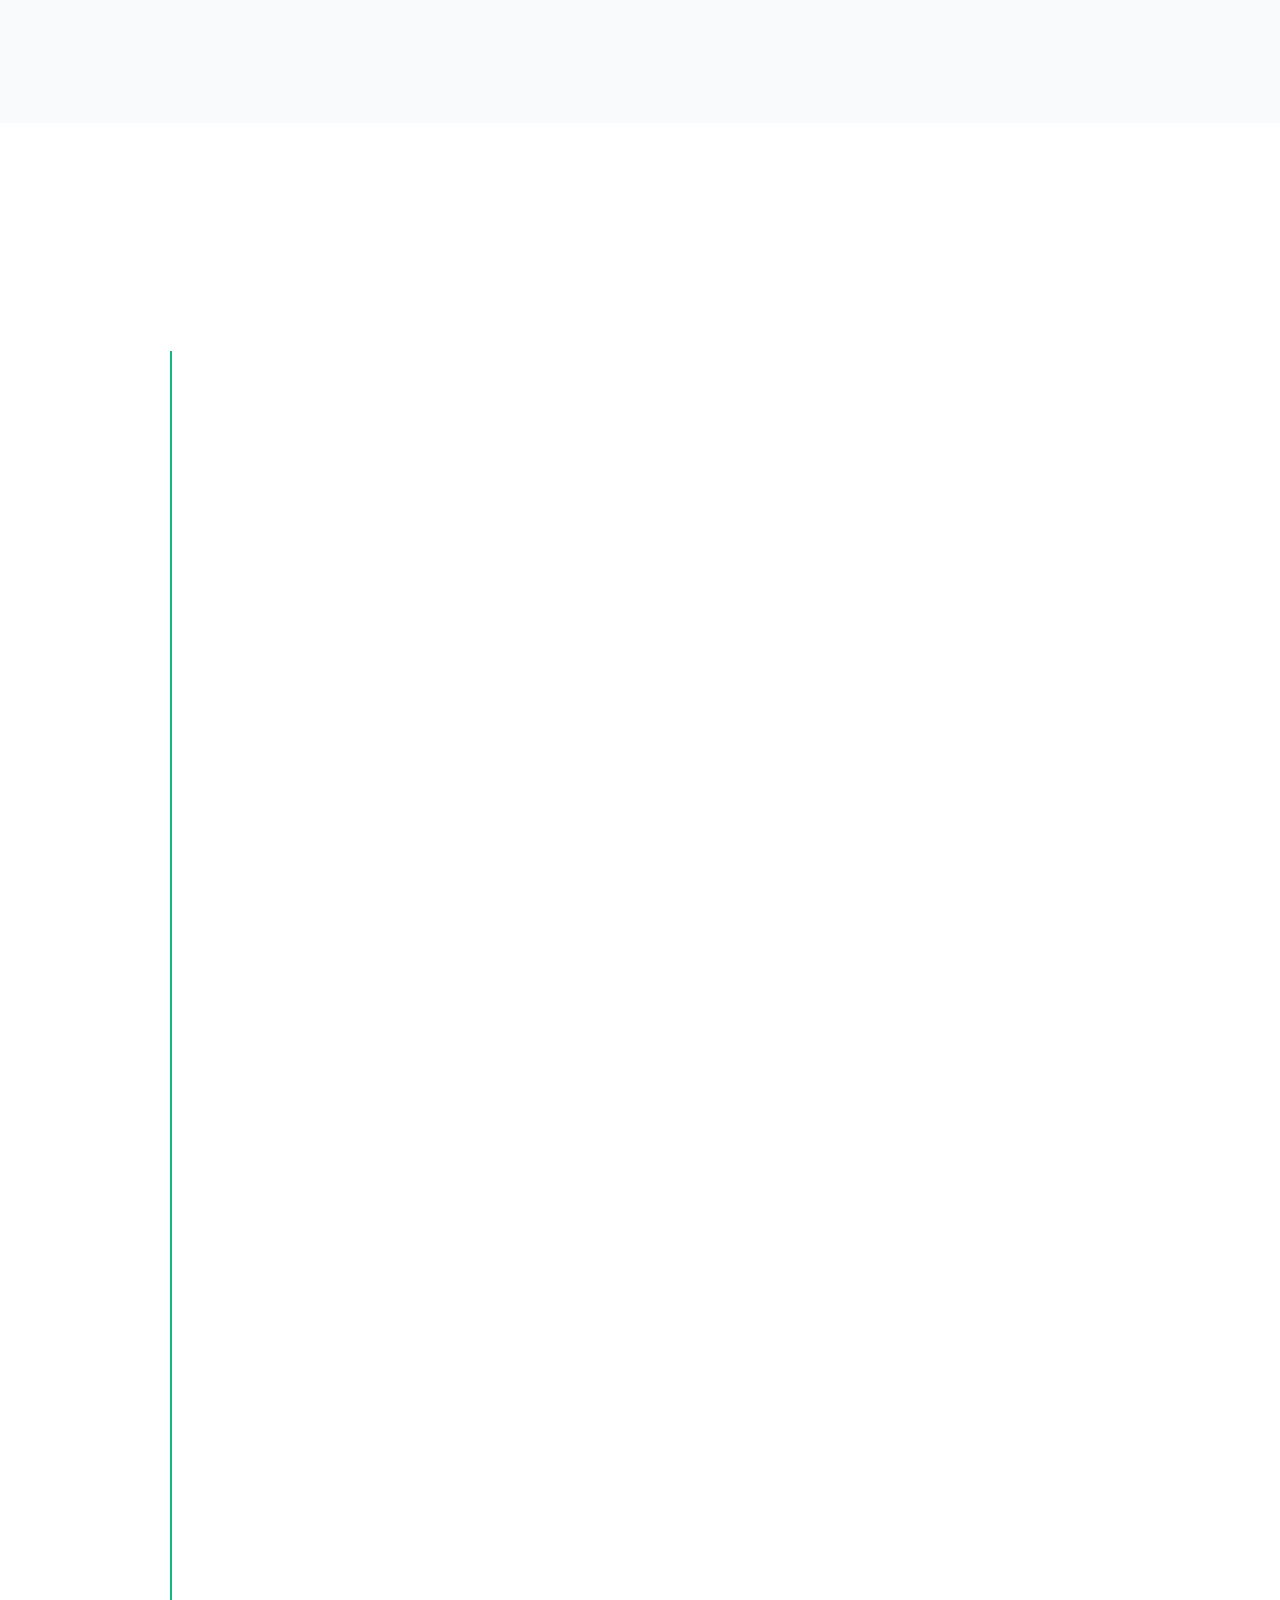
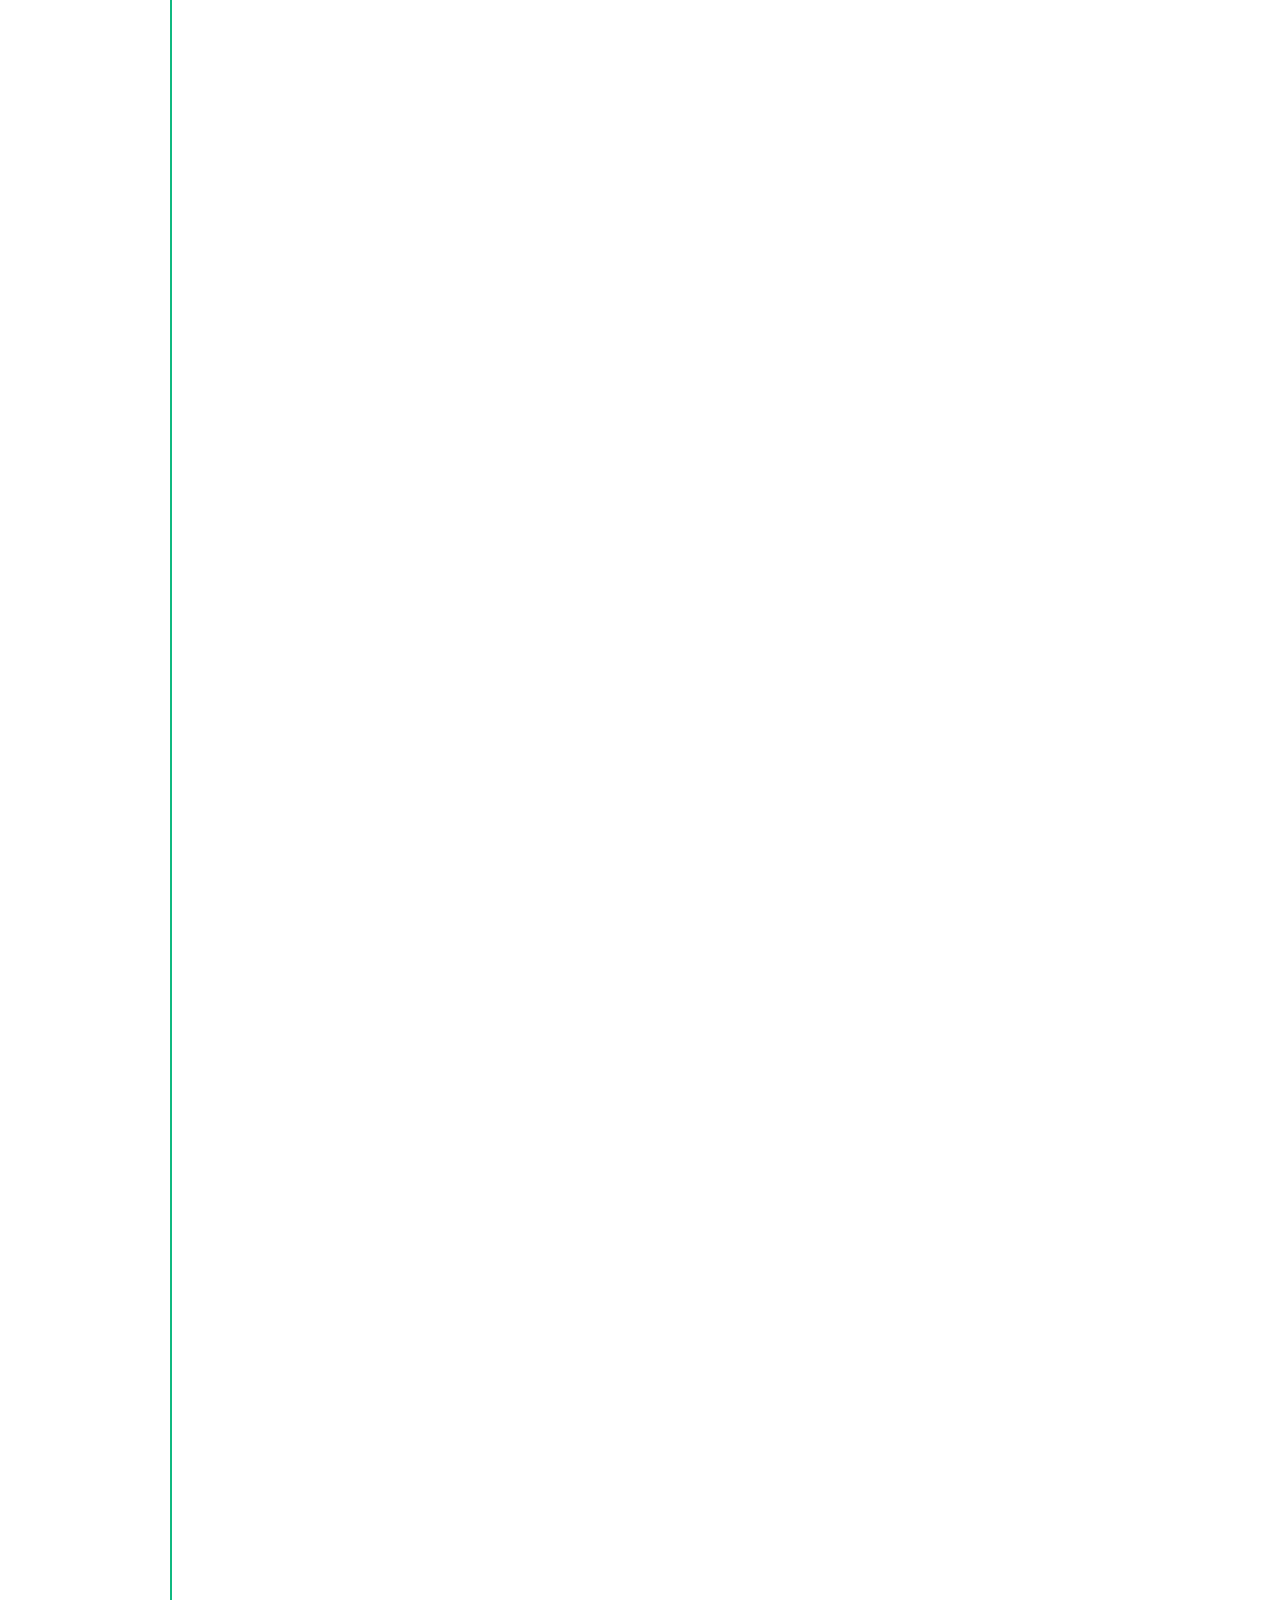
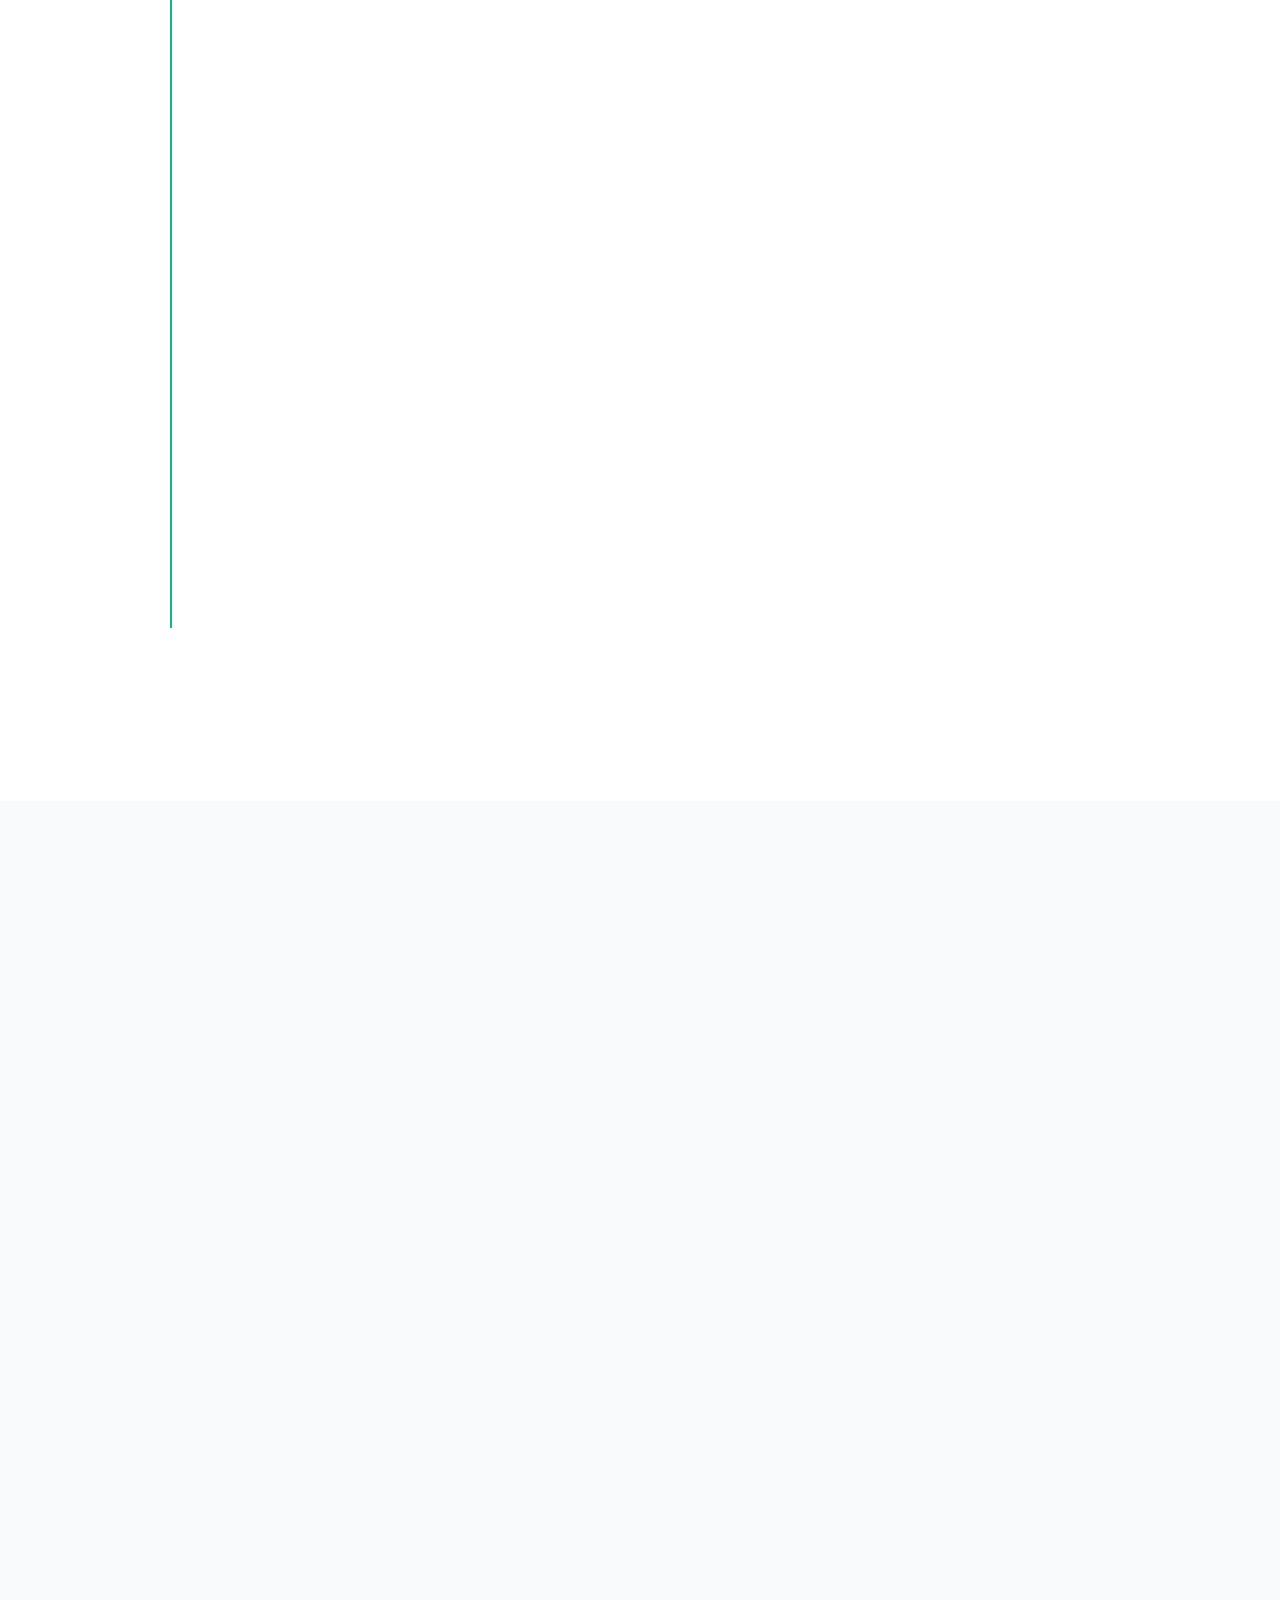
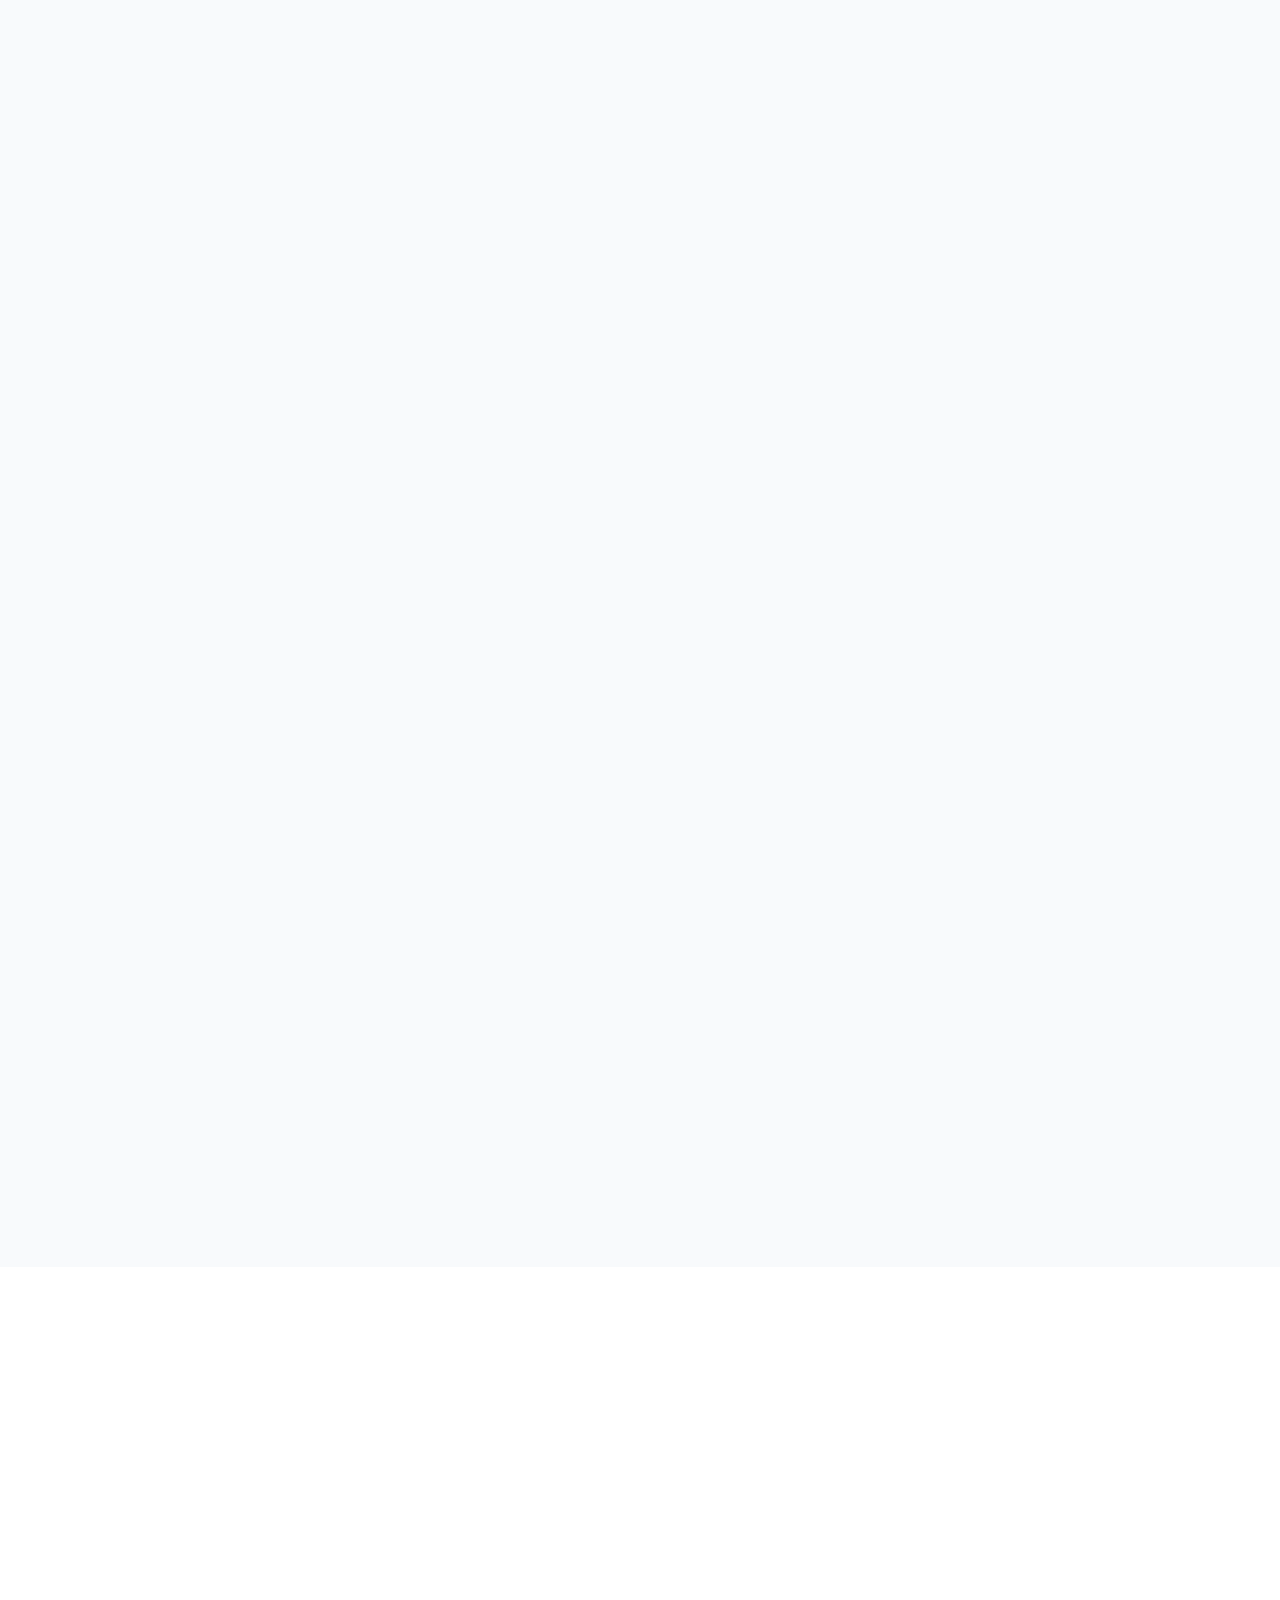
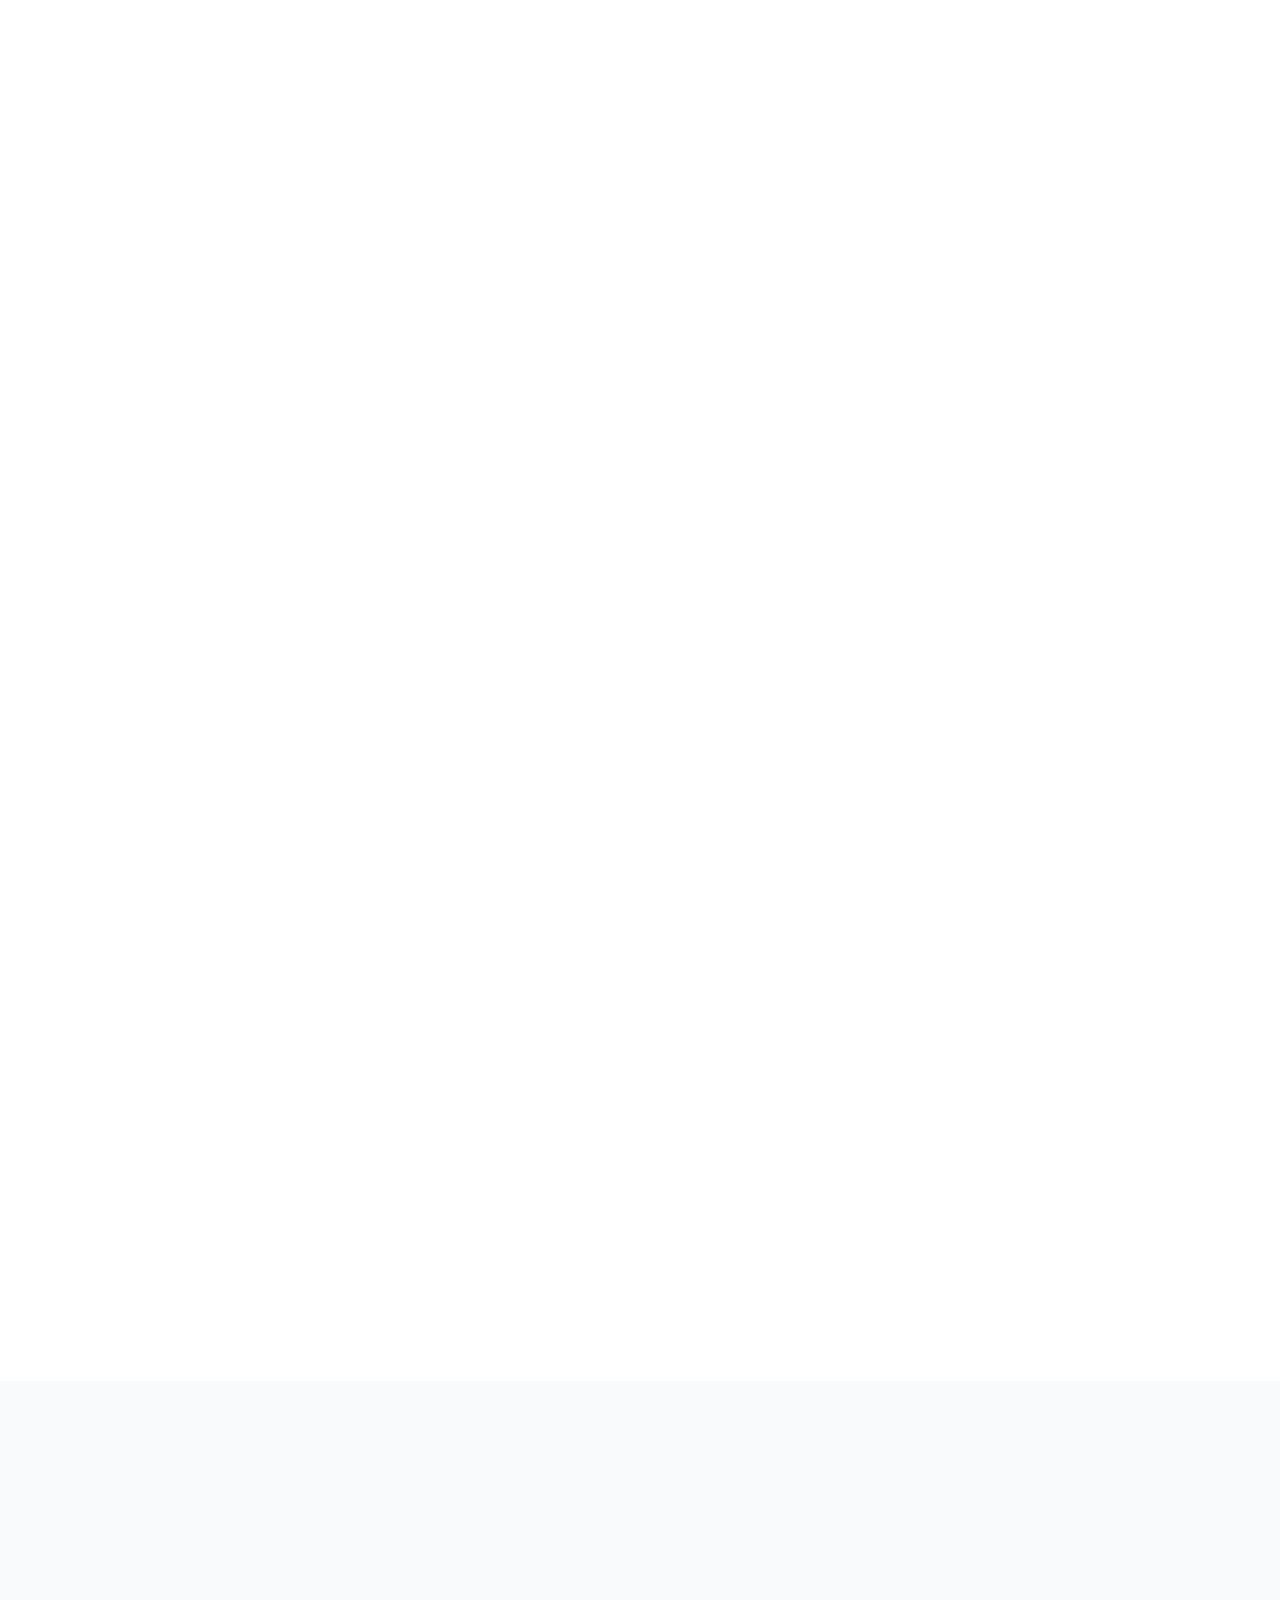
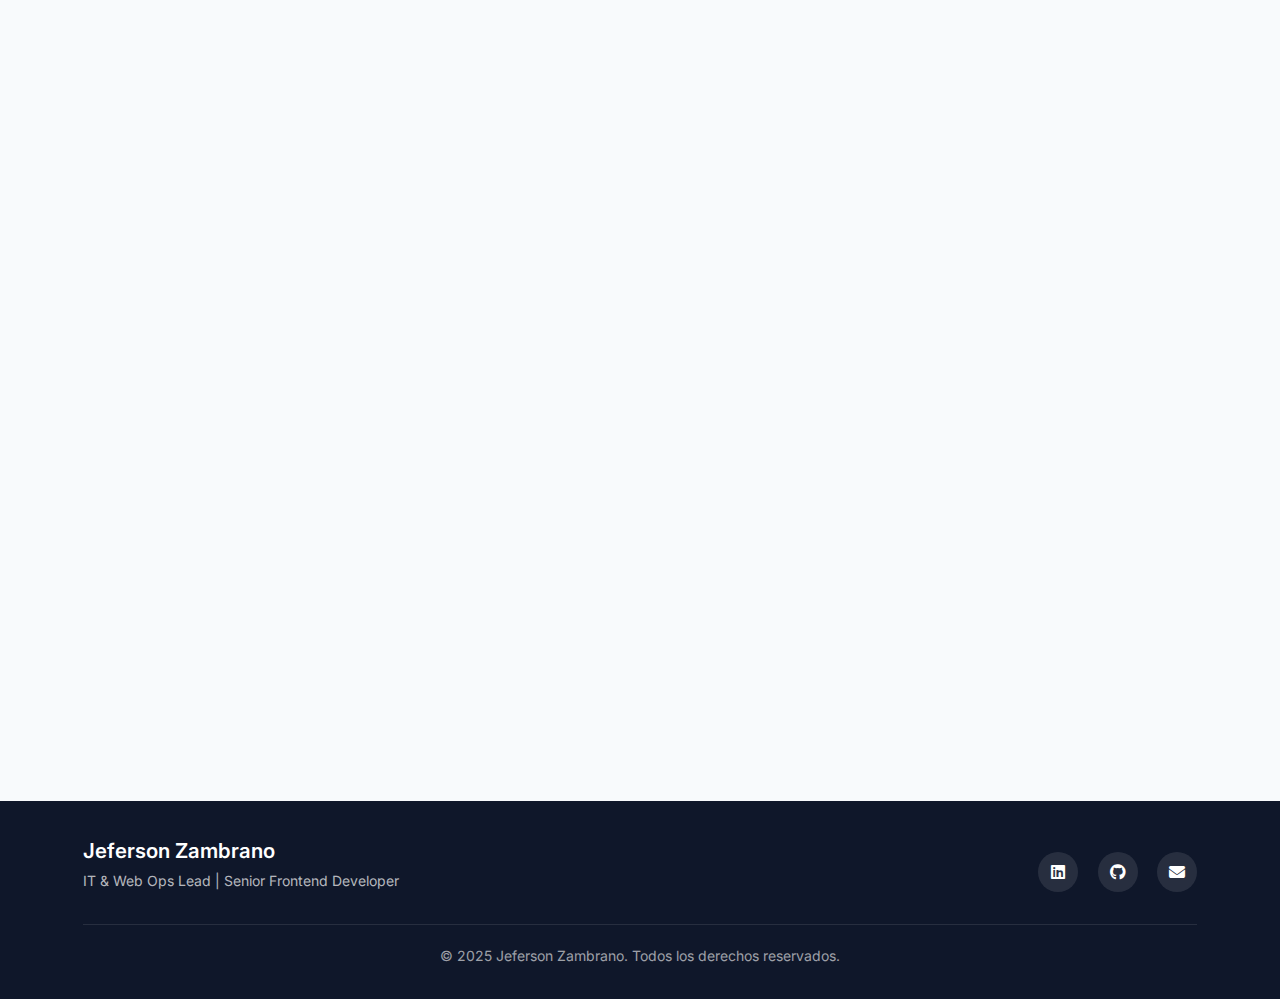
<file: jeferson/index.html>
<!DOCTYPE html>
<html lang="es" data-theme="verde">
<head>
    <meta charset="UTF-8">
    <meta name="viewport" content="width=device-width, initial-scale=1.0">
    <meta name="description" content="Jeferson Zambrano - IT & Web Ops Lead | Senior Frontend · UX/UI Designer | 15+ años de experiencia">
    <meta name="keywords" content="Frontend Developer, UX/UI Designer, Web Development, IT Operations, Madrid">
    <meta name="author" content="Jeferson Zambrano">
    
    <!-- Open Graph Meta Tags -->
    <meta property="og:title" content="Jeferson Zambrano - IT & Web Ops Lead">
    <meta property="og:description" content="Senior Frontend Developer y UX/UI Designer con más de 10 años de experiencia en desarrollo web">
    <meta property="og:type" content="website">
    <meta property="og:url" content="https://jeffzambrano.github.io">
    
    <!-- Twitter Card Meta Tags -->
    <meta name="twitter:card" content="summary_large_image">
    <meta name="twitter:title" content="Jeferson Zambrano - IT & Web Ops Lead">
    <meta name="twitter:description" content="Senior Frontend Developer y UX/UI Designer especializado en experiencias digitales">
    
    <title>Jeferson Zambrano - IT & Web Ops Lead</title>
    
    <!-- Favicon -->
    <link rel="icon" type="image/svg+xml" href="favicon.svg">
    <link rel="icon" type="image/x-icon" href="favicon.ico">
    <link rel="apple-touch-icon" sizes="180x180" href="apple-touch-icon.png">
    
    <!-- Google Fonts -->
    <link href="https://fonts.googleapis.com/css2?family=Inter:wght@300;400;500;600;700&display=swap" rel="stylesheet">
    
    <!-- Font Awesome -->
    <link rel="stylesheet" href="https://cdnjs.cloudflare.com/ajax/libs/font-awesome/6.4.0/css/all.min.css">
    
    <!-- AOS (Animate On Scroll) -->
    <link href="https://unpkg.com/aos@2.3.1/dist/aos.css" rel="stylesheet">
    
    <!-- CSS -->
    <link rel="stylesheet" href="../assets/css/cv-root.css">
    <link rel="stylesheet" href="../assets/css/cv-styles.css">
    
</head>
<body>
    <!-- Navigation -->
    <nav class="navbar" id="navbar">
        <div class="navbar__container">
            <div class="navbar__logo">
                <a href="#home">
                    <svg xmlns="http://www.w3.org/2000/svg" viewBox="0 0 32 32" width="40" height="40">
                        <defs>
                            <linearGradient id="navGradient" x1="0%" y1="0%" x2="100%" y2="100%">
                                <stop offset="0%" style="stop-color:#f59e0b"/>
                                <stop offset="100%" style="stop-color:#d97706"/>
                            </linearGradient>
                        </defs>
                        <circle cx="16" cy="16" r="15" fill="url(#navGradient)"/>
                        <circle cx="16" cy="16" r="14" fill="none" stroke="rgba(255,255,255,0.2)" stroke-width="0.5"/>
                        <path d="M 12 10 L 20 10 L 20 12 L 17 12 L 17 20 Q 17 23 14 23 Q 11 23 11 20 L 13 20 Q 13 21 14 21 Q 15 21 15 20 L 15 10 Z" fill="white" font-weight="bold"/>
                        <circle cx="16" cy="16" r="0.5" fill="rgba(255,255,255,0.6)"/>
                        <circle cx="10" cy="12" r="1" fill="rgba(255,255,255,0.3)"/>
                        <circle cx="22" cy="12" r="1" fill="rgba(255,255,255,0.3)"/>
                        <circle cx="10" cy="22" r="1" fill="rgba(255,255,255,0.3)"/>
                        <circle cx="22" cy="22" r="1" fill="rgba(255,255,255,0.3)"/>
                    </svg>
                </a>
            </div>
            <ul class="navbar__menu">
                <li class="navbar__item">
                    <a href="https://ohwowagencia.github.io/" class="navbar__link">Inicio</a>
                </li>
                <li class="navbar__item">
                    <a href="#about" class="navbar__link">Sobre Mí</a>
                </li>
                <li class="navbar__item">
                    <a href="#experience" class="navbar__link">Experiencia</a>
                </li>
                <li class="navbar__item">
                    <a href="#skills" class="navbar__link">Competencias</a>
                </li>
                <li class="navbar__item">
                    <a href="#contact" class="navbar__link">Contacto</a>
                </li>
            </ul>
            <div class="navbar__hamburger">
                <span class="navbar__hamburger-bar"></span>
                <span class="navbar__hamburger-bar"></span>
                <span class="navbar__hamburger-bar"></span>
            </div>
        </div>
    </nav>

    <!-- Hero Section con tema Jeferson -->
    <section id="home" class="hero l-section l-section--hero">
        <div class="hero__container l-container">
            <div class="l-grid l-grid--hero">
                <div class="hero__content" data-aos="fade-up">
                    <h1 class="hero__title">
                        Jeferson Zambrano
                    </h1>
                    <p class="hero__subtitle">
                        IT & Web Ops Lead · Senior Frontend · UX/UI Designer · 15+ años de experiencia
                    </p>
                    <p class="hero__description">
                        Transformo ideas en experiencias digitales excepcionales, combinando diseño estratégico con desarrollo técnico avanzado
                    </p>
                    
                    <!-- Value Proposition específico para Jeferson -->
                    <div class="value-proposition mb--lg">
                        <h3>
                            <i class="fas fa-lightbulb"></i>
                            Mi Propuesta de Valor
                        </h3>
                        <p>Combino visión estratégica de negocio con experiencia técnica sólida para crear soluciones digitales que impulsan resultados reales</p>
                    </div>
                    
                    <div class="hero__buttons">
                        <a href="#contact" class="btn btn--primary">
                            <i class="fas fa-envelope"></i>
                            Contactar
                        </a>
                        <a href="#experience" class="btn btn--secondary">
                            <i class="fas fa-user"></i>
                            Ver Experiencia
                        </a>
                    </div>
                    <div class="hero__contact">
                        <div class="contact-item">
                            <i class="contact-item__icon fas fa-envelope"></i>
                            <span>jeffproduccion@gmail.com</span>
                        </div>
                        <div class="contact-item">
                            <i class="contact-item__icon fas fa-phone"></i>
                            <span>+34 688 351 935</span>
                        </div>
                        <div class="contact-item">
                            <i class="contact-item__icon fas fa-map-marker-alt"></i>
                            <span>Madrid, España</span>
                        </div>
                    </div>
                </div>
                <div class="hero__image" data-aos="fade-left">
                    <div class="profile-card">
                        <div class="profile-card__avatar">
                            <svg xmlns="http://www.w3.org/2000/svg" viewBox="0 0 200 200" width="120" height="120">
                                <defs>
                                    <linearGradient id="profileGradient" x1="0%" y1="0%" x2="100%" y2="100%">
                                        <stop offset="0%" style="stop-color:#fbbf24"/>
                                        <stop offset="100%" style="stop-color:#f59e0b"/>
                                    </linearGradient>
                                </defs>
                                <circle cx="100" cy="100" r="90" fill="url(#profileGradient)"/>
                                <circle cx="100" cy="100" r="85" fill="none" stroke="rgba(255,255,255,0.2)" stroke-width="1"/>
                                <!-- Letra J más elaborada -->
                                <path d="M 70 60 L 130 60 L 130 75 L 115 75 L 115 125 Q 115 150 90 150 Q 65 150 65 125 L 80 125 Q 80 135 90 135 Q 100 135 100 125 L 100 75 L 70 75 Z" fill="white" font-weight="700"/>
                                <!-- Elementos decorativos tech -->
                                <circle cx="50" cy="60" r="4" fill="rgba(255,255,255,0.3)"/>
                                <circle cx="150" cy="60" r="3" fill="rgba(255,255,255,0.2)"/>
                                <circle cx="50" cy="140" r="3" fill="rgba(255,255,255,0.2)"/>
                                <circle cx="150" cy="140" r="4" fill="rgba(255,255,255,0.3)"/>
                                <circle cx="100" cy="100" r="2" fill="rgba(255,255,255,0.8)"/>
                            </svg>
                        </div>
                        <div class="profile-card__info">
                            <h3>Jeferson Zambrano</h3>
                            <p>Frontend Lead & UX Designer</p>
                        </div>
                    </div>
                </div>
            </div>
        </div>
        <div class="scroll-indicator">
            <a href="#about" class="scroll-indicator__link">
                <i class="fas fa-chevron-down"></i>
            </a>
        </div>
    </section>

    <!-- About Section con stats específicos de Jeferson (grid 2x2) -->
    <section id="about" class="l-section l-section--alternate">
        <div class="l-container">
            <div class="section-header" data-aos="fade-up">
                <h2 class="section-header__title">Perfil Profesional</h2>
                <div class="section-header__line"></div>
            </div>
            <div class="l-grid l-grid--two-columns">
                <div class="about__text" data-aos="fade-right">
                    <p>
                    Senior Frontend Developer & UX/UI Designer especializado en crear experiencias digitales que unen estrategia de marca y usuario. Experto en el desarrollo de interfaces intuitivas, design systems escalables y arquitecturas frontend sólidas, integrando WebOps e IT Operations para garantizar estabilidad, rendimiento y escalabilidad.
                    </p>

                    <p>
                    Combino visión estética y precisión técnica con metodologías ágiles y mejores prácticas de desarrollo. Mi enfoque se centra en entregar soluciones digitales que optimizan la experiencia del usuario, aceleran el time-to-market y generan impacto directo en la conversión y el negocio.
                    </p>

                    <p>
                    Con una sólida experiencia gerencial y organizacional, he liderado equipos multidisciplinarios y gestionado departamentos IT, garantizando alineación entre tecnología, diseño y negocio. Mi formación en Administración y Diseño Gráfico me aporta una visión integral: capacidad para estructurar procesos, optimizar recursos y traducir la estrategia corporativa en soluciones digitales coherentes, escalables y orientadas al crecimiento.
                    </p>
                </div>
                <div class="l-grid" style="grid-template-columns: repeat(2, 1fr);" data-aos="fade-left">
                    <div class="stats__item">
                        <div class="stats__number">15+</div>
                        <div class="stats__label">Años Experiencia</div>
                    </div>
                    <div class="stats__item">
                        <div class="stats__number">150+</div>
                        <div class="stats__label">Proyectos Web</div>
                    </div>
                    <div class="stats__item">
                        <div class="stats__number">25+</div>
                        <div class="stats__label">Sistemas de Diseño</div>
                    </div>
                    <div class="stats__item">
                        <div class="stats__number">97%+</div>
                        <div class="stats__label">Satisfacción Cliente</div>
                    </div>
                </div>
            </div>
        </div>
    </section>

    <!-- Experience Section -->
    <section id="experience" class="l-section">
        <div class="l-container">
            <div class="section-header" data-aos="fade-up">
                <h2 class="section-header__title">Experiencia Profesional</h2>
                <div class="section-header__line"></div>
            </div>
            <div class="timeline">
                <!-- OH WOW! Agencia -->
                <div class="timeline__item" data-aos="fade-up">
                    <div class="timeline__dot"></div>
                    <div class="timeline__content card card--hover">
                        <div class="timeline__header">
                            <h3 class="timeline__title">Senior Frontend Developer & UX/UI Lead</h3>
                            <span class="timeline__company">OH WOW! Agencia</span>
                            <span class="timeline__period">Enero 2023 - Actualidad</span>
                            <span class="timeline__location">Madrid</span>
                        </div>
                        <p class="timeline__description">
                            Agencia digital especializada en branding, desarrollo web y experiencias digitales para clientes internacionales.
                        </p>

                        <ul class="timeline__list">
                            <li class="timeline__list-item">Liderazgo de equipos de frontend y UX/UI, definiendo estándares de calidad, performance y escalabilidad</li>
                            <li class="timeline__list-item">Desarrollo de design systems atómicos y componentes reutilizables para múltiples marcas y proyectos</li>
                            <li class="timeline__list-item">Implementación de arquitecturas frontend modernas con React, Vue.js, TypeScript y metodologías WebOps</li>
                            <li class="timeline__list-item">Diseño y prototipado de interfaces centradas en el usuario con Figma, aplicando research y benchmarks de UX/UI</li>
                            <li class="timeline__list-item">Optimización de performance web, SEO técnico y accesibilidad WCAG, asegurando KPIs y métricas de conversión</li>
                            <li class="timeline__list-item">Coordinación interdepartamental y soporte técnico N1/N2 en entornos internacionales</li>
                        </ul>

                        <div class="achievements">
                            <h4 class="achievements__title">Logros Clave:</h4>
                            <ul class="achievements__list">
                                <li class="achievements__item">Reducción del time-to-market en un 40% mediante la creación de un design system escalable</li>
                                <li class="achievements__item">Incremento del 60% en métricas de usabilidad y conversión en proyectos internacionales</li>
                                <li class="achievements__item">Consolidación de un modelo WebOps que mejoró la gestión de hosting, servidores y soporte interdepartamental</li>
                                <li class="achievements__item">Integración de automatizaciones CRM (Clientify + Make) optimizando la captación y seguimiento de leads</li>
                            </ul>
                        </div>                        
                    </div>
                </div>

                <!-- Global Alumni -->
                <div class="timeline__item" data-aos="fade-up">
                    <div class="timeline__dot"></div>
                    <div class="timeline__content card card--hover">
                        <div class="timeline__header">
                            <h3 class="timeline__title">IT & WebOps Specialist</h3>
                            <span class="timeline__company">Global Alumni</span>
                            <span class="timeline__period">2018 - 2022</span>
                            <span class="timeline__location">Madrid / Remoto</span>
                        </div>
                        <p class="timeline__description">
                            Gestión integral de entornos digitales para una edtech internacional especializada en programas
                            de formación ejecutiva con universidades de prestigio como MIT, Chicago Booth y UCLA. 
                            Responsabilidad directa en operaciones IT, mantenimiento de plataformas y soporte interdepartamental.
                        </p>
                        <ul class="timeline__list">
                            <li class="timeline__list-item">Mantenimiento de servidores, hosting y optimización de entornos web en WordPress y Moodle</li>
                            <li class="timeline__list-item">Soporte técnico N1/N2 para equipos internos y clientes finales en entornos educativos online</li>
                            <li class="timeline__list-item">Gestión de CRM, automatización de flujos y organización digital de workspaces</li>
                            <li class="timeline__list-item">Implementación de buenas prácticas en accesibilidad, SEO técnico y rendimiento web</li>
                            <li class="timeline__list-item">Colaboración con equipos de marketing, académicos y técnicos para garantizar la estabilidad de las operaciones</li>
                        </ul>
                        <div class="achievements">
                            <h4 class="achievements__title">Logros Clave:</h4>
                            <ul class="achievements__list">
                                <li class="achievements__item">Consolidación de un modelo de WebOps que mejoró la estabilidad y tiempos de respuesta de las plataformas</li>
                                <li class="achievements__item">Reducción de incidencias críticas en un 35% mediante soporte interdepartamental y estandarización de procesos</li>
                                <li class="achievements__item">Soporte en la ejecución de programas de universidades internacionales de primer nivel (MIT, UCLA, Chicago Booth)</li>
                            </ul>
                        </div>
                    </div>
                </div>

               <!-- Freelance & Proyectos Independientes -->
                <div class="timeline__item" data-aos="fade-up">
                    <div class="timeline__dot"></div>
                    <div class="timeline__content card card--hover">
                        <div class="timeline__header">
                            <h3 class="timeline__title">Frontend Developer & UX/UI Designer</h3>
                            <span class="timeline__company">Proyectos Freelance</span>
                            <span class="timeline__period">2015 - 2023</span>
                            <span class="timeline__location">Madrid / Remoto</span>
                        </div>
                        <p class="timeline__description">
                            Desarrollo independiente de soluciones digitales a medida para empresas, startups y profesionales. 
                            Especialización en ecosistemas WordPress y WooCommerce, con un enfoque integral que combina 
                            diseño, tecnología y negocio.
                        </p>
                        <ul class="timeline__list">
                            <li class="timeline__list-item">Diseño y desarrollo de más de 150 sitios web responsive con WordPress, HTML, CSS/SCSS y JavaScript</li>
                            <li class="timeline__list-item">Implementación de tiendas online con WooCommerce y Shopify, integrando pasarelas de pago y optimización de procesos de venta</li>
                            <li class="timeline__list-item">Diseño de identidades visuales digitales y branding corporativo con proyección digital</li>
                            <li class="timeline__list-item">Consultoría en UX/UI para mejorar conversión, retención y experiencia de usuario</li>
                            <li class="timeline__list-item">Gestión end-to-end de proyectos: briefing, conceptualización, arquitectura, deployment y mantenimiento</li>
                        </ul>
                        <div class="achievements">
                            <h4 class="achievements__title">Logros Clave:</h4>
                            <ul class="achievements__list">
                                <li class="achievements__item">Ejecución de 150+ proyectos digitales con un índice de satisfacción superior al 98%</li>
                                <li class="achievements__item">Consolidación de experiencia en sectores clave: salud, educación, retail y servicios profesionales</li>
                                <li class="achievements__item">Construcción de una red sólida de clientes recurrentes y referencias estratégicas</li>
                            </ul>
                        </div>
                    </div>
                </div>

                <!-- Inicios Profesionales -->
                <div class="timeline__item" data-aos="fade-up">
                    <div class="timeline__dot"></div>
                    <div class="timeline__content card card--hover">
                        <div class="timeline__header">
                            <h3 class="timeline__title">Web Developer & Graphic Designer</h3>
                            <span class="timeline__company">Estudios de Diseño & Agencias</span>
                            <span class="timeline__period">2012 - 2015</span>
                            <span class="timeline__location">Madrid</span>
                        </div>
                        <p class="timeline__description">
                            Primeros años profesionales en estudios de diseño gráfico y agencias creativas, adquiriendo 
                            experiencia en entornos multidisciplinarios y evolucionando del diseño gráfico tradicional 
                            al desarrollo web especializado.
                        </p>
                        <ul class="timeline__list">
                            <li class="timeline__list-item">Desarrollo de sitios web con HTML, CSS, JavaScript y PHP, integrando plantillas personalizadas</li>
                            <li class="timeline__list-item">Diseño gráfico para campañas digitales e impresas con Adobe Creative Suite</li>
                            <li class="timeline__list-item">Colaboración con equipos de marketing, comunicación y producción audiovisual</li>
                            <li class="timeline__list-item">Aprendizaje y adopción de metodologías ágiles en gestión de proyectos</li>
                        </ul>
                        <div class="achievements">
                            <h4 class="achievements__title">Logros Clave:</h4>
                            <ul class="achievements__list">
                                <li class="achievements__item">Transición sólida del diseño gráfico al desarrollo web, estableciendo la base de mi perfil híbrido</li>
                                <li class="achievements__item">Participación en campañas creativas reconocidas a nivel regional y sectorial</li>
                                <li class="achievements__item">Adquisición de competencias técnicas y creativas que consolidaron mi proyección profesional</li>
                            </ul>
                        </div>
                    </div>
                </div>

                <!-- Proyectos Destacados -->
                <div class="timeline__item" data-aos="fade-up">
                    <div class="timeline__dot"></div>
                    <div class="timeline__content card card--hover">
                        <div class="timeline__header">
                            <h3 class="timeline__title">Proyectos Destacados</h3> 
                            <span class="timeline__period">2011 - Actualidad</span>
                            <span class="timeline__location">Europa y América</span>
                        </div>
                        <div class="achievements">
                            <h4 class="achievements__title">Enlaces:</h4>
                            <ul class="achievements__list">
                                <li class="achievements__item">
                                    <strong>Academia Colón Móstoles:</strong> 
                                    <a href="https://www.figma.com/board/Urd8Ccv11hP8EbpiAnioj5/OWA---ALL---CLI---Academia-Col%C3%B3n-M%C3%B3stoles---Proyecto?node-id=4002-114&p=f&t=65eMYMn7WAUOMcEy-0" target="_blank">Kickoff <i class="fas fa-arrow-up-right-from-square"></i></a> · 
                                    <a href="https://www.figma.com/design/4GaCtz3Nc7rpRT8l561ymy/OWA---ALL---CLI---Academia-Col%C3%B3n-M%C3%B3stoles---UX-UI-System?node-id=3-2" target="_blank">UX/Benchmark <i class="fas fa-arrow-up-right-from-square"></i></a> · 
                                    <a href="https://www.figma.com/design/4GaCtz3Nc7rpRT8l561ymy/OWA---ALL---CLI---Academia-Col%C3%B3n-M%C3%B3stoles---UX-UI-System?node-id=166-6505" target="_blank">UI/Atomic Design System <i class="fas fa-arrow-up-right-from-square"></i></a> · 
                                    <a href="https://www.figma.com/design/YDaO4VFsd6quj6csOanwAT/OWA---ALL---CLI---Academia-Col%C3%B3n-M%C3%B3stoles---Full-Site?node-id=5-16" target="_blank">Prototipado <i class="fas fa-arrow-up-right-from-square"></i></a>
                                </li>
                                <li class="achievements__item">
                                    <strong>SKR - Academia de oposiciones:</strong> 
                                    <a href="https://www.figma.com/board/HUQfObzRtLU7A0EL981dDR/OWA---ALL---CLI---SKR---Proyecto?node-id=0-1&p=f&t=58HO555WK1u2AXqR-0" target="_blank">Kickoff <i class="fas fa-arrow-up-right-from-square"></i></a> · 
                                    <a href="https://www.figma.com/design/VYWPn4VM8sGNqnssBC2y6N/OWA---ALL---CLI---SKR---UX-UI-System?node-id=3-2" target="_blank">UX/Benchmark <i class="fas fa-arrow-up-right-from-square"></i></a> · 
                                    <a href="https://www.figma.com/design/VYWPn4VM8sGNqnssBC2y6N/OWA---ALL---CLI---SKR---UX-UI-System?node-id=166-6505" target="_blank">UI/Atomic Design System <i class="fas fa-arrow-up-right-from-square"></i></a> · 
                                    <a href="https://www.figma.com/design/6yxizG7xt9qqdNuYTJuTbH/OWA---ALL---CLI---SKR---Full-Site?node-id=0-1" target="_blank">Prototipado <i class="fas fa-arrow-up-right-from-square"></i></a> · 
                                    <a href="https://www.figma.com/slides/Znjzj81LO3iW6Wpcy43UQV/OWA---SEO---CLI---SRK---Auditor%C3%ADa-Inicial?node-id=0-1&p=f&t=QBglGAR0itPc7GPu-0" target="_blank">Auditoría SEO <i class="fas fa-arrow-up-right-from-square"></i></a> · 
                                    Web: En proceso
                                </li>
                                <li class="achievements__item">
                                    <strong>Concept Capital Group:</strong> 
                                    <a href="https://www.figma.com/design/HGw6nbgTBZsQ57wuo3fdDJ/Capital-Concept-Group---P%C3%A1gina-Web?node-id=79-11056" target="_blank">UX/Flowchart <i class="fas fa-arrow-up-right-from-square"></i></a> · 
                                    <a href="https://www.figma.com/design/HGw6nbgTBZsQ57wuo3fdDJ/Capital-Concept-Group---P%C3%A1gina-Web?node-id=17-7605" target="_blank">UI/Design System <i class="fas fa-arrow-up-right-from-square"></i></a> · 
                                    <a href="https://www.figma.com/design/HGw6nbgTBZsQ57wuo3fdDJ/Capital-Concept-Group---P%C3%A1gina-Web?node-id=762-24738" target="_blank">Prototipado <i class="fas fa-arrow-up-right-from-square"></i></a> · 
                                    <a href="https://concept-capital-group.com/" target="_blank">Web <i class="fas fa-arrow-up-right-from-square"></i></a>
                                </li>
                                <li class="achievements__item">
                                    <strong>Otros proyectos:</strong> 
                                    <a href="https://globalalumni.org/" target="_blank">Global Alumni <i class="fas fa-arrow-up-right-from-square"></i></a> · 
                                    <a href="https://professionalprograms.mit.edu/" target="_blank">MIT PE <i class="fas fa-arrow-up-right-from-square"></i></a> · 
                                    <a href="https://glhomes.es/" target="_blank">GL Homes <i class="fas fa-arrow-up-right-from-square"></i></a> (<a href="https://www.figma.com/design/MlTvOElSth7u38FxUwl6am/OWA---ALL---CLI---Reportes-de-Mantenimiento-Web?node-id=41-172" target="_blank">Reporte de Mantenimiento <i class="fas fa-arrow-up-right-from-square"></i></a>) · 
                                    <a href="https://fmor-skincareinstitute.com/" target="_blank">FMOR <i class="fas fa-arrow-up-right-from-square"></i></a> · 
                                    <a href="https://summerblueve.com/" target="_blank">Summer Blue VE <i class="fas fa-arrow-up-right-from-square"></i></a>
                                </li>
                            </ul>
                        </div>                        
                    </div>
                </div>
            </div>
        </div>
    </section>

    <!-- Skills Section -->
    <section id="skills" class="l-section l-section--alternate">
        <div class="l-container">
            <div class="section-header" data-aos="fade-up">
                <h2 class="section-header__title">Competencias Clave</h2>
                <div class="section-header__line"></div>
            </div>
            <div class="l-grid l-grid--responsive mb--xl">
                <!-- 1 -->
                <div class="skill-category" data-aos="fade-up" data-aos-delay="100">
                    <div class="skill-category__icon">
                        <i class="fas fa-users"></i>
                    </div>
                    <h3 class="skill-category__title">Tech Leadership</h3>
                    <p class="skill-category__description">
                        Gestión de equipos multidisciplinarios, mentoring en frontend/UX y dirección de proyectos digitales bajo metodologías ágiles, asegurando consistencia técnica, eficiencia y resultados medibles.
                    </p>
                </div>

                <!-- 2 -->
                <div class="skill-category" data-aos="fade-up" data-aos-delay="200">
                    <div class="skill-category__icon">
                        <i class="fas fa-code"></i>
                    </div>
                    <h3 class="skill-category__title">Frontend Development</h3>
                    <p class="skill-category__description">
                        Desarrollo avanzado con HTML5, CSS3, SCSS y JavaScript ES6+. Maquetación en WordPress/Elementor, uso de metodología BEM y conversión de prototipos Figma en interfaces optimizadas para SEO y accesibilidad.
                    </p>
                </div>

                <!-- 3 -->
                <div class="skill-category" data-aos="fade-up" data-aos-delay="300">
                    <div class="skill-category__icon">
                        <i class="fas fa-paint-brush"></i>
                    </div>
                    <h3 class="skill-category__title">UX/UI Design</h3>
                    <p class="skill-category__description">
                        Flujos de interacción, wireframes y prototipado en Figma, validación heurística y pruebas de usabilidad. Creación y documentación de design systems atómicos para garantizar escalabilidad en equipos y eficiencia en las fases de desarrollo.
                    </p>
                </div>

                <!-- 4 -->
                <div class="skill-category" data-aos="fade-up" data-aos-delay="400">
                    <div class="skill-category__icon">
                        <i class="fas fa-mobile-alt"></i>
                    </div>
                    <h3 class="skill-category__title">Responsive Design</h3>
                    <p class="skill-category__description">
                        Enfoque mobile-first, grid systems, media queries avanzadas y testing cross-browser. Accesibilidad (WCAG 2.1) y performance multi-dispositivo.
                    </p>
                </div>

                <!-- 5 -->
                <div class="skill-category" data-aos="fade-up" data-aos-delay="500">
                    <div class="skill-category__icon">
                        <i class="fas fa-search"></i>
                    </div>
                    <h3 class="skill-category__title">SEO & Performance</h3>
                    <p class="skill-category__description">
                        Core Web Vitals, Lighthouse y PageSpeed. Lazy loading, compresión de assets y marcado semántico. Schema.org e interlinking para SEO técnico.
                    </p>
                </div>

                <!-- 6 (fix: usar 'fab') -->
                <div class="skill-category" data-aos="fade-up" data-aos-delay="600">
                    <div class="skill-category__icon">
                        <i class="fab fa-wordpress"></i>
                    </div>
                    <h3 class="skill-category__title">CMS & E-commerce</h3>
                    <p class="skill-category__description">
                        WordPress y WooCommerce con ACF y CPT. Integraciones con Shopify, APIs REST y pasarelas de pago seguras. Escalabilidad y WebOps en producción.
                    </p>
                </div>

                <!-- 7 NUEVA: IA / Contenido -->
                <div class="skill-category" data-aos="fade-up" data-aos-delay="700">
                    <div class="skill-category__icon">
                        <i class="fas fa-robot"></i>
                    </div>
                    <h3 class="skill-category__title">AI & Content Generation</h3>
                    <p class="skill-category__description">
                        Prompt engineering, orquestación de GPTs/Gems y generación de assets visuales de alta calidad (mockups, variaciones, guidelines y control de estilo).
                    </p>
                </div>

                <!-- 8 NUEVA: Organización Digital -->
                <div class="skill-category" data-aos="fade-up" data-aos-delay="800">
                    <div class="skill-category__icon">
                        <i class="fas fa-diagram-project"></i>
                    </div>
                    <h3 class="skill-category__title">Digital Organization</h3>
                    <p class="skill-category__description">
                        Estructura de workspaces (ClickUp, Jira, Notion), permisos, nomenclaturas, SLAs y SOPs. Tableros, plantillas y rituales ágiles para delivery predecible.
                    </p>
                </div>

                <!-- 9 NUEVA (sorpresa): WebOps & Support -->
                <div class="skill-category" data-aos="fade-up" data-aos-delay="900">
                    <div class="skill-category__icon">
                        <i class="fas fa-server"></i>
                    </div>
                    <h3 class="skill-category__title">WebOps & Support</h3>
                    <p class="skill-category__description">
                        Hosting, DNS/SSL, backups y despliegues controlados. Monitoreo básico, hardening de buenas prácticas y soporte N1/N2 coordinado con negocio.
                    </p>
                </div>
            </div>
            
            <!-- Tech Stack -->
            <div class="tech-stack" data-aos="fade-up">
                <h3 class="tech-stack__title">Stack Tecnológico</h3>
                <div class="l-grid l-grid--responsive">
                    <div class="tech-stack__category">
                        <h4 class="tech-stack__category-title">Frontend Core</h4>
                        <div class="tech-stack__tags">
                            <span class="tech-stack__tag">HTML5</span>
                            <span class="tech-stack__tag">CSS3</span>
                            <span class="tech-stack__tag">JavaScript ES6+</span>
                            <span class="tech-stack__tag">SASS</span>
                            <span class="tech-stack__tag">CSS Grid</span>
                        </div>
                    </div>
                    
                    <div class="tech-stack__category">
                        <h4 class="tech-stack__category-title">Frameworks & Libraries</h4>
                        <div class="tech-stack__tags">
                            <span class="tech-stack__tag">Bootstrap</span>
                            <span class="tech-stack__tag">Tailwind CSS</span>
                            <span class="tech-stack__tag">jQuery</span>
                            <span class="tech-stack__tag">Advanced Custom Fields</span>
                            <span class="tech-stack__tag">Elementor</span>
                            <span class="tech-stack__tag">Swiper.js</span>
                        </div>
                    </div>
                    
                    <div class="tech-stack__category">
                        <h4 class="tech-stack__category-title">CMS & E-commerce</h4>
                        <div class="tech-stack__tags">
                            <span class="tech-stack__tag">WordPress</span>
                            <span class="tech-stack__tag">WooCommerce</span>
                            <span class="tech-stack__tag">Shopify</span>
                            <span class="tech-stack__tag">Elementor</span>
                            <span class="tech-stack__tag">ACF</span>
                        </div>
                    </div>
                    
                    <div class="tech-stack__category">
                        <h4 class="tech-stack__category-title">Design & Prototyping</h4>
                        <div class="tech-stack__tags">
                            <span class="tech-stack__tag">Figma</span>
                            <span class="tech-stack__tag">Webflow</span>
                            <span class="tech-stack__tag">Framer</span>
                            <span class="tech-stack__tag">Adobe XD</span>
                        </div>
                    </div>
                    
                    <div class="tech-stack__category">
                        <h4 class="tech-stack__category-title">Tools & Workflow</h4>
                        <div class="tech-stack__tags">
                            <span class="tech-stack__tag">Git</span>
                            <span class="tech-stack__tag">GitHub</span>
                            <span class="tech-stack__tag">VS Code</span>
                            <span class="tech-stack__tag">ClickUp</span>
                            <span class="tech-stack__tag">Notion</span>
                        </div>
                    </div>
                    
                    <div class="tech-stack__category">
                        <h4 class="tech-stack__category-title">Adobe Creative Suite</h4>
                        <div class="tech-stack__tags">
                            <span class="tech-stack__tag">Photoshop</span>
                            <span class="tech-stack__tag">Illustrator</span>
                            <span class="tech-stack__tag">After Effects</span>
                            <span class="tech-stack__tag">InDesign</span>
                            <span class="tech-stack__tag">Premiere Pro</span>
                        </div>
                    </div>
                </div>
            </div>
        </div>
    </section>

    <!-- Education Section -->
    <section id="education" class="l-section">
        <div class="l-container">
            <div class="section-header" data-aos="fade-up">
                <h2 class="section-header__title">Formación</h2>
                <div class="section-header__line"></div>
            </div>
            <div class="education__content" data-aos="fade-up">
                
                <!-- Licenciatura -->
                <div class="education__item l-flex">
                    <div class="education__icon">
                        <i class="fas fa-university"></i>
                    </div>
                    <div class="education__info">
                        <h3>Licenciatura en Administración de Empresas de Diseño</h3>
                        <p class="education__institution">Universidad · 2007 - 2011</p>
                        <p class="education__description">
                            Formación universitaria orientada a la gestión de proyectos creativos, dirección de arte, comunicación visual y administración de empresas enfocadas en diseño y medios digitales.
                        </p>
                    </div>
                </div>

                <!-- Formación avanzada y cursos -->
                <div class="education__item l-flex">
                    <div class="education__icon">
                        <i class="fas fa-certificate"></i>
                    </div>
                    <div class="education__info">
                        <h3>Formación Técnica & Especializaciones</h3>
                        <p class="education__institution">Educación Continua · 2013 - Actualidad</p>
                        <p class="education__description">
                            <strong>Desarrollo Web & Frontend:</strong> Desarrollo Web Fullstack (2022), Frontend Web (2021), Programación de aplicaciones web – Academia Colón (2021), Desarrollo Web I y II – Universidad de Alicante (2018).  
                            <br>
                            <strong>UX/UI & Diseño:</strong> Fundamentos de Diseño UX/UI (2020), UX Research/UI Design/Design System – Memorisely (2023), Dirección de Arte y Escritura Creativa – Escuela de Creativos (2013-2014).  
                            <br>
                            <strong>Comercio Electrónico & Transformación Digital:</strong> Comercio electrónico web (2019), E-commerce y SEO para Amazon (2022), Gestión de comercio electrónico (2023), Transformación digital (2022).  
                            <br>
                            <strong>Marketing & Data:</strong> Google Ads, Meta y Analytics (2024).  
                            <br>
                            <strong>IA & Automatización:</strong> Inteligencia Artificial Generativa Aplicada a la Transformación Digital (2023), ChatGPT y Make – Imperio Digital (2024-Actual).
                        </p>
                    </div>
                </div>

                <!-- Otras formaciones -->
                <div class="education__item l-flex">
                    <div class="education__icon">
                        <i class="fas fa-chalkboard-teacher"></i>
                    </div>
                    <div class="education__info">
                        <h3>Otras Formaciones Complementarias</h3>
                        <p class="education__institution">Cursos Especializados</p>
                        <p class="education__description">
                            Cursos de Fotografía Digital I, II y III (2011-2013). Francés (lectura, escritura y conversación, 2011-2013). Inglés (2004-2008, nivel profesional B2+).  
                            <br>Amplia formación en herramientas digitales: Figma, Adobe Creative Suite (Photoshop, Illustrator, InDesign, After Effects, Premiere, XD), GitHub, WordPress, Elementor, WooCommerce, Shopify, Webflow y herramientas de productividad (ClickUp, Jira, Notion, Make).
                        </p>
                    </div>
                </div>

            </div>
        </div>
    </section>

    <!-- Contact Section con nota para reclutadores (específico de Jeferson) -->
    <section id="contact" class="l-section l-section--alternate">
        <div class="l-container">
            <div class="section-header" data-aos="fade-up">
                <h2 class="section-header__title">Contacto</h2>
                <div class="section-header__line"></div>
            </div>
            <div class="l-grid l-grid--two-columns">
                <div class="contact__info" data-aos="fade-right">
                    <h3>¿Hablamos de tu próximo proyecto?</h3>
                    <p>Estoy disponible para colaboraciones, proyectos freelance y oportunidades de crecimiento profesional.</p>
                    
                    <!-- Nota específica para reclutadores -->
                    <div class="availability-note mb--xl">
                        <i class="fas fa-info-circle"></i>
                        <p><strong>Para Reclutadores:</strong> Actualmente estoy abierto a nuevas oportunidades laborales. Busco proyectos desafiantes donde pueda aportar mi experiencia en UX/UI y desarrollo frontend para crear productos digitales excepcionales.</p>
                    </div>
                    
                    <div class="contact__details">
                        <div class="contact-detail">
                            <div class="contact-detail__icon">
                                <i class="fas fa-envelope"></i>
                            </div>
                            <div class="contact-detail__text">
                                <h4 class="contact-detail__title">Email</h4>
                                <a href="mailto:jeffproduccion@gmail.com" class="contact-detail__link">jeffproduccion@gmail.com</a>
                            </div>
                        </div>
                        
                        <div class="contact-detail">
                            <div class="contact-detail__icon">
                                <i class="fas fa-phone"></i>
                            </div>
                            <div class="contact-detail__text">
                                <h4 class="contact-detail__title">Teléfono</h4>
                                <a href="tel:+34688351935" class="contact-detail__link">+34 688 351 935</a>
                            </div>
                        </div>
                        
                        <div class="contact-detail">
                            <div class="contact-detail__icon">
                                <i class="fas fa-map-marker-alt"></i>
                            </div>
                            <div class="contact-detail__text">
                                <h4 class="contact-detail__title">Ubicación</h4>
                                <span class="contact-detail__text">Madrid, España</span>
                            </div>
                        </div>
                        
                        <div class="contact-detail">
                            <div class="contact-detail__icon">
                                <i class="fab fa-linkedin"></i>
                            </div>
                            <div class="contact-detail__text">
                                <h4 class="contact-detail__title">LinkedIn</h4>
                                <a href="https://linkedin.com/in/jeffzambrano-diseno-web" target="_blank" class="contact-detail__link">jeffzambrano-diseno-web</a>
                            </div>
                        </div>
                    </div>
                </div>
                
                <div class="container--form" data-aos="fade-left">
                    <form class="form" id="contactForm">
                        <div class="form__group">
                            <input type="text" id="name" name="name" class="form__input" required>
                            <label for="name" class="form__label">Nombre</label>
                        </div>
                        
                        <div class="form__group">
                            <input type="email" id="email" name="email" class="form__input" required>
                            <label for="email" class="form__label">Email</label>
                        </div>
                        
                        <div class="form__group">
                            <input type="text" id="subject" name="subject" class="form__input" required>
                            <label for="subject" class="form__label">Asunto</label>
                        </div>
                        
                        <div class="form__group">
                            <textarea id="message" name="message" rows="5" class="form__textarea" required></textarea>
                            <label for="message" class="form__label">Mensaje</label>
                        </div>
                        
                        <button type="submit" class="btn btn--primary">
                            <i class="fas fa-paper-plane"></i>
                            Enviar Mensaje
                        </button>
                    </form>
                </div>
            </div>
        </div>
    </section>

    <!-- Footer -->
    <footer class="footer">
        <div class="l-container">
            <div class="footer__content">
                <div class="footer__info">
                    <h3 class="footer__title">Jeferson Zambrano</h3>
                    <p class="footer__subtitle">IT & Web Ops Lead | Senior Frontend Developer</p>
                </div>
                <div class="footer__social">
                    <a href="https://linkedin.com/in/jeffzambrano-diseno-web" target="_blank" title="LinkedIn" class="footer__social-link">
                        <i class="fab fa-linkedin"></i>
                    </a>
                    <a href="https://github.com/jeffzambrano" target="_blank" title="GitHub" class="footer__social-link">
                        <i class="fab fa-github"></i>
                    </a>
                    <a href="mailto:jeffproduccion@gmail.com" title="Email" class="footer__social-link">
                        <i class="fas fa-envelope"></i>
                    </a>
                </div>
            </div>
            <div class="footer__bottom">
                <p class="footer__copyright">&copy; 2025 Jeferson Zambrano. Todos los derechos reservados.</p>
            </div>
        </div>
    </footer>

    <!-- Scripts -->
    <script src="https://unpkg.com/aos@2.3.1/dist/aos.js"></script>
    <script src="../assets/js/cv-config.js"></script>
</body>

</html>
</file>
<file: assets/css/cv-root.css>
/* ==========================================
   CSS CUSTOM PROPERTIES (ROOT VARIABLES)
   CV SYSTEM - METODOLOGÍAS UNIFICADAS
   Alejandro Battaglio & Jeferson Zambrano
   ========================================== */

/* ==========================================
   TEMA POR DEFECTO - ALEJANDRO (AZUL)
   ========================================== */

:root {
    /* ==========================================
       COLORES PRINCIPALES
       ========================================== */
    --color-primary: #2563eb;
    --color-primary-dark: #1d4ed8;
    --color-primary-light: #3b82f6;
    --color-secondary: #64748b;
    --color-accent: #f59e0b;
    
    /* ==========================================
       COLORES DE FONDO
       ========================================== */
    --color-bg-primary: #ffffff;
    --color-bg-secondary: #f8fafc;
    --color-bg-dark: #0f172a;
    --color-bg-card: #ffffff;
    --color-navbar-bg: rgba(255, 255, 255, 0.95);
    --color-navbar-bg-scrolled: rgba(255, 255, 255, 0.98);
    
    /* ==========================================
       COLORES DE TEXTO
       ========================================== */
    --color-text-primary: #0f172a;
    --color-text-secondary: #64748b;
    --color-text-light: #94a3b8;
    --color-text-white: #ffffff;
    
    /* ==========================================
       COLORES DE INTERFAZ
       ========================================== */
    --color-border-light: rgba(0, 0, 0, 0.1);
    --color-border-medium: rgba(0, 0, 0, 0.2);
    --color-border-dark: rgba(0, 0, 0, 0.3);
    
    /* Estados de elementos */
    --color-success: #10b981;
    --color-warning: #f59e0b;
    --color-error: #ef4444;
    --color-info: #3b82f6;
    
    /* ==========================================
       GRADIENTES
       ========================================== */
    --gradient-primary: linear-gradient(135deg, var(--color-primary) 0%, var(--color-primary-dark) 100%);
    --gradient-secondary: linear-gradient(135deg, var(--color-secondary) 0%, #475569 100%);
    --gradient-hero: linear-gradient(135deg, var(--color-bg-dark) 0%, #1e293b 100%);
    --gradient-accent: linear-gradient(135deg, var(--color-accent) 0%, #d97706 100%);
    
    /* Gradientes especiales */
    --gradient-card: linear-gradient(145deg, var(--color-bg-card) 0%, rgba(255, 255, 255, 0.9) 100%);
    --gradient-overlay: linear-gradient(180deg, transparent 0%, rgba(0, 0, 0, 0.4) 100%);
    
    /* ==========================================
       SOMBRAS (SHADOWS)
       ========================================== */
    --shadow-xs: 0 0.0625rem 0.125rem rgba(0, 0, 0, 0.05);
    --shadow-sm: 0 0.0625rem 0.125rem 0 rgba(0, 0, 0, 0.05);
    --shadow-md: 0 0.25rem 0.375rem -0.0625rem rgba(0, 0, 0, 0.1), 0 0.125rem 0.25rem -0.0625rem rgba(0, 0, 0, 0.06);
    --shadow-lg: 0 0.625rem 0.9375rem -0.1875rem rgba(0, 0, 0, 0.1), 0 0.25rem 0.375rem -0.125rem rgba(0, 0, 0, 0.05);
    --shadow-xl: 0 1.25rem 1.5625rem -0.3125rem rgba(0, 0, 0, 0.1), 0 0.625rem 0.625rem -0.3125rem rgba(0, 0, 0, 0.04);
    --shadow-2xl: 0 1.5625rem 3.125rem -0.75rem rgba(0, 0, 0, 0.25);
    
    /* Sombras especiales */
    --shadow-inner: inset 0 0.125rem 0.25rem 0 rgba(0, 0, 0, 0.06);
    --shadow-outline: 0 0 0 0.1875rem rgba(59, 130, 246, 0.5);
    --shadow-glow: 0 0 1rem rgba(37, 99, 235, 0.3);
    
    /* ==========================================
       TIPOGRAFÍA - FLUID DESIGN CON CLAMP()
       ========================================== */
    
    /* Familias de fuente */
    --font-family-base: 'Inter', -apple-system, BlinkMacSystemFont, 'Segoe UI', Roboto, sans-serif;
    --font-family-heading: 'Inter', -apple-system, BlinkMacSystemFont, 'Segoe UI', Roboto, sans-serif;
    --font-family-mono: 'Fira Code', 'Monaco', 'Cascadia Code', 'Roboto Mono', monospace;
    
    /* Tamaños de fuente fluidos */
    --font-size-xs: clamp(0.75rem, 0.9vw, 0.875rem);
    --font-size-sm: clamp(0.875rem, 1vw, 1rem);
    --font-size-base: clamp(1rem, 1.2vw, 1.125rem);
    --font-size-md: clamp(1.125rem, 1.4vw, 1.25rem);
    --font-size-lg: clamp(1.25rem, 1.6vw, 1.5rem);
    --font-size-xl: clamp(1.5rem, 2vw, 1.875rem);
    --font-size-2xl: clamp(1.875rem, 2.5vw, 2.25rem);
    --font-size-3xl: clamp(2.25rem, 3vw, 3rem);
    --font-size-4xl: clamp(3rem, 4vw, 3.75rem);
    --font-size-5xl: clamp(3.75rem, 5vw, 4.5rem);
    --font-size-display: clamp(2.5rem, 5vw, 4rem);
    
    /* Pesos de fuente */
    --font-weight-thin: 100;
    --font-weight-extralight: 200;
    --font-weight-light: 300;
    --font-weight-normal: 400;
    --font-weight-medium: 500;
    --font-weight-semibold: 600;
    --font-weight-bold: 700;
    --font-weight-extrabold: 800;
    --font-weight-black: 900;
    
    /* Alturas de línea */
    --line-height-none: 1;
    --line-height-tight: 1.2;
    --line-height-snug: 1.375;
    --line-height-normal: 1.5;
    --line-height-base: 1.6;
    --line-height-relaxed: 1.8;
    --line-height-loose: 2;
    
    /* Espaciado entre letras */
    --letter-spacing-tighter: -0.05em;
    --letter-spacing-tight: -0.025em;
    --letter-spacing-normal: 0em;
    --letter-spacing-wide: 0.025em;
    --letter-spacing-wider: 0.05em;
    --letter-spacing-widest: 0.1em;
    
    /* ==========================================
       ESPACIADO - FLUID DESIGN CON CLAMP()
       ========================================== */
    
    /* Espaciado base fluido */
    --spacing-0: 0;
    --spacing-px: 0.0625rem;
    --spacing-0-5: clamp(0.125rem, 0.25vw, 0.25rem);
    --spacing-xs: clamp(0.25rem, 0.5vw, 0.5rem);
    --spacing-sm: clamp(0.5rem, 1vw, 1rem);
    --spacing-md: clamp(1rem, 1.5vw, 1.5rem);
    --spacing-lg: clamp(1.5rem, 2vw, 2rem);
    --spacing-xl: clamp(2rem, 3vw, 3rem);
    --spacing-2xl: clamp(3rem, 4vw, 4rem);
    --spacing-3xl: clamp(4rem, 6vw, 6rem);
    --spacing-4xl: clamp(6rem, 8vw, 8rem);
    --spacing-5xl: clamp(8rem, 10vw, 10rem);
    
    /* Espaciado especializado */
    --spacing-section-block: clamp(3rem, 8vw, 6rem);
    --spacing-section-inline: clamp(1rem, 4vw, 2rem);
    --spacing-component: clamp(1rem, 2vw, 1.5rem);
    --spacing-element: clamp(0.5rem, 1vw, 1rem);
    
    /* Espaciado de contenido */
    --spacing-content-gap: clamp(1rem, 2vw, 2rem);
    --spacing-card-padding: clamp(1rem, 3vw, 1.5rem);
    --spacing-button-padding-y: clamp(0.5rem, 1vw, 0.75rem);
    --spacing-button-padding-x: clamp(1rem, 2vw, 1.5rem);
    
    /* ==========================================
       TRANSICIONES Y ANIMACIONES
       ========================================== */
    
    /* Duraciones */
    --duration-instant: 0ms;
    --duration-fast: 150ms;
    --duration-normal: 300ms;
    --duration-slow: 500ms;
    --duration-slower: 750ms;
    --duration-slowest: 1000ms;
    
    /* Funciones de easing */
    --ease-linear: linear;
    --ease-in: ease-in;
    --ease-out: ease-out;
    --ease-in-out: ease-in-out;
    --ease-bounce: cubic-bezier(0.68, -0.55, 0.265, 1.55);
    --ease-smooth: cubic-bezier(0.4, 0, 0.2, 1);
    --ease-sharp: cubic-bezier(0.4, 0, 0.6, 1);
    
    /* Transiciones predefinidas */
    --transition-fast: var(--duration-fast) var(--ease-smooth);
    --transition-base: var(--duration-normal) var(--ease-smooth);
    --transition-slow: var(--duration-slow) var(--ease-smooth);
    --transition-bounce: var(--duration-normal) var(--ease-bounce);
    
    /* Transiciones específicas */
    --transition-colors: color var(--transition-base), background-color var(--transition-base), border-color var(--transition-base);
    --transition-opacity: opacity var(--transition-base);
    --transition-shadow: box-shadow var(--transition-base);
    --transition-transform: transform var(--transition-base);
    --transition-all: all var(--transition-base);
    
    /* ==========================================
       BORDER RADIUS
       ========================================== */
    --radius-none: 0;
    --radius-xs: 0.125rem;
    --radius-sm: 0.25rem;
    --radius-md: 0.375rem;
    --radius-lg: 0.5rem;
    --radius-xl: 0.75rem;
    --radius-2xl: 1rem;
    --radius-3xl: 1.5rem;
    --radius-full: 9999px;
    
    /* ==========================================
       Z-INDEX SCALE
       ========================================== */
    --z-index-hide: -1;
    --z-index-auto: auto;
    --z-index-base: 0;
    --z-index-docked: 10;
    --z-index-dropdown: 1000;
    --z-index-sticky: 1100;
    --z-index-banner: 1200;
    --z-index-overlay: 1300;
    --z-index-modal: 1400;
    --z-index-popover: 1500;
    --z-index-skiplink: 1600;
    --z-index-toast: 1700;
    --z-index-tooltip: 1800;
    
    /* Z-index específicos del proyecto */
    --z-index-navbar: var(--z-index-sticky);
    --z-index-hero-content: var(--z-index-base);
    --z-index-scroll-indicator: var(--z-index-docked);
    
    /* ==========================================
       BREAKPOINTS (Para JavaScript)
       ========================================== */
    --breakpoint-xs: 30em;      /* 480px */
    --breakpoint-sm: 48em;      /* 768px */
    --breakpoint-md: 64em;      /* 1024px */
    --breakpoint-lg: 80em;      /* 1280px */
    --breakpoint-xl: 96em;      /* 1536px */
    
    /* ==========================================
       CONTENIDO MÁXIMO
       ========================================== */
    --max-width-xs: 20rem;      /* 320px */
    --max-width-sm: 24rem;      /* 384px */
    --max-width-md: 28rem;      /* 448px */
    --max-width-lg: 32rem;      /* 512px */
    --max-width-xl: 36rem;      /* 576px */
    --max-width-2xl: 42rem;     /* 672px */
    --max-width-3xl: 48rem;     /* 768px */
    --max-width-4xl: 56rem;     /* 896px */
    --max-width-5xl: 64rem;     /* 1024px */
    --max-width-6xl: 72rem;     /* 1152px */
    --max-width-7xl: 80rem;     /* 1280px */
    --max-width-container: clamp(20rem, 90vw, 75rem); /* Contenedor principal */
    
    /* ==========================================
       ASPECTOS RATIOS
       ========================================== */
    --aspect-square: 1 / 1;
    --aspect-video: 16 / 9;
    --aspect-photo: 4 / 3;
    --aspect-golden: 1.618 / 1;
}

/* ==========================================
   TEMA ALTERNATIVO - JEFERSON (NARANJA)
   ========================================== */

[data-theme="jeferson"] {
    /* Colores principales actualizados */
    --color-primary: #f59e0b;
    --color-primary-dark: #d97706;
    --color-primary-light: #fbbf24;
    --color-accent: #2563eb;
    
    /* Fondo secundario específico */
    --color-bg-secondary: #fefbf3;
    
    /* Gradientes actualizados para el tema */
    --gradient-primary: linear-gradient(135deg, #f59e0b 0%, #d97706 100%);
    --gradient-accent: linear-gradient(135deg, #2563eb 0%, #1d4ed8 100%);
    
    /* Sombra de brillo específica para el tema naranja */
    --shadow-glow: 0 0 1rem rgba(245, 158, 11, 0.3);
}

/* ==========================================
   TEMAS ADICIONALES (PREPARADOS PARA FUTURO)
   ========================================== */

/* Tema Verde */
[data-theme="verde"] {
    --color-primary: #10b981;
    --color-primary-dark: #059669;
    --color-primary-light: #34d399;
    --color-accent: #f59e0b;
    --gradient-primary: linear-gradient(135deg, #10b981 0%, #059669 100%);
    --shadow-glow: 0 0 1rem rgba(16, 185, 129, 0.3);
}

/* Tema Violeta */
[data-theme="violeta"] {
    --color-primary: #8b5cf6;
    --color-primary-dark: #7c3aed;
    --color-primary-light: #a78bfa;
    --color-accent: #f59e0b;
    --gradient-primary: linear-gradient(135deg, #8b5cf6 0%, #7c3aed 100%);
    --shadow-glow: 0 0 1rem rgba(139, 92, 246, 0.3);
}

/* Tema Rosa */
[data-theme="rosa"] {
    --color-primary: #ec4899;
    --color-primary-dark: #db2777;
    --color-primary-light: #f472b6;
    --color-accent: #8b5cf6;
    --gradient-primary: linear-gradient(135deg, #ec4899 0%, #db2777 100%);
    --shadow-glow: 0 0 1rem rgba(236, 72, 153, 0.3);
}

/* ==========================================
   MODO OSCURO (PREPARADO PARA FUTURO)
   ========================================== */

[data-theme="dark"] {
    /* Colores invertidos para modo oscuro */
    --color-bg-primary: #0f172a;
    --color-bg-secondary: #1e293b;
    --color-bg-card: #334155;
    --color-text-primary: #f1f5f9;
    --color-text-secondary: #cbd5e1;
    --color-text-light: #94a3b8;
    --color-border-light: rgba(255, 255, 255, 0.1);
    --color-navbar-bg: rgba(15, 23, 42, 0.95);
    --color-navbar-bg-scrolled: rgba(15, 23, 42, 0.98);
}

/* ==========================================
   VARIABLES DE SISTEMA (NO MODIFICAR)
   ========================================== */

:root {
    /* Variables del sistema para cálculos internos */
    --system-font-size-base: 16px;
    --system-viewport-min: 320px;
    --system-viewport-max: 1440px;
    --system-golden-ratio: 1.618;
    --system-minor-second: 1.067;
    --system-major-second: 1.125;
    --system-minor-third: 1.2;
    --system-major-third: 1.25;
}

/* ==========================================
   MEDIA QUERIES HELPERS
   ========================================== */

/* Variables para usar en media queries con JavaScript */
:root {
    --mq-xs: 30em;
    --mq-sm: 48em;
    --mq-md: 64em;
    --mq-lg: 80em;
    --mq-xl: 96em;
}

/* ==========================================
   PRINT VARIABLES
   ========================================== */

@media print {
    :root {
        /* Variables optimizadas para impresión */
        --color-primary: #000000;
        --color-text-primary: #000000;
        --color-text-secondary: #333333;
        --color-bg-primary: #ffffff;
        --color-bg-secondary: #ffffff;
        --shadow-md: none;
        --shadow-lg: none;
        --shadow-xl: none;
    }
}

/* ==========================================
   HIGH CONTRAST MODE
   ========================================== */

@media (prefers-contrast: high) {
    :root {
        /* Variables para alto contraste */
        --color-text-primary: #000000;
        --color-text-secondary: #000000;
        --color-bg-primary: #ffffff;
        --color-primary: #0000ff;
        --color-accent: #ff0000;
    }
}

/* ==========================================
   REDUCED MOTION
   ========================================== */

@media (prefers-reduced-motion: reduce) {
    :root {
        /* Transiciones reducidas */
        --duration-fast: 0.01ms;
        --duration-normal: 0.01ms;
        --duration-slow: 0.01ms;
        --transition-fast: none;
        --transition-base: none;
        --transition-slow: none;
    }
}
</file>
<file: assets/css/cv-styles.css>
/* ==========================================
   CV SYSTEM - METODOLOGÍAS UNIFICADAS
   SMACSS + BEM + OOCSS + FLUID DESIGN
   Alejandro Battaglio & Jeferson Zambrano
   ========================================== */

/* ==========================================
   1. BASE (SMACSS) - Elementos HTML básicos
   ========================================== */

/* Reset y normalización */
*,
*::before,
*::after {
    margin: 0;
    padding: 0;
    box-sizing: border-box;
}

html {
    scroll-behavior: smooth;
    font-size: 100%;
    /* 16px base */
    scroll-padding-top: clamp(4rem, 8vw, 6rem);
}

body {
    font-family: var(--font-family-base);
    font-size: var(--font-size-base);
    line-height: var(--line-height-base);
    color: var(--color-text-primary);
    background-color: var(--color-bg-primary);
    overflow-x: hidden;
}

/* Tipografía base */
h1,
h2,
h3,
h4,
h5,
h6 {
    font-weight: var(--font-weight-semibold);
    line-height: var(--line-height-tight);
    margin-bottom: var(--spacing-sm);
}

p {
    margin-bottom: var(--spacing-sm);
    color: var(--color-text-secondary);
}

a {
    text-decoration: none;
    color: var(--color-primary);
    transition: var(--transition-base);
}

ul,
ol {
    list-style: none;
}

img {
    max-width: 100%;
    height: auto;
    display: block;
}

/* ==========================================
   2. LAYOUT (SMACSS) - Estructuras principales
   ========================================== */

/* L-Container: Contenedor principal */
.l-container {
    max-width: clamp(20rem, 90vw, 75rem);
    margin: 0 auto;
    padding: 0 var(--spacing-md);
}

/* L-Section: Secciones principales */
.l-section {
    padding: var(--spacing-section-block) 0;
}

.l-section--hero {
    min-height: 100vh;
    display: flex;
    align-items: center;
}

.l-section--alternate {
    background-color: var(--color-bg-secondary);
}

/* L-Grid: Sistema de grillas */
.l-grid {
    display: grid;
    gap: var(--spacing-lg);
}

.l-grid--two-columns {
    grid-template-columns: 1fr 1fr;
}

.l-grid--hero {
    grid-template-columns: 1fr 1fr;
    align-items: center;
    gap: var(--spacing-xl);
}

.l-grid--responsive {
    grid-template-columns: repeat(auto-fit, minmax(18.75rem, 1fr));
}

/* L-Flex: Sistema flexible */
.l-flex {
    display: flex;
}

.l-flex--center {
    align-items: center;
    justify-content: center;
}

.l-flex--column {
    flex-direction: column;
}

.l-flex--wrap {
    flex-wrap: wrap;
}

/* ==========================================
   3. MODULES (SMACSS + BEM) - Componentes
   ========================================== */

/* M-Navbar: Navegación principal */
.navbar {
    position: fixed;
    top: 0;
    left: 0;
    right: 0;
    z-index: var(--z-index-navbar);
    background: var(--color-navbar-bg);
    backdrop-filter: blur(0.625rem);
    border-bottom: 1px solid var(--color-border-light);
    transition: var(--transition-base);
}

.navbar--scrolled {
    background: var(--color-navbar-bg-scrolled);
    box-shadow: var(--shadow-md);
}

.navbar__container {
    display: flex;
    justify-content: space-between;
    align-items: center;
    padding: var(--spacing-sm) var(--spacing-md);
    max-width: clamp(20rem, 90vw, 75rem);
    margin: 0 auto;
}

.navbar__logo a {
    font-size: var(--font-size-xl);
    font-weight: var(--font-weight-bold);
    color: var(--color-primary);
}

.navbar__menu {
    display: flex;
    gap: var(--spacing-lg);
}

.navbar__link {
    font-weight: var(--font-weight-medium);
    color: var(--color-text-primary);
    padding: var(--spacing-xs) var(--spacing-sm);
    border-radius: var(--radius-md);
    transition: var(--transition-base);
    position: relative;
}

.navbar__link:hover,
.navbar__link--active {
    color: var(--color-primary);
    background: color-mix(in srgb, var(--color-primary) 10%, transparent);
}

.navbar__hamburger {
    display: none;
    flex-direction: column;
    cursor: pointer;
    gap: 0.25rem;
}

.navbar__hamburger-bar {
    width: 1.5625rem;
    height: 0.1875rem;
    background: var(--color-text-primary);
    transition: var(--transition-base);
    border-radius: var(--radius-sm);
}

/* M-Hero: Sección principal */
.hero {
    background: var(--gradient-hero);
    color: var(--color-text-white);
    position: relative;
    overflow: hidden;
}

.hero::before {
    content: '';
    position: absolute;
    inset: 0;
    background: radial-gradient(circle at center,
            color-mix(in srgb, var(--color-primary) 30%, transparent) 0%,
            transparent 70%);
    opacity: 0.3;
}

.hero__container {
    position: relative;
    z-index: 2;
}

.hero__content {
    max-width: 37.5rem;
}

.hero__title {
    font-size: var(--font-size-display);
    font-weight: var(--font-weight-bold);
    margin-bottom: var(--spacing-md);
    line-height: var(--line-height-tight);
}

.hero__subtitle {
    font-size: var(--font-size-lg);
    color: var(--color-primary-light);
    margin-bottom: var(--spacing-sm);
    font-weight: var(--font-weight-medium);
}

.hero__description {
    font-size: var(--font-size-md);
    color: rgba(255, 255, 255, 0.9);
    margin-bottom: var(--spacing-xl);
    line-height: var(--line-height-base);
}

.hero__buttons {
    display: flex;
    gap: var(--spacing-md);
    margin-bottom: var(--spacing-xl);
}

.hero__contact {
    display: flex;
    flex-direction: column;
    gap: var(--spacing-sm);
}

/* M-Profile-Card: Tarjeta de perfil */
.profile-card {
    background: rgba(255, 255, 255, 0.1);
    backdrop-filter: blur(1.25rem);
    border: 1px solid rgba(255, 255, 255, 0.2);
    border-radius: var(--radius-xl);
    padding: var(--spacing-xl);
    text-align: center;
    box-shadow: var(--shadow-xl);
}

.profile-card__avatar {
    width: clamp(7.5rem, 15vw, 9.375rem);
    height: clamp(7.5rem, 15vw, 9.375rem);
    background: var(--gradient-primary);
    border-radius: 50%;
    display: flex;
    align-items: center;
    justify-content: center;
    margin: 0 auto var(--spacing-md);
    font-size: clamp(2.5rem, 5vw, 4rem);
    color: var(--color-text-white);
}

.profile-card__info h3 {
    font-size: var(--font-size-xl);
    margin-bottom: var(--spacing-xs);
}

.profile-card__info p {
    color: var(--color-primary-light);
    font-size: var(--font-size-base);
}

/* M-Section-Header: Encabezados de sección */
.section-header {
    text-align: center;
    margin-bottom: var(--spacing-3xl);
}

.section-header__title {
    font-size: var(--font-size-2xl);
    font-weight: var(--font-weight-bold);
    color: var(--color-text-primary);
    margin-bottom: var(--spacing-sm);
}

.section-header__line {
    width: 3.75rem;
    height: 0.25rem;
    background: var(--gradient-primary);
    margin: 0 auto;
    border-radius: var(--radius-full);
}

/* M-Timeline: Línea de tiempo */
.timeline {
    position: relative;
    max-width: 62.5rem;
    margin: 0 auto;
}

.timeline::before {
    content: '';
    position: absolute;
    left: 1.875rem;
    top: 0;
    bottom: 0;
    width: 0.125rem;
    background: var(--color-primary);
}

.timeline__item {
    position: relative;
    margin-bottom: var(--spacing-3xl);
    padding-left: var(--spacing-3xl);
}

.timeline__dot {
    position: absolute;
    left: 1.375rem;
    top: 0;
    width: 1rem;
    height: 1rem;
    background: var(--color-primary);
    border-radius: 50%;
    border: 0.25rem solid var(--color-bg-primary);
    box-shadow: var(--shadow-md);
}

.timeline__content {
    background: var(--color-bg-card);
    padding: var(--spacing-xl);
    border-radius: var(--radius-xl);
    box-shadow: var(--shadow-md);
    transition: var(--transition-base);
}

.timeline__content:hover {
    transform: translateY(-0.3125rem);
    box-shadow: var(--shadow-lg);
}

.timeline__header {
    margin-bottom: var(--spacing-md);
}

.timeline__title {
    font-size: var(--font-size-xl);
    color: var(--color-text-primary);
    margin-bottom: var(--spacing-xs);
}

.timeline__company {
    display: inline-block;
    font-size: var(--font-size-md);
    font-weight: var(--font-weight-semibold);
    color: var(--color-primary);
    margin-bottom: var(--spacing-xs);
}

.timeline__period {
    display: inline-block;
    background: var(--color-primary);
    color: var(--color-text-white);
    padding: var(--spacing-xs) var(--spacing-sm);
    border-radius: var(--radius-full);
    font-size: var(--font-size-sm);
    font-weight: var(--font-weight-medium);
    margin-left: var(--spacing-sm);
}

.timeline__location {
    display: block;
    color: var(--color-text-light);
    font-size: var(--font-size-sm);
    margin-top: var(--spacing-xs);
}

.timeline__description {
    font-size: var(--font-size-base);
    margin-bottom: var(--spacing-md);
    font-style: italic;
}

.timeline__list {
    margin-bottom: var(--spacing-md);
}

.timeline__list-item {
    position: relative;
    padding-left: var(--spacing-md);
    margin-bottom: var(--spacing-xs);
    color: var(--color-text-secondary);
}

.timeline__list-item::before {
    content: '▸';
    position: absolute;
    left: 0;
    color: var(--color-primary);
    font-weight: bold;
}

/* M-Skill-Category: Categorías de habilidades */
.skill-category {
    background: var(--color-bg-card);
    padding: var(--spacing-xl);
    border-radius: var(--radius-xl);
    text-align: center;
    box-shadow: var(--shadow-md);
    transition: var(--transition-base);
}

.skill-category:hover {
    transform: translateY(-0.625rem);
    box-shadow: var(--shadow-xl);
}

.skill-category__icon {
    width: 5rem;
    height: 5rem;
    background: var(--gradient-primary);
    border-radius: 50%;
    display: flex;
    align-items: center;
    justify-content: center;
    margin: 0 auto var(--spacing-md);
    font-size: 2rem;
    color: var(--color-text-white);
}

.skill-category__title {
    font-size: var(--font-size-lg);
    margin-bottom: var(--spacing-sm);
    color: var(--color-text-primary);
}

.skill-category__description {
    color: var(--color-text-secondary);
    line-height: var(--line-height-base);
}

/* M-Tech-Stack: Stack tecnológico */
.tech-stack {
    background: var(--color-bg-card);
    padding: var(--spacing-xl);
    border-radius: var(--radius-xl);
    box-shadow: var(--shadow-md);
}

.tech-stack__title {
    text-align: center;
    font-size: var(--font-size-xl);
    margin-bottom: var(--spacing-xl);
    color: var(--color-text-primary);
}

.tech-stack__category {
    margin-bottom: var(--spacing-lg);
}

.tech-stack__category-title {
    font-size: var(--font-size-md);
    color: var(--color-primary);
    margin-bottom: var(--spacing-sm);
    border-bottom: 0.125rem solid var(--color-primary);
    padding-bottom: var(--spacing-xs);
}

.tech-stack__tags {
    display: flex;
    flex-wrap: wrap;
    gap: var(--spacing-xs);
}

.tech-stack__tag {
    background: var(--color-bg-secondary);
    color: var(--color-text-secondary);
    padding: var(--spacing-xs) var(--spacing-sm);
    border-radius: var(--radius-full);
    font-size: var(--font-size-sm);
    font-weight: var(--font-weight-medium);
    border: 1px solid color-mix(in srgb, var(--color-primary) 20%, transparent);
    transition: var(--transition-base);
}

.tech-stack__tag:hover {
    background: var(--color-primary);
    color: var(--color-text-white);
    transform: translateY(-0.125rem);
}

/* M-Contact: Sección de contacto */
.contact-detail {
    display: flex;
    align-items: center;
    gap: var(--spacing-md);
    padding: var(--spacing-md);
    background: var(--color-bg-card);
    border-radius: var(--radius-lg);
    transition: var(--transition-base);
    margin-bottom: var(--spacing-md);
}

.contact-detail:hover {
    transform: translateX(0.625rem);
    box-shadow: var(--shadow-md);
}

.contact-detail__icon {
    width: 3.125rem;
    height: 3.125rem;
    background: var(--gradient-primary);
    border-radius: 50%;
    display: flex;
    align-items: center;
    justify-content: center;
    color: var(--color-text-white);
    font-size: 1.2rem;
    flex-shrink: 0;
}

.contact-detail__title {
    font-size: var(--font-size-base);
    margin-bottom: var(--spacing-xs);
    color: var(--color-text-primary);
}

.contact-detail__link,
.contact-detail__text {
    color: var(--color-text-secondary);
    font-size: var(--font-size-sm);
}

.contact-detail__link:hover {
    color: var(--color-primary);
}

/* M-Form: Formularios */
.form {
    display: flex;
    flex-direction: column;
    gap: var(--spacing-lg);
}

.form__group {
    position: relative;
}

.form__input,
.form__textarea {
    width: 100%;
    padding: var(--spacing-md) var(--spacing-sm);
    border: 0.125rem solid color-mix(in srgb, var(--color-primary) 20%, transparent);
    border-radius: var(--radius-lg);
    font-size: var(--font-size-base);
    font-family: var(--font-family-base);
    background: var(--color-bg-primary);
    transition: var(--transition-base);
    resize: vertical;
}

.form__input:focus,
.form__textarea:focus {
    outline: none;
    border-color: var(--color-primary);
    box-shadow: 0 0 0 0.1875rem color-mix(in srgb, var(--color-primary) 10%, transparent);
}

.form__label {
    position: absolute;
    left: var(--spacing-sm);
    top: 50%;
    transform: translateY(-50%);
    background: var(--color-bg-primary);
    padding: 0 var(--spacing-xs);
    color: var(--color-text-secondary);
    font-size: var(--font-size-base);
    transition: var(--transition-base);
    pointer-events: none;
}

.form__textarea+.form__label {
    top: var(--spacing-md);
    transform: none;
}

.form__group--focused .form__label,
.form__input:focus+.form__label,
.form__textarea:focus+.form__label {
    top: -0.125rem;
    transform: translateY(-50%);
    font-size: var(--font-size-sm);
    color: var(--color-primary);
}

/* ==========================================
   4. STATE (SMACSS) - Estados de componentes
   ========================================== */

.is-hidden {
    display: none;
}

.is-visible {
    display: block;
}

.is-active {
    background: color-mix(in srgb, var(--color-primary) 10%, transparent);
    color: var(--color-primary);
}

.is-loading {
    opacity: 0.6;
    pointer-events: none;
}

.is-disabled {
    opacity: 0.5;
    cursor: not-allowed;
}

/* Estados del navbar hamburger */
.navbar__hamburger--active .navbar__hamburger-bar:nth-child(2) {
    opacity: 0;
}

.navbar__hamburger--active .navbar__hamburger-bar:nth-child(1) {
    transform: translateY(0.4375rem) rotate(45deg);
}

.navbar__hamburger--active .navbar__hamburger-bar:nth-child(3) {
    transform: translateY(-0.4375rem) rotate(-45deg);
}

.navbar__menu--active {
    left: 0;
}

/* ==========================================
   5. THEME (SMACSS) - Temas y variaciones
   ========================================== */

/* ==========================================
   6. OOCSS - OBJETOS REUTILIZABLES
   ========================================== */

/* O-Button: Estructura base del botón */
.btn {
    display: inline-flex;
    align-items: center;
    justify-content: center;
    gap: var(--spacing-xs);
    padding: var(--spacing-sm) var(--spacing-lg);
    border: none;
    border-radius: var(--radius-lg);
    font-size: var(--font-size-base);
    font-weight: var(--font-weight-medium);
    text-decoration: none;
    cursor: pointer;
    transition: var(--transition-base);
    position: relative;
    overflow: hidden;
    white-space: nowrap;
}

/* Button Skins (Apariencia) */
.btn--primary {
    background: var(--gradient-primary);
    color: var(--color-text-white);
    box-shadow: var(--shadow-md);
}

.btn--primary:hover {
    transform: translateY(-0.125rem);
    box-shadow: var(--shadow-lg);
    color: var(--color-text-white);
}

.btn--secondary {
    background: transparent;
    color: var(--color-primary);
    border: 0.125rem solid var(--color-primary);
}

.btn--secondary:hover {
    background: var(--color-primary);
    color: var(--color-text-white);
    transform: translateY(-0.125rem);
}

/* Button Sizes */
.btn--sm {
    padding: var(--spacing-xs) var(--spacing-md);
    font-size: var(--font-size-sm);
}

.btn--lg {
    padding: var(--spacing-md) var(--spacing-xl);
    font-size: var(--font-size-lg);
}

/* O-Text: Utilidades de texto */
.text--highlight {
    background: var(--gradient-primary);
    -webkit-background-clip: text;
    -webkit-text-fill-color: transparent;
    background-clip: text;
}

.text--center {
    text-align: center;
}

.text--left {
    text-align: left;
}

.text--right {
    text-align: right;
}

/* O-Spacing: Utilidades de espaciado */
.mb--xs {
    margin-bottom: var(--spacing-xs);
}

.mb--sm {
    margin-bottom: var(--spacing-sm);
}

.mb--md {
    margin-bottom: var(--spacing-md);
}

.mb--lg {
    margin-bottom: var(--spacing-lg);
}

.mb--xl {
    margin-bottom: var(--spacing-xl);
}

.mt--xs {
    margin-top: var(--spacing-xs);
}

.mt--sm {
    margin-top: var(--spacing-sm);
}

.mt--md {
    margin-top: var(--spacing-md);
}

.mt--lg {
    margin-top: var(--spacing-lg);
}

.mt--xl {
    margin-top: var(--spacing-xl);
}

/* O-Card: Estructura base de tarjetas */
.card {
    background: var(--color-bg-card);
    border-radius: var(--radius-xl);
    box-shadow: var(--shadow-md);
    transition: var(--transition-base);
}

.card--hover:hover {
    transform: translateY(-0.3125rem);
    box-shadow: var(--shadow-lg);
}

.card--bordered {
    border: 1px solid var(--color-border-light);
}

/* O-Container: Contenedores especializados */
.container--form {
    background: var(--color-bg-card);
    padding: var(--spacing-xl);
    border-radius: var(--radius-xl);
    box-shadow: var(--shadow-md);
}

/* ==========================================
   7. COMPONENTES ESPECÍFICOS (BEM)
   ========================================== */

/* Achievements component */
.achievements {
    background: var(--color-bg-secondary);
    padding: var(--spacing-md);
    border-radius: var(--radius-lg);
    border-left: 0.25rem solid var(--color-accent);
}

.achievements__title {
    color: var(--color-accent);
    font-size: var(--font-size-base);
    margin-bottom: var(--spacing-sm);
}

.achievements__list {
    list-style: none;
}

.achievements__item {
    position: relative;
    padding-left: var(--spacing-md);
    margin-bottom: var(--spacing-xs);
    color: var(--color-text-secondary);
}

.achievements__item::before {
    content: '★';
    position: absolute;
    left: 0;
    color: var(--color-accent);
}

/* Contact Item component */
.contact-item {
    display: flex;
    align-items: center;
    gap: var(--spacing-sm);
    color: rgba(255, 255, 255, 0.8);
    font-size: var(--font-size-sm);
}

.contact-item__icon {
    width: 1rem;
    color: var(--color-primary-light);
}

/* Stats component */
.stats {
    display: grid;
    gap: var(--spacing-md);
}

.stats__item {
    display: flex;
    flex-direction: column;
    justify-content: center;
    align-items: center;
    vertical-align: middle;
    text-align: center;
    padding: var(--spacing-lg);
    background: var(--color-bg-card);
    border-radius: var(--radius-xl);
    box-shadow: var(--shadow-md);
    transition: var(--transition-base);
}

.stats__item:hover {
    transform: translateY(-0.3125rem);
    box-shadow: var(--shadow-lg);
}

.stats__number {
    font-size: var(--font-size-2xl);
    font-weight: var(--font-weight-bold);
    color: var(--color-primary);
}

.stats__label {
    font-size: var(--font-size-sm);
    color: var(--color-text-secondary);
    font-weight: var(--font-weight-medium);
}

/* Value Proposition component (específico para Jeferson) */
.value-proposition {
    background: color-mix(in srgb, var(--color-primary) 10%, var(--color-bg-card));
    padding: var(--spacing-lg);
    border-radius: var(--radius-xl);
    border-left: 0.25rem solid var(--color-primary);
    margin-top: var(--spacing-lg);
}

.value-proposition h3 {
    display: flex;
    align-items: center;
    gap: var(--spacing-sm);
    color: var(--color-primary);
    font-size: var(--font-size-xl);
    margin-bottom: var(--spacing-sm);
}

.value-proposition p {
    color: var(--color-text-primary);
    font-weight: var(--font-weight-medium);
    margin: 0;
}

/* Availability Note component (específico para Jeferson) */
.availability-note {
    background: color-mix(in srgb, var(--color-primary) 10%, var(--color-bg-card));
    padding: var(--spacing-md);
    border-radius: var(--radius-lg);
    border-left: 0.25rem solid var(--color-primary);
    display: flex;
    gap: var(--spacing-sm);
    align-items: flex-start;
}

.availability-note i {
    color: var(--color-primary);
    margin-top: 0.125rem;
    flex-shrink: 0;
}

.availability-note p {
    margin: 0;
    color: var(--color-text-primary);
    font-size: var(--font-size-sm);
}

/* Education components */
.education__content {
    max-width: 50rem;
    margin: 0 auto;
    display: flex;
    flex-direction: column;
    gap: var(--spacing-xl);
}

.education__item {
    display: flex;
    flex-wrap: wrap;
    gap: var(--spacing-lg);
    background: var(--color-bg-card);
    padding: var(--spacing-xl);
    border-radius: var(--radius-xl);
    box-shadow: var(--shadow-md);
    transition: var(--transition-base);
}

.education__item:hover {
    transform: translateY(-0.3125rem);
    box-shadow: var(--shadow-lg);
}

.education__icon {
    width: 5rem;
    height: 5rem;
    background: var(--gradient-primary);
    border-radius: 50%;
    display: flex;
    align-items: center;
    justify-content: center;
    font-size: 2rem;
    color: var(--color-text-white);
    flex-shrink: 0;
}

.education__info h3 {
    font-size: var(--font-size-xl);
    margin-bottom: var(--spacing-sm);
    color: var(--color-text-primary);
}

.education__institution {
    font-size: var(--font-size-lg);
    color: var(--color-primary);
    font-weight: var(--font-weight-semibold);
    margin-bottom: var(--spacing-xs) !important;
}

.education__period {
    font-size: var(--font-size-sm);
    color: var(--color-text-light);
    font-weight: var(--font-weight-medium);
    margin-bottom: var(--spacing-sm) !important;
}

.education__description {
    color: var(--color-text-secondary);
    line-height: var(--line-height-base);
    margin-bottom: var(--spacing-md);
}

/* Scroll Indicator component */
.scroll-indicator {
    position: absolute;
    bottom: var(--spacing-lg);
    left: 50%;
    transform: translateX(-50%);
}

.scroll-indicator__link {
    display: flex;
    align-items: center;
    justify-content: center;
    width: 2.5rem;
    height: 2.5rem;
    border: 0.125rem solid rgba(255, 255, 255, 0.3);
    border-radius: 50%;
    color: rgba(255, 255, 255, 0.7);
    animation: bounce 2s infinite;
}

/* Footer component */
.footer {
    background: var(--color-bg-dark);
    color: var(--color-text-white);
    padding: var(--spacing-xl) 0 var(--spacing-md);
}

.footer__content {
    display: flex;
    justify-content: space-between;
    align-items: center;
    margin-bottom: var(--spacing-md);
}

.footer__title {
    font-size: var(--font-size-lg);
    margin-bottom: var(--spacing-xs);
}

.footer__subtitle {
    color: rgba(255, 255, 255, 0.7);
    font-size: var(--font-size-sm);
}

.footer__social {
    display: flex;
    gap: var(--spacing-md);
}

.footer__social-link {
    width: 2.5rem;
    height: 2.5rem;
    background: rgba(255, 255, 255, 0.1);
    border-radius: 50%;
    display: flex;
    align-items: center;
    justify-content: center;
    color: var(--color-text-white);
    transition: var(--transition-base);
}

.footer__social-link:hover {
    background: var(--color-primary);
    transform: translateY(-0.1875rem);
}

.footer__bottom {
    text-align: center;
    padding-top: var(--spacing-md);
    border-top: 1px solid rgba(255, 255, 255, 0.1);
}

.footer__copyright {
    color: rgba(255, 255, 255, 0.6);
    font-size: var(--font-size-sm);
}

/* ==========================================
   8. ESTILOS ESPECÍFICOS PARA INDEX.HTML
   ========================================== */

/* ==========================================
   HOME HERO SECTION
   ========================================== */

.home-hero {
    background: var(--gradient-hero);
    color: var(--color-text-white);
    min-height: 100vh;
    display: flex;
    align-items: center;
    position: relative;
    overflow: hidden;
    padding-top: clamp(5rem, 8vw, 7rem);
    /* ← AÑADIR ESTA LÍNEA */

}

.home-hero::before {
    content: '';
    position: absolute;
    inset: 0;
    background: radial-gradient(circle at 30% 70%,
            color-mix(in srgb, var(--color-primary) 25%, transparent) 0%,
            transparent 50%),
        radial-gradient(circle at 70% 30%,
            color-mix(in srgb, var(--color-accent) 15%, transparent) 0%,
            transparent 50%);
    opacity: 0.6;
    animation: gradientMove 20s ease-in-out infinite alternate;
}

@keyframes gradientMove {
    0% {
        background: radial-gradient(circle at 30% 70%,
                color-mix(in srgb, var(--color-primary) 25%, transparent) 0%,
                transparent 50%),
            radial-gradient(circle at 70% 30%,
                color-mix(in srgb, var(--color-accent) 15%, transparent) 0%,
                transparent 50%);
    }

    100% {
        background: radial-gradient(circle at 60% 40%,
                color-mix(in srgb, var(--color-primary) 20%, transparent) 0%,
                transparent 60%),
            radial-gradient(circle at 40% 80%,
                color-mix(in srgb, var(--color-accent) 20%, transparent) 0%,
                transparent 60%);
    }
}

.home-container {
    max-width: clamp(20rem, 90vw, 75rem);
    margin: 0 auto;
    padding: 0 var(--spacing-md);
    position: relative;
    z-index: 2;
}

.home-title {
    font-size: clamp(3rem, 8vw, 6rem);
    font-weight: var(--font-weight-black);
    text-align: center;
    margin-bottom: var(--spacing-md);
    background: linear-gradient(135deg,
            var(--color-text-white) 0%,
            var(--color-primary-light) 50%,
            var(--color-text-white) 100%);
    -webkit-background-clip: text;
    -webkit-text-fill-color: transparent;
    background-clip: text;
    letter-spacing: var(--letter-spacing-tight);
    text-shadow: 0 0 2rem rgba(255, 255, 255, 0.1);
}

.home-subtitle {
    text-align: center;
    font-size: var(--font-size-xl);
    color: rgba(255, 255, 255, 0.95);
    font-weight: var(--font-weight-normal);
    margin-bottom: var(--spacing-3xl);
    max-width: 50rem;
    margin-left: auto;
    margin-right: auto;
    line-height: var(--line-height-relaxed);
}

/* ==========================================
   PROFILES GRID
   ========================================== */

.profiles-grid {
    display: grid;
    grid-template-columns: repeat(auto-fit, minmax(min(25rem, 100%), 1fr));
    gap: var(--spacing-xl);
    margin-bottom: var(--spacing-4xl);
}

/* Profile Cards específicas para home */
.profile-card.alejandro,
.profile-card.jeferson,
.profile-card.claudia {
    background: rgba(255, 255, 255, 0.08);
    backdrop-filter: blur(2rem);
    -webkit-backdrop-filter: blur(2rem);
    border: 1px solid rgba(255, 255, 255, 0.15);
    border-radius: var(--radius-2xl);
    padding: var(--spacing-2xl);
    text-align: center;
    box-shadow:
        var(--shadow-xl),
        inset 0 1px 0 rgba(255, 255, 255, 0.1);
    transition: all var(--duration-slow) var(--ease-smooth);
    transform: translateY(-0.625rem);
    position: relative;
    overflow: hidden;
}

/* Efecto de hover mejorado */
.profile-card.alejandro:hover,
.profile-card.jeferson:hover,
.profile-card.claudia:hover {
    transform: translateY(-1.25rem) scale(1.02);
    box-shadow:
        0 2rem 4rem -1rem rgba(0, 0, 0, 0.3),
        0 1rem 2rem -0.5rem rgba(0, 0, 0, 0.2),
        inset 0 1px 0 rgba(255, 255, 255, 0.2);
    border-color: rgba(255, 255, 255, 0.25);
}

/* Efecto de brillo en hover */
.profile-card::before {
    content: '';
    position: absolute;
    top: -50%;
    left: -50%;
    width: 200%;
    height: 200%;
    background: linear-gradient(45deg,
            transparent 30%,
            rgba(255, 255, 255, 0.05) 50%,
            transparent 70%);
    transform: rotate(45deg) scale(0);
    transition: transform var(--duration-slow) var(--ease-smooth);
}

.profile-card:hover::before {
    transform: rotate(45deg) scale(1);
    animation: shine 0.6s ease-out;
}

@keyframes shine {
    0% {
        transform: rotate(45deg) scale(0) translateX(-100%);
    }

    100% {
        transform: rotate(45deg) scale(1) translateX(100%);
    }
}

/* Home Profile Avatar */
.home-profile-avatar {
    width: 6rem;
    height: 6rem;
    border-radius: 50%;
    display: flex;
    align-items: center;
    justify-content: center;
    margin: 0 auto var(--spacing-md);
    font-size: 2.5rem;
    color: var(--color-text-white);
    box-shadow: var(--shadow-lg);
    position: relative;
    z-index: 1;
}

.home-profile-avatar.alejandro {
    background: linear-gradient(135deg, #2563eb 0%, #1d4ed8 50%, #1e40af 100%);
    box-shadow:
        0 0.5rem 1rem rgba(37, 99, 235, 0.4),
        0 0 2rem rgba(37, 99, 235, 0.2);
}

.home-profile-avatar.jeferson {
    background: linear-gradient(135deg, #10b981 0%, #059669 100%);
    box-shadow:
        0 0.5rem 1rem rgba(16, 185, 129, 0.4),
        0 0 2rem rgba(16, 185, 129, 0.2);
}

.home-profile-avatar.claudia {
    background: linear-gradient(135deg, #F97316 0%, #EA580C 100%);
    box-shadow:
        0 0.5rem 1rem rgba(249, 115, 22, 0.4),
        0 0 2rem rgba(249, 115, 22, 0.2);
}

/* Profile Info */
.profile-info {
    position: relative;
    z-index: 1;
}

.profile-info h3 {
    font-size: var(--font-size-2xl);
    margin-bottom: var(--spacing-xs);
    color: var(--color-text-white);
    font-weight: var(--font-weight-bold);
}

.profile-role {
    font-size: var(--font-size-md);
    color: var(--color-primary-light);
    font-weight: var(--font-weight-semibold);
    margin-bottom: var(--spacing-md) !important;
    text-transform: uppercase;
    letter-spacing: var(--letter-spacing-wide);
}

.profile-description {
    color: rgba(255, 255, 255, 0.85);
    line-height: var(--line-height-relaxed);
    margin-bottom: var(--spacing-lg) !important;
    font-size: var(--font-size-base);
}

/* Profile Stats Grid */
.profile-stats {
    display: grid;
    grid-template-columns: repeat(3, 1fr);
    gap: var(--spacing-sm);
    margin-bottom: var(--spacing-xl);
    padding: var(--spacing-md) 0;
    border-top: 1px solid rgba(255, 255, 255, 0.1);
    border-bottom: 1px solid rgba(255, 255, 255, 0.1);
}

.profile-stat {
    text-align: center;
}

.profile-stat-number {
    font-size: var(--font-size-xl);
    font-weight: var(--font-weight-bold);
    color: var(--color-text-white);
    margin-bottom: var(--spacing-xs);
    display: block;
}

.profile-stat-label {
    font-size: var(--font-size-xs);
    color: rgba(255, 255, 255, 0.7);
    font-weight: var(--font-weight-medium);
    text-transform: uppercase;
    letter-spacing: var(--letter-spacing-wide);
}

/* Profile Buttons */
.profile-btn {
    display: inline-flex;
    align-items: center;
    gap: var(--spacing-xs);
    padding: var(--spacing-md) var(--spacing-xl);
    border-radius: var(--radius-lg);
    font-weight: var(--font-weight-semibold);
    text-decoration: none;
    transition: var(--transition-all);
    color: var(--color-text-white);
    font-size: var(--font-size-base);
    position: relative;
    overflow: hidden;
    border: 1px solid rgba(255, 255, 255, 0.2);
}

.profile-btn.alejandro {
    background: linear-gradient(135deg, #2563eb 0%, #1d4ed8 100%);
}

.profile-btn.jeferson {
    background: linear-gradient(135deg, #10b981 0%, #059669 100%);
}

.profile-btn.claudia {
    background: linear-gradient(135deg, #F97316 0%, #EA580C 100%);
}

.profile-btn:hover {
    transform: translateY(-0.125rem);
    box-shadow: 0 0.5rem 1rem rgba(0, 0, 0, 0.2);
    color: var(--color-text-white);
    border-color: rgba(255, 255, 255, 0.4);
}

/* ==========================================
   HOME FEATURES SECTION
   ========================================== */

.home-features {
    padding: var(--spacing-section-block) 0;
    background: var(--color-bg-secondary);
    position: relative;
}

.container {
    max-width: clamp(20rem, 90vw, 75rem);
    margin: 0 auto;
    padding: 0 var(--spacing-md);
}

.section-header {
    text-align: center;
    margin-bottom: var(--spacing-3xl);
}

.section-title {
    font-size: var(--font-size-2xl);
    font-weight: var(--font-weight-bold);
    color: var(--color-text-primary);
    margin-bottom: var(--spacing-sm);
}

.section-line {
    width: 4rem;
    height: 0.25rem;
    background: var(--gradient-primary);
    margin: 0 auto;
    border-radius: var(--radius-full);
}

.features-grid {
    display: grid;
    grid-template-columns: repeat(auto-fit, minmax(min(18.75rem, 100%), 1fr));
    gap: var(--spacing-xl);
}

.feature-item {
    background: var(--color-bg-card);
    padding: var(--spacing-xl);
    border-radius: var(--radius-xl);
    text-align: center;
    box-shadow: var(--shadow-md);
    transition: var(--transition-all);
    border: 1px solid rgba(0, 0, 0, 0.05);
}

.feature-item:hover {
    transform: translateY(-0.75rem);
    box-shadow: var(--shadow-xl);
    border-color: rgba(0, 0, 0, 0.08);
}

.feature-icon {
    width: 5rem;
    height: 5rem;
    background: var(--gradient-primary);
    border-radius: 50%;
    display: flex;
    align-items: center;
    justify-content: center;
    margin: 0 auto var(--spacing-md);
    font-size: 2rem;
    color: var(--color-text-white);
    box-shadow: var(--shadow-lg);
    transition: var(--transition-transform);
}

.feature-item:hover .feature-icon {
    transform: scale(1.1);
}

.feature-item h3 {
    font-size: var(--font-size-lg);
    margin-bottom: var(--spacing-sm);
    color: var(--color-text-primary);
    font-weight: var(--font-weight-semibold);
}

.feature-item p {
    color: var(--color-text-secondary);
    line-height: var(--line-height-relaxed);
    margin: 0;
}

/* ==========================================
   SYSTEM INFO SECTION
   ========================================== */

.system-info {
    padding: var(--spacing-section-block) 0;
    background: var(--color-bg-primary);
}

.info-grid {
    display: grid;
    grid-template-columns: 1fr 1fr;
    gap: var(--spacing-4xl);
    align-items: center;
}

.info-text h3 {
    font-size: var(--font-size-2xl);
    margin-bottom: var(--spacing-lg);
    color: var(--color-text-primary);
    font-weight: var(--font-weight-bold);
}

.info-text p {
    font-size: var(--font-size-md);
    line-height: var(--line-height-relaxed);
    margin-bottom: var(--spacing-lg);
    color: var(--color-text-secondary);
}

.info-list {
    list-style: none;
    margin: 0;
    padding: 0;
}

.info-list li {
    position: relative;
    padding-left: var(--spacing-md);
    margin-bottom: var(--spacing-sm);
    color: var(--color-text-secondary);
    font-size: var(--font-size-base);
    line-height: var(--line-height-base);
}

.info-list li::before {
    content: '✓';
    position: absolute;
    left: 0;
    color: var(--color-primary);
    font-weight: var(--font-weight-bold);
    font-size: var(--font-size-lg);
}

/* Tech Showcase Grid */
.tech-showcase {
    display: grid;
    grid-template-columns: repeat(4, 1fr);
    gap: var(--spacing-md);
}

.tech-item {
    background: var(--color-bg-card);
    padding: var(--spacing-lg);
    border-radius: var(--radius-lg);
    text-align: center;
    box-shadow: var(--shadow-md);
    transition: var(--transition-all);
    border: 1px solid rgba(0, 0, 0, 0.05);
}

.tech-item:hover {
    transform: translateY(-0.5rem);
    box-shadow: var(--shadow-lg);
}

.tech-item i,
.tech-item .iconify {
    font-size: 2.5rem;
    color: var(--color-primary);
    margin-bottom: var(--spacing-sm);
    display: block;
    transition: var(--transition-transform);
}

.tech-item:hover i,
.tech-item:hover .iconify {
    transform: scale(1.1);
}

.tech-item div {
    font-size: var(--font-size-sm);
    color: var(--color-text-secondary);
    font-weight: var(--font-weight-medium);
}

/* ==========================================
   FOOTER ESPECÍFICO PARA HOME
   ========================================== */

.footer-content {
    display: flex;
    justify-content: space-between;
    align-items: center;
    margin-bottom: var(--spacing-md);
    flex-wrap: wrap;
    gap: var(--spacing-md);
}

.footer-info h3 {
    font-size: var(--font-size-lg);
    margin-bottom: var(--spacing-xs);
    color: var(--color-text-white);
    font-weight: var(--font-weight-bold);
}

.footer-info p {
    color: rgba(255, 255, 255, 0.7);
    font-size: var(--font-size-sm);
    margin: 0;
}

.footer-social {
    display: flex;
    gap: var(--spacing-md);
}

.footer-social a {
    width: 2.75rem;
    height: 2.75rem;
    background: rgba(255, 255, 255, 0.1);
    border: 1px solid rgba(255, 255, 255, 0.2);
    border-radius: 50%;
    display: flex;
    align-items: center;
    justify-content: center;
    color: var(--color-text-white);
    transition: var(--transition-all);
    text-decoration: none;
}

.footer-social a:hover {
    background: var(--color-primary);
    border-color: var(--color-primary);
    transform: translateY(-0.25rem);
    color: var(--color-text-white);
}

.footer-bottom {
    text-align: center;
    padding-top: var(--spacing-md);
    border-top: 1px solid rgba(255, 255, 255, 0.1);
}

.footer-bottom p {
    color: rgba(255, 255, 255, 0.6);
    font-size: var(--font-size-sm);
    margin: 0;
}

/* ==========================================
   9. RESPONSIVE (BREAKPOINTS FLUIDOS)
   ========================================== */

@media (max-width: 64rem) {

    .l-grid--hero,
    .l-grid--two-columns,
    .info-grid {
        grid-template-columns: 1fr;
        gap: var(--spacing-lg);
    }

    .hero__buttons {
        justify-content: center;
    }

    .stats {
        grid-template-columns: repeat(2, 1fr);
    }

    .tech-showcase {
        grid-template-columns: repeat(3, 1fr);
    }

    .profiles-grid {
        grid-template-columns: 1fr;
    }
}

@media (max-width: 48rem) {
    .navbar__menu {
        position: fixed;
        left: -100%;
        top: 4.375rem;
        flex-direction: column;
        background-color: var(--color-bg-primary);
        width: 100%;
        text-align: center;
        transition: var(--transition-base);
        box-shadow: var(--shadow-lg);
        padding: var(--spacing-lg) 0;
    }

    .navbar__hamburger {
        display: flex;
    }

    .timeline::before {
        left: 1.25rem;
    }

    .timeline__dot {
        left: 0.75rem;
    }

    .timeline__item {
        padding-left: var(--spacing-xl);
    }

    .stats {
        grid-template-columns: repeat(2, 1fr);
    }

    .hero__contact,
    .contact-item {
        align-items: center;
        justify-content: center;
    }

    .footer__content,
    .footer-content {
        flex-direction: column;
        gap: var(--spacing-md);
        text-align: center;
    }

    .tech-showcase {
        grid-template-columns: repeat(2, 1fr);
    }

    .profile-stats {
        grid-template-columns: repeat(3, 1fr);
    }
}

@media (max-width: 30rem) {
    .hero__container.l-container {
        padding: var(--spacing-section-block) var(--spacing-sm);
    }

    .l-container,
    .home-container,
    .container {
        padding: 0 var(--spacing-sm);
    }

    .hero {
        padding: var(--spacing-xl) 0;
    }

    .hero__buttons {
        flex-direction: column;
        width: 100%;
    }

    .btn,
    .profile-btn {
        width: 100%;
    }

    .stats {
        grid-template-columns: 1fr;
    }

    .profile-card {
        padding: var(--spacing-md);
    }

    .timeline__content,
    .container--form {
        padding: var(--spacing-md);
    }

    .tech-showcase {
        grid-template-columns: repeat(2, 1fr);
        gap: var(--spacing-sm);
    }

    .features-grid {
        grid-template-columns: 1fr;
    }

    .home-title {
        font-size: var(--font-size-3xl);
    }

    .home-subtitle {
        font-size: var(--font-size-md);
    }
}

/* ==========================================
   10. ANIMACIONES Y EFECTOS
   ========================================== */

@keyframes bounce {

    0%,
    20%,
    53%,
    80%,
    100% {
        transform: translateX(-50%) translateY(0);
    }

    40%,
    43% {
        transform: translateX(-50%) translateY(-0.625rem);
    }

    70% {
        transform: translateX(-50%) translateY(-0.3125rem);
    }

    90% {
        transform: translateX(-50%) translateY(-0.125rem);
    }
}

/* ==========================================
   11. ACCESSIBILITY & ENHANCEMENTS
   ========================================== */

/* Selección de texto */
::selection {
    background: var(--color-primary);
    color: var(--color-text-white);
}

::-moz-selection {
    background: var(--color-primary);
    color: var(--color-text-white);
}

/* Scrollbar personalizada */
::-webkit-scrollbar {
    width: 0.5rem;
}

::-webkit-scrollbar-track {
    background: var(--color-bg-secondary);
}

::-webkit-scrollbar-thumb {
    background: var(--color-primary);
    border-radius: var(--radius-full);
}

::-webkit-scrollbar-thumb:hover {
    background: var(--color-primary-dark);
}

/* Indicadores de foco para accesibilidad */
button:focus,
a:focus,
input:focus,
textarea:focus {
    outline: 0.125rem solid var(--color-primary);
    outline-offset: 0.125rem;
}

/* Soporte para motion reducido */
@media (prefers-reduced-motion: reduce) {

    *,
    *::before,
    *::after {
        animation-duration: 0.01ms !important;
        animation-iteration-count: 1 !important;
        transition-duration: 0.01ms !important;
        scroll-behavior: auto !important;
    }
}

/* Estilos para impresión */
@media print {

    .navbar,
    .hero,
    .scroll-indicator,
    .container--form,
    .footer {
        display: none;
    }

    body {
        font-size: 12pt;
        line-height: 1.4;
        color: #000;
        background: #fff;
    }

    .l-container {
        max-width: none;
        padding: 0;
    }

    h1,
    h2,
    h3,
    h4,
    h5,
    h6 {
        page-break-after: avoid;
        color: #000;
    }

    .timeline__content {
        box-shadow: none;
        border: 1px solid #ddd;
        page-break-inside: avoid;
    }
}

/* ==========================================
   12. UTILIDADES ADICIONALES
   ========================================== */

/* Visibilidad */
.u-hidden {
    display: none !important;
}

.u-visible {
    display: block !important;
}

.u-sr-only {
    position: absolute;
    width: 1px;
    height: 1px;
    padding: 0;
    margin: -1px;
    overflow: hidden;
    clip: rect(0, 0, 0, 0);
    white-space: nowrap;
    border: 0;
}

/* Flexbox utilities */
.u-flex {
    display: flex !important;
}

.u-flex-center {
    align-items: center;
    justify-content: center;
}

.u-flex-between {
    justify-content: space-between;
}

.u-flex-column {
    flex-direction: column;
}

.u-flex-wrap {
    flex-wrap: wrap;
}

/* Grid utilities */
.u-grid {
    display: grid !important;
}

.u-grid-center {
    place-items: center;
}

/* Width utilities */
.u-w-full {
    width: 100%;
}

.u-w-auto {
    width: auto;
}

/* Position utilities */
.u-relative {
    position: relative;
}

.u-absolute {
    position: absolute;
}

.u-fixed {
    position: fixed;
}

.u-sticky {
    position: sticky;
}
</file>
